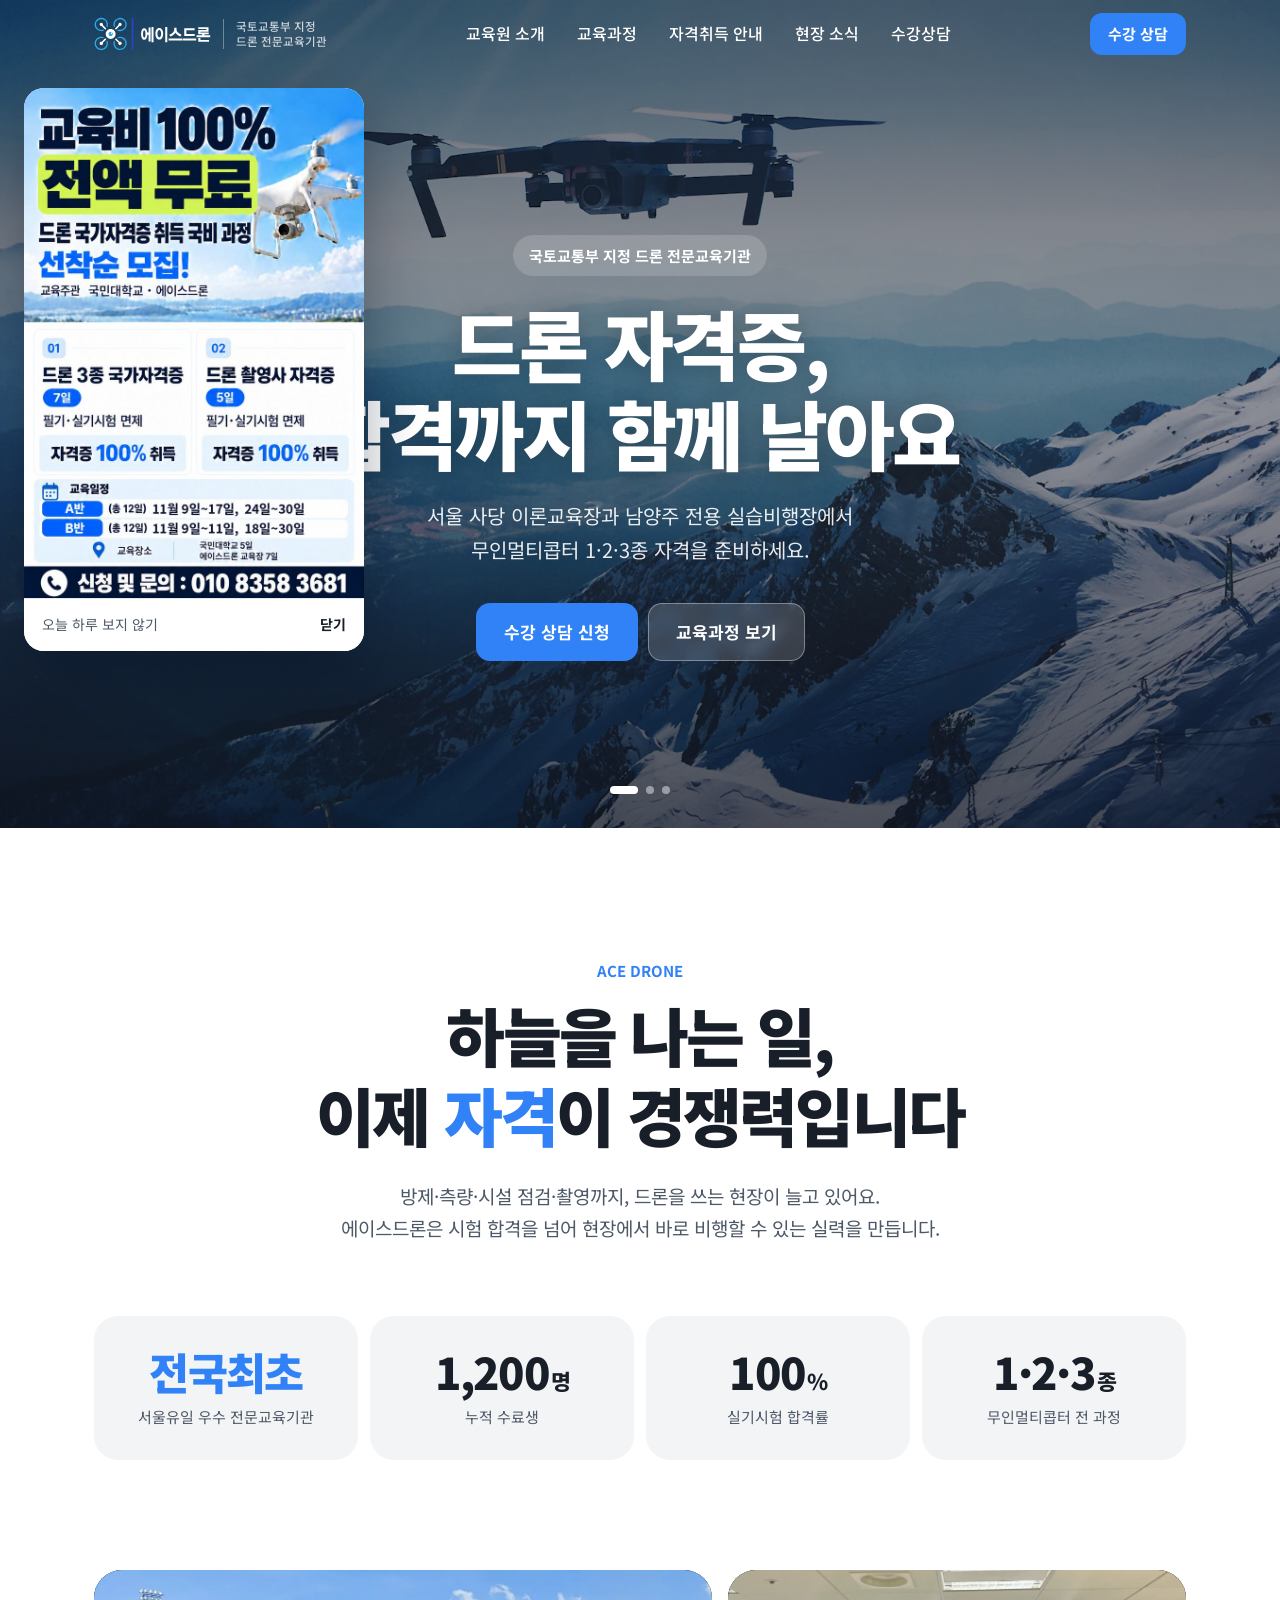
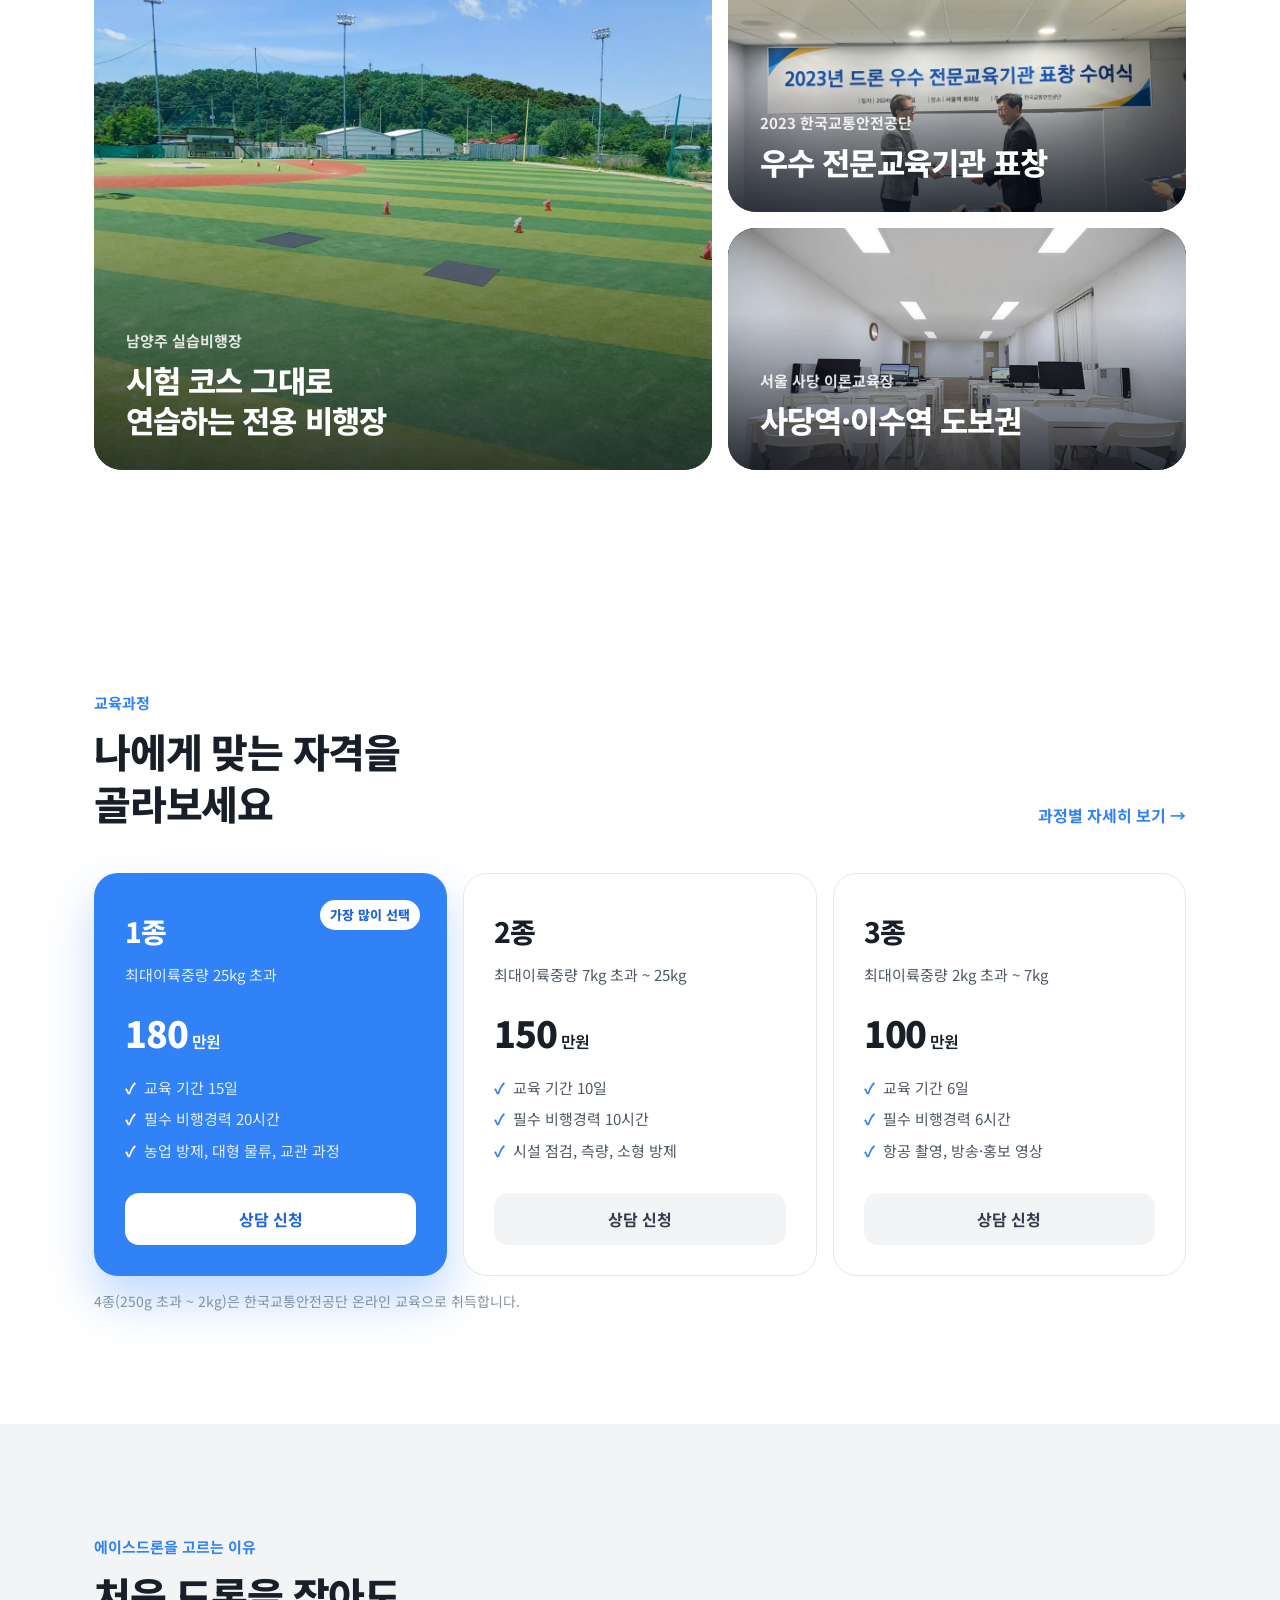
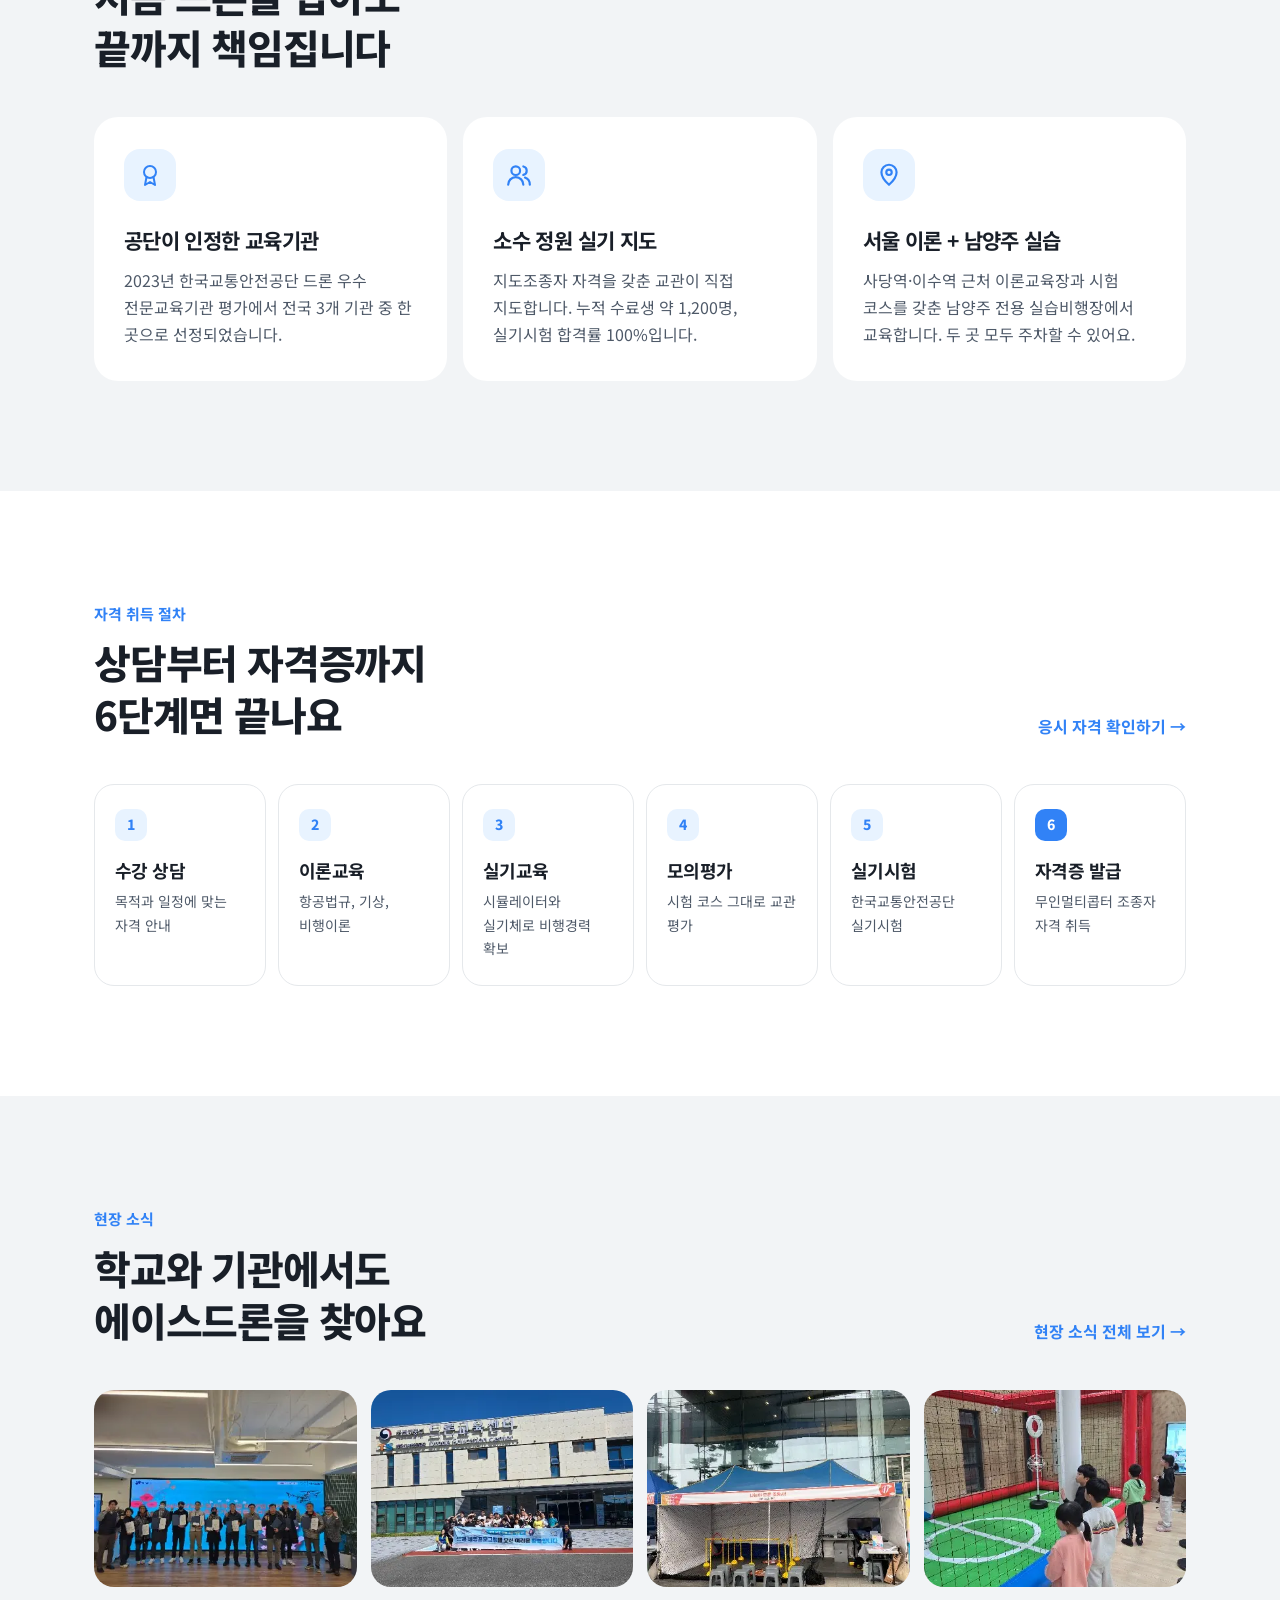
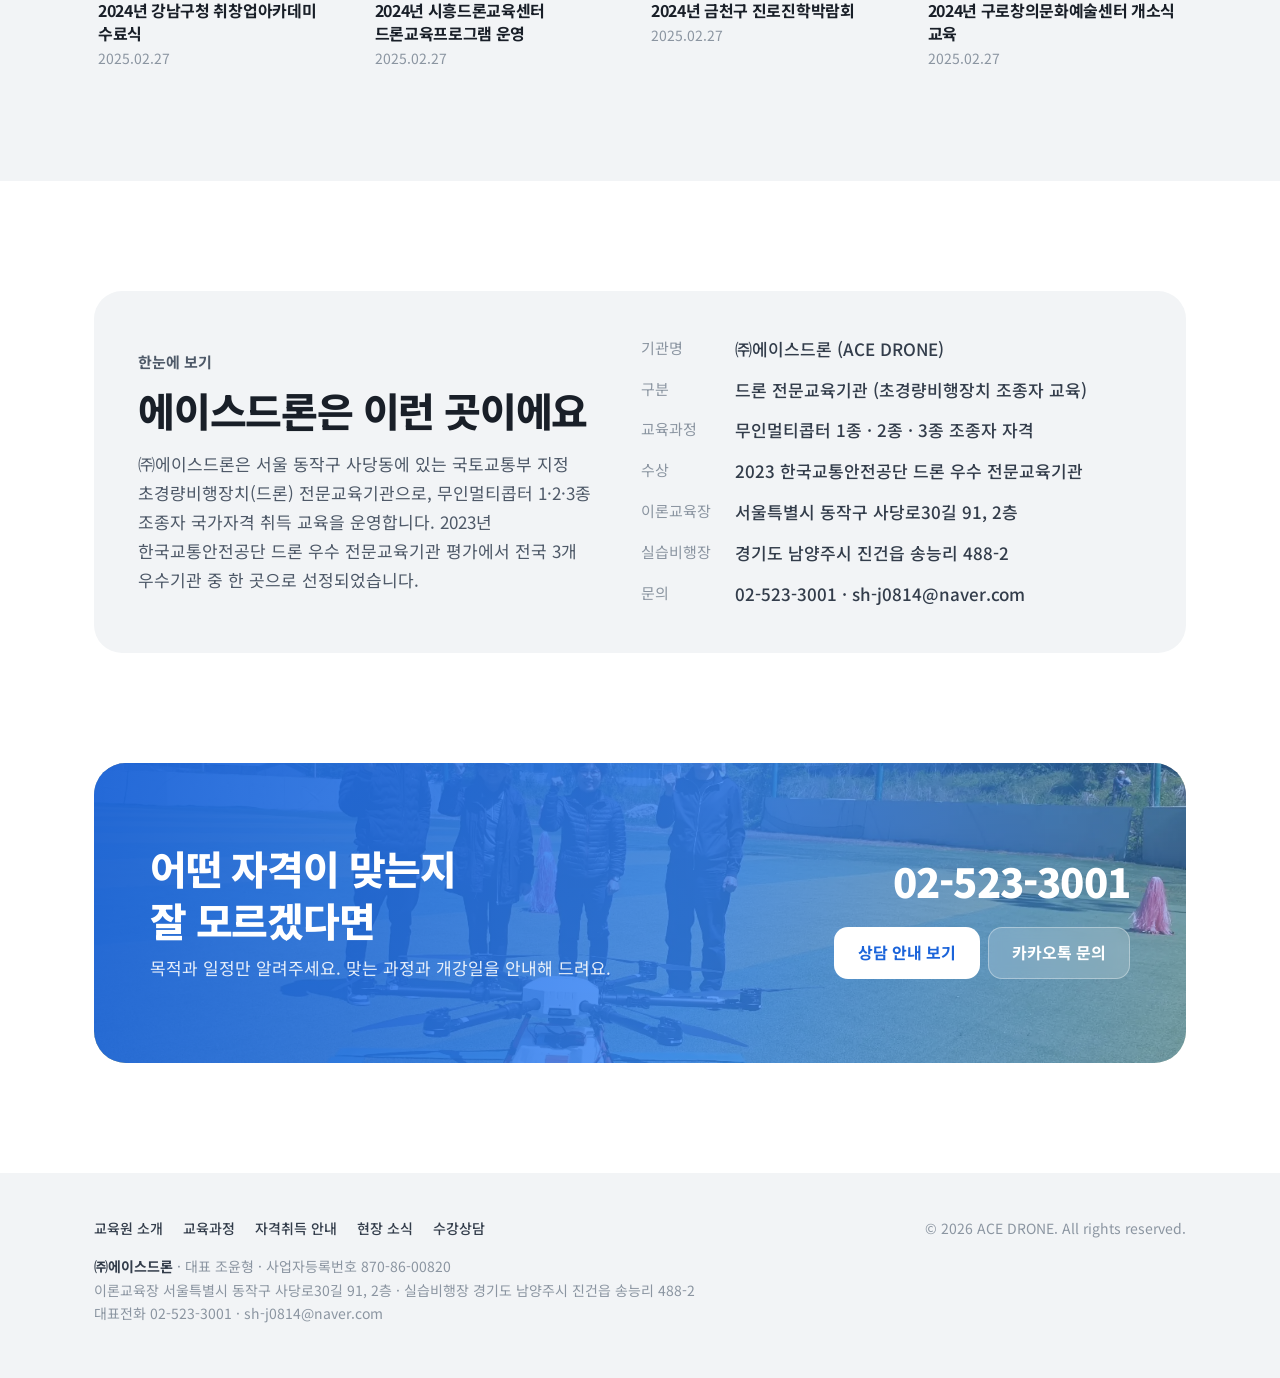
<file: docs/index.html>
<!doctype html>
<html lang="ko">
<head>
<meta charset="utf-8">
<meta name="viewport" content="width=device-width, initial-scale=1, viewport-fit=cover">
<title>에이스드론 교육원</title>
<meta name="claude:viewport-fit-sides" content="cover">
<meta name="naver-site-verification" content="5b5b9a02e9658df27cca956369ace3d30c6db346">
<meta name="google-site-verification" content="nsO2wRqofLVCr-JozCfUf1p5AFdo9hStCAKRzBdhAyA">
<meta name="description" content="서울 사당 국토교통부 지정 드론 전문교육기관. 무인멀티콥터 1·2·3종 자격 교육, 2023 공단 우수기관 선정.">
<link rel="canonical" href="https://www.xn--hy1bs0eh1l1id9rc.com/">
<meta property="og:type" content="website">
<meta property="og:site_name" content="에이스드론">
<meta property="og:title" content="에이스드론 교육원">
<meta property="og:description" content="서울 사당 국토교통부 지정 드론 전문교육기관. 무인멀티콥터 1·2·3종 자격 교육, 2023 공단 우수기관 선정.">
<meta property="og:url" content="https://www.xn--hy1bs0eh1l1id9rc.com/">
<meta property="og:locale" content="ko_KR">
<meta name="robots" content="index, follow">
<script type="application/ld+json">{"@context": "https://schema.org", "@graph": [{"@type": ["EducationalOrganization", "LocalBusiness"], "@id": "https://www.xn--hy1bs0eh1l1id9rc.com/#org", "founder": {"@type": "Person", "name": "조윤형"}, "taxID": "870-86-00820", "name": "㈜에이스드론", "alternateName": ["에이스드론", "에이스드론 교육원", "에이스드론 드론교육원", "ACE DRONE", "Ace Drone"], "url": "https://www.xn--hy1bs0eh1l1id9rc.com/", "email": "sh-j0814@naver.com", "description": "서울 사당 국토교통부 지정 드론 전문교육기관. 무인멀티콥터 1·2·3종 자격 교육, 2023 공단 우수기관 선정.", "award": "2023년 한국교통안전공단 드론 우수 전문교육기관", "knowsAbout": ["드론 자격증", "무인멀티콥터 조종자 자격", "초경량비행장치 조종자", "드론 전문교육기관", "드론 실기시험"], "areaServed": "KR", "image": "https://www.xn--hy1bs0eh1l1id9rc.com/images/office.jpg", "logo": "https://www.xn--hy1bs0eh1l1id9rc.com/images/logo.png", "location": [{"@type": "Place", "name": "에이스드론 이론교육장", "address": {"@type": "PostalAddress", "addressCountry": "KR", "addressRegion": "서울특별시", "addressLocality": "동작구", "streetAddress": "사당로30길 91, 2층"}}, {"@type": "Place", "name": "에이스드론 실습비행장", "address": {"@type": "PostalAddress", "addressCountry": "KR", "addressRegion": "경기도", "addressLocality": "남양주시", "streetAddress": "진건읍 송능리 488-2"}}], "amenityFeature": [{"@type": "LocationFeatureSpecification", "name": "주차 가능", "value": true}], "telephone": "+82-2-523-3001", "address": {"@type": "PostalAddress", "addressCountry": "KR", "addressRegion": "서울특별시", "addressLocality": "동작구", "streetAddress": "사당로30길 91, 2층"}, "sameAs": ["https://pf.kakao.com/_qxjSxaK"]}, {"@type": "WebSite", "@id": "https://www.xn--hy1bs0eh1l1id9rc.com/#site", "url": "https://www.xn--hy1bs0eh1l1id9rc.com/", "name": "에이스드론", "inLanguage": "ko-KR", "publisher": {"@id": "https://www.xn--hy1bs0eh1l1id9rc.com/#org"}}, {"@type": "Course", "name": "무인멀티콥터 1종 조종자 자격 과정", "description": "최대이륙중량 25kg 초과, 자체중량 150kg 이하 무인멀티콥터 조종자 국가자격 취득 과정. 필수 비행경력 20시간.", "provider": {"@id": "https://www.xn--hy1bs0eh1l1id9rc.com/#org"}, "inLanguage": "ko-KR", "educationalCredentialAwarded": "무인멀티콥터 1종 조종자 자격 (한국교통안전공단 발급)", "url": "https://www.xn--hy1bs0eh1l1id9rc.com/courses.html#grade1", "offers": {"@type": "Offer", "price": 1800000, "priceCurrency": "KRW", "category": "수강료"}, "timeRequired": "P15D"}, {"@type": "Course", "name": "무인멀티콥터 2종 조종자 자격 과정", "description": "최대이륙중량 7kg 초과 25kg 이하 무인멀티콥터 조종자 국가자격 취득 과정. 필수 비행경력 10시간.", "provider": {"@id": "https://www.xn--hy1bs0eh1l1id9rc.com/#org"}, "inLanguage": "ko-KR", "educationalCredentialAwarded": "무인멀티콥터 2종 조종자 자격 (한국교통안전공단 발급)", "url": "https://www.xn--hy1bs0eh1l1id9rc.com/courses.html#grade2", "offers": {"@type": "Offer", "price": 1500000, "priceCurrency": "KRW", "category": "수강료"}, "timeRequired": "P10D"}, {"@type": "Course", "name": "무인멀티콥터 3종 조종자 자격 과정", "description": "최대이륙중량 2kg 초과 7kg 이하 무인멀티콥터 조종자 국가자격 취득 과정. 필수 비행경력 6시간.", "provider": {"@id": "https://www.xn--hy1bs0eh1l1id9rc.com/#org"}, "inLanguage": "ko-KR", "educationalCredentialAwarded": "무인멀티콥터 3종 조종자 자격 (한국교통안전공단 발급)", "url": "https://www.xn--hy1bs0eh1l1id9rc.com/courses.html#grade3", "offers": {"@type": "Offer", "price": 1000000, "priceCurrency": "KRW", "category": "수강료"}, "timeRequired": "P6D"}]}</script>
<link rel="preconnect" href="https://fonts.googleapis.com">
<link rel="preconnect" href="https://fonts.gstatic.com" crossorigin>
<link rel="stylesheet" href="https://fonts.googleapis.com/css2?family=Noto+Sans+KR:wght@400;500;700;800;900&display=swap">
<link rel="stylesheet" href="style.css">
</head>
<body>
<header class="top over">
  <div class="wrap">
    <a class="brand" href="index.html" aria-label="에이스드론 처음으로"><svg class="logo" viewBox="36.8 33 83.4 24.2" role="img" aria-label="에이스드론"><title>에이스드론</title><path fill="currentColor" d="M 52.17 45.08 C 52.17 47.02 50.60 48.59 48.67 48.59 C 46.73 48.59 45.16 47.02 45.16 45.08 C 45.16 43.15 46.73 41.58 48.67 41.58 C 50.60 41.58 52.17 43.15 52.17 45.08 "/><path fill="#30a8e1" d="M 46.25 40.46 C 46.01 40.21 45.80 40.01 45.60 39.78 C 45.56 39.74 45.58 39.63 45.60 39.56 C 45.86 38.76 45.87 37.94 45.62 37.15 C 45.39 36.45 44.98 35.86 44.39 35.39 C 43.58 34.75 42.67 34.45 41.64 34.53 C 41.21 34.57 40.80 34.71 40.41 34.89 C 39.67 35.23 39.09 35.75 38.70 36.45 C 38.44 36.93 38.25 37.44 38.21 38.01 C 38.13 39.37 38.63 40.47 39.66 41.31 C 40.18 41.73 40.78 42.05 41.47 42.08 C 41.93 42.09 42.40 42.06 42.86 42.05 C 42.93 42.04 43.01 42.02 43.07 41.98 C 43.20 41.89 43.30 41.92 43.41 42.03 C 43.55 42.19 43.71 42.34 43.86 42.50 C 43.98 42.63 43.96 42.67 43.80 42.73 C 43.03 43.04 42.22 43.13 41.40 43.03 C 40.47 42.93 39.66 42.56 38.94 41.96 C 38.01 41.18 37.45 40.17 37.30 38.98 C 37.12 37.61 37.46 36.37 38.35 35.29 C 38.90 34.63 39.58 34.16 40.38 33.87 C 41.37 33.51 42.37 33.48 43.39 33.79 C 44.13 34.01 44.78 34.40 45.32 34.93 C 45.98 35.58 46.44 36.36 46.63 37.29 C 46.72 37.74 46.79 38.17 46.75 38.62 C 46.68 39.24 46.57 39.84 46.25 40.46 "/><path fill="#30a8e1" d="M 51.57 38.25 C 51.57 38.74 51.57 39.13 51.73 39.50 C 51.79 39.65 51.75 39.77 51.64 39.88 C 51.48 40.02 51.34 40.17 51.19 40.31 C 51.12 40.39 51.06 40.39 51.01 40.28 C 50.62 39.34 50.49 38.39 50.70 37.39 C 50.89 36.44 51.32 35.64 52.00 34.96 C 52.73 34.24 53.60 33.80 54.62 33.64 C 55.87 33.45 57.00 33.72 58.03 34.41 C 58.88 35 59.48 35.78 59.83 36.76 C 60.15 37.70 60.18 38.64 59.93 39.58 C 59.72 40.36 59.33 41.05 58.76 41.63 C 58.21 42.19 57.57 42.62 56.83 42.85 C 55.98 43.11 55.11 43.17 54.24 42.93 C 53.99 42.86 53.75 42.79 53.51 42.72 C 53.36 42.67 53.35 42.59 53.44 42.5 C 53.61 42.32 53.77 42.15 53.95 42 C 54.00 41.95 54.11 41.92 54.17 41.95 C 54.62 42.12 55.09 42.11 55.55 42.11 C 56.33 42.11 57.01 41.81 57.63 41.35 C 58.03 41.07 58.36 40.70 58.60 40.27 C 58.84 39.84 59.06 39.41 59.09 38.91 C 59.12 38.52 59.13 38.12 59.09 37.73 C 59.03 37.13 58.76 36.59 58.41 36.10 C 58.08 35.63 57.64 35.27 57.15 34.99 C 56.71 34.74 56.23 34.59 55.73 34.54 C 54.96 34.46 54.24 34.60 53.57 34.97 C 52.89 35.34 52.34 35.87 51.98 36.58 C 51.69 37.14 51.51 37.71 51.57 38.25 "/><path fill="#30a8e1" d="M 53.36 47.51 C 54.99 46.69 57.41 46.92 58.93 48.69 C 60.62 50.65 60.40 53.43 58.73 55.14 C 57.00 56.90 54.14 57.00 52.30 55.45 C 50.44 53.89 50.23 51.39 51.09 49.72 C 51.32 49.95 51.53 50.17 51.73 50.41 C 51.77 50.46 51.75 50.58 51.72 50.67 C 51.44 51.67 51.49 52.64 52.00 53.58 C 52.38 54.28 52.91 54.80 53.61 55.18 C 54.46 55.64 55.37 55.73 56.28 55.49 C 57.32 55.21 58.12 54.58 58.67 53.61 C 59.14 52.79 59.19 51.93 59.07 51.05 C 59 50.5 58.75 49.98 58.38 49.55 C 58.16 49.28 57.91 49.01 57.63 48.79 C 56.98 48.28 56.23 48 55.39 48 C 54.96 48 54.55 48.05 54.15 48.19 C 54.10 48.21 54.02 48.20 53.98 48.17 C 53.78 47.98 53.58 47.78 53.38 47.57 C 53.37 47.56 53.37 47.53 53.36 47.51 "/><path fill="#30a8e1" d="M 42 56.58 C 41.51 56.50 41.00 56.48 40.54 56.33 C 39.46 55.97 38.58 55.31 37.98 54.33 C 37.63 53.76 37.39 53.16 37.30 52.50 C 37.21 51.81 37.23 51.11 37.45 50.43 C 37.65 49.80 37.95 49.22 38.39 48.71 C 39.00 48.02 39.74 47.53 40.63 47.26 C 41.45 47.02 42.27 46.99 43.10 47.19 C 43.36 47.25 43.60 47.35 43.86 47.44 C 43.96 47.48 43.97 47.54 43.89 47.62 C 43.73 47.78 43.57 47.96 43.39 48.10 C 43.32 48.16 43.20 48.18 43.12 48.16 C 42.40 47.95 41.67 47.91 40.96 48.15 C 40.20 48.39 39.55 48.80 39.04 49.44 C 38.67 49.90 38.42 50.40 38.30 50.94 C 38.13 51.64 38.14 52.36 38.41 53.05 C 38.67 53.70 39.03 54.27 39.57 54.71 C 40.37 55.36 41.28 55.67 42.32 55.59 C 43.49 55.5 44.39 54.93 45.08 54.01 C 45.60 53.32 45.84 52.51 45.78 51.63 C 45.76 51.26 45.73 50.89 45.60 50.54 C 45.57 50.47 45.61 50.35 45.66 50.29 C 45.80 50.12 45.97 49.96 46.13 49.81 C 46.22 49.72 46.28 49.72 46.33 49.85 C 46.65 50.59 46.82 51.35 46.74 52.15 C 46.65 53.16 46.31 54.07 45.64 54.85 C 45.06 55.53 44.35 56.03 43.50 56.32 C 43.02 56.48 42.52 56.57 42.00 56.52 C 42.00 56.54 42 56.56 42 56.58 "/><path fill="currentColor" d="M 55.25 39.48 C 55.08 39.42 54.95 39.53 54.82 39.66 C 54.09 40.39 53.37 41.12 52.64 41.84 C 52.44 42.04 52.42 42.03 52.25 41.82 C 52.15 41.68 52.01 41.57 51.87 41.46 C 51.70 41.33 51.68 41.28 51.83 41.13 C 52.57 40.39 53.31 39.64 54.06 38.91 C 54.18 38.78 54.22 38.67 54.18 38.49 C 54.08 38.04 54.25 37.66 54.59 37.38 C 54.95 37.08 55.34 36.98 55.79 37.19 C 56.23 37.40 56.49 37.73 56.53 38.21 C 56.58 38.92 56.00 39.5 55.25 39.48 "/><path fill="currentColor" d="M 43.19 38.33 C 43.19 38.37 43.19 38.46 43.16 38.54 C 43.08 38.72 43.17 38.83 43.28 38.95 C 44.02 39.68 44.75 40.41 45.48 41.14 C 45.63 41.30 45.62 41.33 45.46 41.47 C 45.30 41.60 45.16 41.75 45.02 41.90 C 44.91 42.04 44.87 42.05 44.74 41.92 C 43.95 41.14 43.17 40.34 42.37 39.57 C 42.30 39.49 42.13 39.48 42.01 39.48 C 41.39 39.48 40.83 38.97 40.81 38.35 C 40.78 37.67 41.31 37.12 41.95 37.08 C 42.60 37.04 43.19 37.62 43.19 38.33 "/><path fill="currentColor" d="M 55.33 52.96 C 54.63 52.95 54.06 52.29 54.17 51.60 C 54.19 51.46 54.16 51.35 54.05 51.23 C 53.29 50.49 52.55 49.74 51.80 48.99 C 51.72 48.91 51.73 48.84 51.80 48.79 C 52.03 48.66 52.20 48.46 52.35 48.25 C 52.43 48.12 52.53 48.18 52.62 48.27 C 53.08 48.73 53.54 49.20 54.00 49.66 C 54.25 49.91 54.51 50.16 54.75 50.42 C 54.88 50.56 55.01 50.61 55.20 50.58 C 55.91 50.51 56.51 51.03 56.53 51.71 C 56.56 52.38 56 52.96 55.33 52.96 "/><path fill="currentColor" d="M 42.10 50.58 C 42.28 50.64 42.42 50.55 42.57 50.40 C 43.29 49.66 44.02 48.94 44.75 48.21 C 44.83 48.12 44.91 48.12 44.97 48.22 C 45.11 48.43 45.27 48.62 45.5 48.76 C 45.60 48.82 45.57 48.91 45.49 49 C 44.98 49.5 44.49 50 43.99 50.50 C 43.77 50.72 43.56 50.94 43.33 51.15 C 43.18 51.28 43.15 51.42 43.17 51.62 C 43.27 52.29 42.73 52.93 42.05 52.96 C 41.54 52.97 41.08 52.66 40.88 52.15 C 40.71 51.72 40.85 51.20 41.22 50.86 C 41.46 50.66 41.75 50.56 42.10 50.58 "/><path fill="var(--logo-hole, #fff)" d="M 48.67 47.29 C 47.5 47.37 46.44 46.25 46.45 45.07 C 46.46 43.87 47.55 42.87 48.67 42.87 C 49.87 42.87 50.91 43.97 50.90 45.12 C 50.89 46.20 49.88 47.37 48.67 47.29 M 48.67 46.60 C 49.5 46.65 50.21 45.90 50.19 45.08 C 50.16 44.23 49.52 43.59 48.67 43.58 C 47.75 43.57 47.18 44.34 47.15 45.02 C 47.11 45.92 47.85 46.65 48.67 46.60 "/><path fill="#30a8e1" d="M 48.67 46.60 C 47.85 46.65 47.11 45.92 47.15 45.02 C 47.18 44.34 47.75 43.57 48.67 43.58 C 49.52 43.59 50.16 44.23 50.19 45.08 C 50.21 45.90 49.49 46.65 48.67 46.60 M 49.20 44.09 C 49.00 44.08 48.79 44.28 48.80 44.48 C 48.80 44.68 48.99 44.88 49.18 44.89 C 49.36 44.89 49.58 44.68 49.59 44.5 C 49.60 44.31 49.39 44.10 49.20 44.09 "/><path fill="var(--logo-hole, #fff)" d="M 49.20 44.09 C 49.39 44.10 49.60 44.31 49.59 44.5 C 49.58 44.68 49.36 44.89 49.18 44.89 C 48.99 44.88 48.80 44.68 48.80 44.48 C 48.79 44.28 49.00 44.08 49.20 44.09 "/><path fill="#2f45c8" d="M 64.78 56.60 L 63.68 56.60 L 63.68 33.59 L 64.78 33.59 Z M 64.78 56.60 "/><path fill="currentColor" d="M 77.74 40.14 L 79.16 40.14 L 79.16 50.92 L 77.74 50.92 Z M 73.19 43.23 C 73.03 42.74 72.83 42.5 72.57 42.5 C 72.30 42.5 72.08 42.74 71.94 43.23 C 71.78 43.72 71.71 44.34 71.71 45.09 C 71.71 45.82 71.78 46.44 71.94 46.94 C 72.08 47.44 72.30 47.70 72.57 47.70 C 72.83 47.70 73.03 47.45 73.19 46.95 C 73.34 46.45 73.42 45.83 73.42 45.09 C 73.42 44.35 73.34 43.73 73.19 43.23 M 75.66 50.43 L 75.66 45.64 L 74.82 45.64 C 74.76 46.75 74.52 47.61 74.11 48.23 C 73.70 48.85 73.18 49.16 72.56 49.16 C 71.89 49.16 71.35 48.80 70.93 48.08 C 70.51 47.37 70.30 46.37 70.30 45.10 C 70.30 43.85 70.51 42.85 70.93 42.13 C 71.35 41.40 71.89 41.04 72.56 41.04 C 73.14 41.04 73.62 41.31 74.02 41.85 C 74.41 42.39 74.66 43.14 74.77 44.07 L 75.66 44.07 L 75.66 40.39 L 77.08 40.39 L 77.08 50.43 Z M 75.66 50.43 "/><path fill="currentColor" d="M 87.50 40.14 L 88.96 40.14 L 88.96 50.92 L 87.50 50.92 Z M 84.25 43.12 C 84.01 42.58 83.69 42.31 83.28 42.31 C 82.87 42.31 82.54 42.58 82.30 43.12 C 82.05 43.67 81.94 44.27 81.94 44.93 C 81.94 45.61 82.05 46.22 82.30 46.76 C 82.54 47.30 82.87 47.57 83.28 47.57 C 83.69 47.57 84.01 47.30 84.25 46.77 C 84.48 46.23 84.60 45.62 84.60 44.93 C 84.60 44.26 84.48 43.66 84.25 43.12 M 85.30 47.89 C 84.80 48.64 84.12 49.02 83.27 49.02 C 82.42 49.02 81.75 48.65 81.25 47.90 C 80.74 47.15 80.49 46.17 80.49 44.94 C 80.49 43.71 80.74 42.72 81.25 41.98 C 81.75 41.24 82.42 40.87 83.27 40.87 C 84.12 40.87 84.80 41.24 85.30 41.99 C 85.80 42.74 86.05 43.73 86.05 44.94 C 86.05 46.15 85.80 47.13 85.30 47.89 "/><path fill="currentColor" d="M 98.21 46.88 C 97.69 46.71 97.08 46.37 96.36 45.85 C 95.65 45.33 95.10 44.75 94.73 44.14 C 94.39 44.74 93.87 45.30 93.17 45.81 C 92.48 46.33 91.83 46.68 91.23 46.87 L 90.28 45.69 C 91.22 45.35 92.06 44.84 92.80 44.16 C 93.54 43.47 93.91 42.65 93.91 41.69 L 93.91 40.64 L 95.54 40.64 L 95.54 41.69 C 95.54 42.65 95.90 43.46 96.60 44.12 C 97.32 44.78 98.16 45.31 99.12 45.69 Z M 89.88 48.31 L 99.57 48.31 L 99.57 49.71 L 89.88 49.71 Z M 89.88 48.31 "/><path fill="currentColor" d="M 101.04 46.50 L 101.04 41.07 L 108.42 41.07 L 108.42 42.48 L 102.52 42.48 L 102.52 45.09 L 108.48 45.09 L 108.48 46.50 Z M 99.85 48.36 L 109.55 48.36 L 109.55 49.75 L 99.85 49.75 Z M 99.85 48.36 "/><path fill="currentColor" d="M 111.05 50.67 L 111.05 47.97 L 112.55 47.97 L 112.55 49.29 L 118.67 49.29 L 118.67 50.67 Z M 109.82 47.38 L 109.82 46.03 L 113.81 46.03 L 113.81 45.33 L 111.00 45.33 L 111.00 42.20 L 116.78 42.20 L 116.78 41.58 L 111.00 41.58 L 111.00 40.29 L 118.32 40.29 L 118.32 43.44 L 112.52 43.44 L 112.52 44.05 L 118.46 44.05 L 118.46 45.33 L 115.44 45.33 L 115.44 46.03 L 119.52 46.03 L 119.52 47.38 Z M 109.82 47.38 "/></svg><span class="brand-tag">국토교통부 지정<br>드론 전문교육기관</span></a>
    <nav aria-label="주요 메뉴"><ul class="gnb"><li><a href="about.html">교육원 소개</a><ul class="sub"><li><a href="about.html#greeting">인사말</a></li><li><a href="about.html#award">우수기관 선정</a></li><li><a href="about.html#facility">시설 안내</a></li></ul></li><li><a href="courses.html">교육과정</a><ul class="sub"><li><a href="courses.html#overview">과정 한눈에 보기</a></li><li><a href="courses.html#grade1">1종 과정</a></li><li><a href="courses.html#grade2">2종 과정</a></li><li><a href="courses.html#grade3">3종 과정</a></li></ul></li><li><a href="license.html">자격취득 안내</a><ul class="sub"><li><a href="license.html#process">취득 절차</a></li><li><a href="license.html#eligibility">응시 자격</a></li><li><a href="license.html#faq">자주 묻는 질문</a></li></ul></li><li><a href="gallery.html">현장 소식</a><ul class="sub"><li><a href="gallery.html#news">언론 보도</a></li><li><a href="gallery.html#events">교육·행사</a></li><li><a href="gallery.html#students">수료생</a></li><li><a href="gallery.html#places">교육장</a></li></ul></li><li><a href="contact.html">수강상담</a><ul class="sub"><li><a href="contact.html#consult">수강 상담</a></li><li><a href="contact.html#map">오시는 길</a></li></ul></li></ul></nav>
    <a class="btn top-cta" href="contact.html">수강 상담</a>
    <button class="menu-btn" type="button" aria-label="메뉴 열기" aria-expanded="false">☰</button>
  </div>
</header>
<main><div class="pop-dim"></div><div class="popups"><div class="popup" role="dialog" aria-label="교육비 100% 전액 무료 드론 국가자격증 국비 과정 선착순 모집 (국민대학교·에이스드론, 11월 A반·B반)" data-id="2026-11-gukbi"><a href="tel:010-8358-3681"><img class="pop-img" src="images/popup_nov.jpg" width="720" height="1080" alt="교육비 100% 전액 무료 드론 국가자격증 국비 과정 선착순 모집 (국민대학교·에이스드론, 11월 A반·B반)"></a><div class="pop-foot"><button type="button" data-act="today">오늘 하루 보지 않기</button><button type="button" data-act="close">닫기</button></div></div></div>
<section class="hero" aria-label="에이스드론 소개">
  <div class="slides">
    <figure class="slide on" style="--bg:url('images/hero-sky.webp');--bg-m:url('images/hero-sky-m.webp')"></figure>
    <figure class="slide" style="--bg:url('images/hero-award.webp');--bg-m:url('images/hero-award-m.webp')"></figure>
    <figure class="slide" style="--bg:url('images/hero-pilot.webp');--bg-m:url('images/hero-pilot-m.webp')"></figure>
  </div>
  <div class="hero-copy">
    <div class="wrap">
      <p class="hero-kicker" id="hero-kicker">국토교통부 지정 드론 전문교육기관</p>
      <h1 id="hero-title">드론 자격증,<br>합격까지 함께 날아요</h1>
      <p class="lead" id="hero-lead">서울 사당 이론교육장과 남양주 전용 실습비행장에서 <br>무인멀티콥터 1·2·3종 자격을 준비하세요.</p>
      <div class="actions"><a class="btn" href="contact.html">수강 상담 신청</a><a class="btn glass" href="courses.html">교육과정 보기</a></div>
    </div>
  </div>
  <div class="hero-dots"><button type="button" class="on" aria-label="1번 슬라이드"></button><button type="button" aria-label="2번 슬라이드"></button><button type="button" aria-label="3번 슬라이드"></button></div>
  <script type="application/json" id="hero-data">[["국토교통부 지정 드론 전문교육기관","드론 자격증,<br>합격까지 함께 날아요","서울 사당 이론교육장과 남양주 전용 실습비행장에서 <br>무인멀티콥터 1·2·3종 자격을 준비하세요."],["2023 한국교통안전공단 선정","전국최초 · 서울유일<br>드론 우수 전문교육기관","교육 인프라, 운영·관리, 제도 준수 평가에서 <br>전국 36개 지원 기관 중 우수기관으로 선정되었습니다."],["누적 수료생 약 1,200명","실기시험 합격률<br>100%","처음 드론을 잡는 분도 합격까지 끝까지 책임지고 지도합니다."]]</script>
</section>
<section class="statement"><div class="wrap">
  <p class="eyebrow">ACE DRONE</p>
  <h2>하늘을 나는 일,<br>이제 <em>자격</em>이 경쟁력입니다</h2>
  <p class="statement-sub">방제·측량·시설 점검·촬영까지, 드론을 쓰는 현장이 늘고 있어요.<br>에이스드론은 시험 합격을 넘어 현장에서 바로 비행할 수 있는 실력을 만듭니다.</p>
  <div class="big-stats">
    <div><b>전국최초</b><span>서울유일 우수 전문교육기관</span></div>
    <div><b>1,200<small>명</small></b><span>누적 수료생</span></div>
    <div><b>100<small>%</small></b><span>실기시험 합격률</span></div>
    <div><b>1·2·3<small>종</small></b><span>무인멀티콥터 전 과정</span></div>
  </div>
</div></section>
<section class="tiles-sec"><div class="wrap">
  <div class="tiles">
    <a class="tile t-big" href="about.html#facility" style="--bg:url('images/hero-field.webp')"><span class="tile-copy"><small>남양주 실습비행장</small><b>시험 코스 그대로<br>연습하는 전용 비행장</b></span></a>
    <a class="tile" href="about.html#award" style="--bg:url('images/hero-award.webp')"><span class="tile-copy"><small>2023 한국교통안전공단</small><b>우수 전문교육기관 표창</b></span></a>
    <a class="tile" href="about.html#facility" style="--bg:url('images/classroom.jpg')"><span class="tile-copy"><small>서울 사당 이론교육장</small><b>사당역·이수역 도보권</b></span></a>
  </div>
</div></section>
<section class="block"><div class="wrap">
  <div class="head"><div><p class="eyebrow">교육과정</p><h2>나에게 맞는 자격을<br>골라보세요</h2></div><a class="more" href="courses.html">과정별 자세히 보기 →</a></div>
  <div class="plans"><article class="plan best"><span class="badge">가장 많이 선택</span><h3>1종</h3><p class="w">최대이륙중량 25kg 초과</p><p class="price">180<small>만원</small></p><ul><li>교육 기간 15일</li><li>필수 비행경력 20시간</li><li>농업 방제, 대형 물류, 교관 과정</li></ul><a class="btn" href="contact.html">상담 신청</a></article><article class="plan"><h3>2종</h3><p class="w">최대이륙중량 7kg 초과 ~ 25kg</p><p class="price">150<small>만원</small></p><ul><li>교육 기간 10일</li><li>필수 비행경력 10시간</li><li>시설 점검, 측량, 소형 방제</li></ul><a class="btn ghost" href="contact.html">상담 신청</a></article><article class="plan"><h3>3종</h3><p class="w">최대이륙중량 2kg 초과 ~ 7kg</p><p class="price">100<small>만원</small></p><ul><li>교육 기간 6일</li><li>필수 비행경력 6시간</li><li>항공 촬영, 방송·홍보 영상</li></ul><a class="btn ghost" href="contact.html">상담 신청</a></article></div>
  <p class="note">4종(250g 초과 ~ 2kg)은 한국교통안전공단 온라인 교육으로 취득합니다.</p>
</div></section>
<section class="block gray"><div class="wrap">
  <div class="head"><div><p class="eyebrow">에이스드론을 고르는 이유</p><h2>처음 드론을 잡아도<br>끝까지 책임집니다</h2></div></div>
  <div class="features">
    <div class="feature"><span class="ic"><svg width="24" height="24" viewBox="0 0 24 24" fill="none" stroke="currentColor" stroke-width="2" stroke-linecap="round" stroke-linejoin="round" aria-hidden="true"><circle cx="12" cy="9" r="6"/><path d="M8.5 14 7 22l5-3 5 3-1.5-8"/></svg></span><h3>공단이 인정한 교육기관</h3><p>2023년 한국교통안전공단 드론 우수 전문교육기관 평가에서 전국 3개 기관 중 한 곳으로 선정되었습니다.</p></div>
    <div class="feature"><span class="ic"><svg width="26" height="26" viewBox="0 0 24 24" fill="none" stroke="currentColor" stroke-width="2" stroke-linecap="round" stroke-linejoin="round" aria-hidden="true"><circle cx="9" cy="8" r="4"/><path d="M2 21c0-3.9 3.1-7 7-7s7 3.1 7 7"/><path d="M16 4.1a4 4 0 0 1 0 7.8M22 21c0-3-1.8-5.6-4.5-6.6"/></svg></span><h3>소수 정원 실기 지도</h3><p>지도조종자 자격을 갖춘 교관이 직접 지도합니다. 누적 수료생 약 1,200명, 실기시험 합격률 100%입니다.</p></div>
    <div class="feature"><span class="ic"><svg width="26" height="26" viewBox="0 0 24 24" fill="none" stroke="currentColor" stroke-width="2" stroke-linecap="round" stroke-linejoin="round" aria-hidden="true"><path d="M12 21s-7-6.1-7-11.5A7 7 0 0 1 19 9.5C19 14.9 12 21 12 21z"/><circle cx="12" cy="9.5" r="2.5"/></svg></span><h3>서울 이론 + 남양주 실습</h3><p>사당역·이수역 근처 이론교육장과 시험 코스를 갖춘 남양주 전용 실습비행장에서 교육합니다. 두 곳 모두 주차할 수 있어요.</p></div>
  </div>
</div></section>
<section class="block"><div class="wrap">
  <div class="head"><div><p class="eyebrow">자격 취득 절차</p><h2>상담부터 자격증까지<br>6단계면 끝나요</h2></div><a class="more" href="license.html">응시 자격 확인하기 →</a></div>
  <ol class="steps">
    <li><span class="n">1</span><h3>수강 상담</h3><p>목적과 일정에 맞는 자격 안내</p></li>
    <li><span class="n">2</span><h3>이론교육</h3><p>항공법규, 기상, 비행이론</p></li>
    <li><span class="n">3</span><h3>실기교육</h3><p>시뮬레이터와 실기체로 비행경력 확보</p></li>
    <li><span class="n">4</span><h3>모의평가</h3><p>시험 코스 그대로 교관 평가</p></li>
    <li><span class="n">5</span><h3>실기시험</h3><p>한국교통안전공단 실기시험</p></li>
    <li><span class="n">6</span><h3>자격증 발급</h3><p>무인멀티콥터 조종자 자격 취득</p></li>
  </ol>
</div></section>
<section class="block gray"><div class="wrap">
  <div class="head"><div><p class="eyebrow">현장 소식</p><h2>학교와 기관에서도<br>에이스드론을 찾아요</h2></div><a class="more" href="gallery.html">현장 소식 전체 보기 →</a></div>
  <ul class="g-grid g-grid-4"><li><a class="g-card" href="gallery.html#events"><span class="g-img"><img src="images/gallery/g000.webp" alt="2024년 강남구청 취창업아카데미 수료식" loading="lazy" width="400" height="300"></span><span class="g-cap"><b>2024년 강남구청 취창업아카데미 수료식</b><span class="g-date">2025.02.27</span></span></a></li><li><a class="g-card" href="gallery.html#events"><span class="g-img"><img src="images/gallery/g001.webp" alt="2024년 시흥드론교육센터 드론교육프로그램 운영" loading="lazy" width="400" height="300"></span><span class="g-cap"><b>2024년 시흥드론교육센터 드론교육프로그램 운영</b><span class="g-date">2025.02.27</span></span></a></li><li><a class="g-card" href="gallery.html#events"><span class="g-img"><img src="images/gallery/g002.webp" alt="2024년 금천구 진로진학박람회" loading="lazy" width="400" height="300"></span><span class="g-cap"><b>2024년 금천구 진로진학박람회</b><span class="g-date">2025.02.27</span></span></a></li><li><a class="g-card" href="gallery.html#events"><span class="g-img"><img src="images/gallery/g003.webp" alt="2024년 구로창의문화예술센터 개소식 교육" loading="lazy" width="400" height="300"></span><span class="g-cap"><b>2024년 구로창의문화예술센터 개소식 교육</b><span class="g-date">2025.02.27</span></span></a></li></ul>
</div></section>
<section class="block"><div class="wrap">
  <div class="glance">
    <div><p class="eyebrow">한눈에 보기</p><h2>에이스드론은 이런 곳이에요</h2>
      <p>㈜에이스드론은 서울 동작구 사당동에 있는 국토교통부 지정 초경량비행장치(드론) 전문교육기관으로, 무인멀티콥터 1·2·3종 조종자 국가자격 취득 교육을 운영합니다. 2023년 한국교통안전공단 드론 우수 전문교육기관 평가에서 전국 3개 우수기관 중 한 곳으로 선정되었습니다.</p></div>
    <dl class="info">
      <dt>기관명</dt><dd>㈜에이스드론 (ACE DRONE)</dd>
      <dt>구분</dt><dd>드론 전문교육기관 (초경량비행장치 조종자 교육)</dd>
      <dt>교육과정</dt><dd>무인멀티콥터 1종 · 2종 · 3종 조종자 자격</dd>
      <dt>수상</dt><dd>2023 한국교통안전공단 드론 우수 전문교육기관</dd>
      <dt>이론교육장</dt><dd>서울특별시 동작구 사당로30길 91, 2층</dd>
      <dt>실습비행장</dt><dd>경기도 남양주시 진건읍 송능리 488-2</dd>
      <dt>문의</dt><dd>02-523-3001 · sh-j0814@naver.com</dd>
    </dl>
  </div>
</div></section>
</main>
<section class="cta-wrap"><div class="wrap">
  <div class="cta-card" style="--bg:url('images/hero-grads.webp')">
    <div><h2>어떤 자격이 맞는지<br>잘 모르겠다면</h2><p>목적과 일정만 알려주세요. 맞는 과정과 개강일을 안내해 드려요.</p></div>
    <div class="cta-actions"><a class="big" href="tel:02-523-3001">02-523-3001</a><div class="row"><a class="btn light" href="contact.html">상담 안내 보기</a><a class="btn glass" href="https://pf.kakao.com/_qxjSxaK" target="_blank" rel="noopener">카카오톡 문의</a></div></div>
  </div>
</div></section>
<footer>
  <div class="wrap">
    <div>
      <div class="links"><a href="about.html">교육원 소개</a><a href="courses.html">교육과정</a><a href="license.html">자격취득 안내</a><a href="gallery.html">현장 소식</a><a href="contact.html">수강상담</a></div>
      <p style="margin:14px 0 0"><b>㈜에이스드론</b> · 대표 조윤형 · 사업자등록번호 870-86-00820<br>이론교육장 서울특별시 동작구 사당로30길 91, 2층 · 실습비행장 경기도 남양주시 진건읍 송능리 488-2<br>대표전화 02-523-3001 · sh-j0814@naver.com</p>
    </div>
    <div>© 2026 ACE DRONE. All rights reserved.</div>
  </div>
</footer>
<script src="site.js"></script>
</body>
</html>
</file>
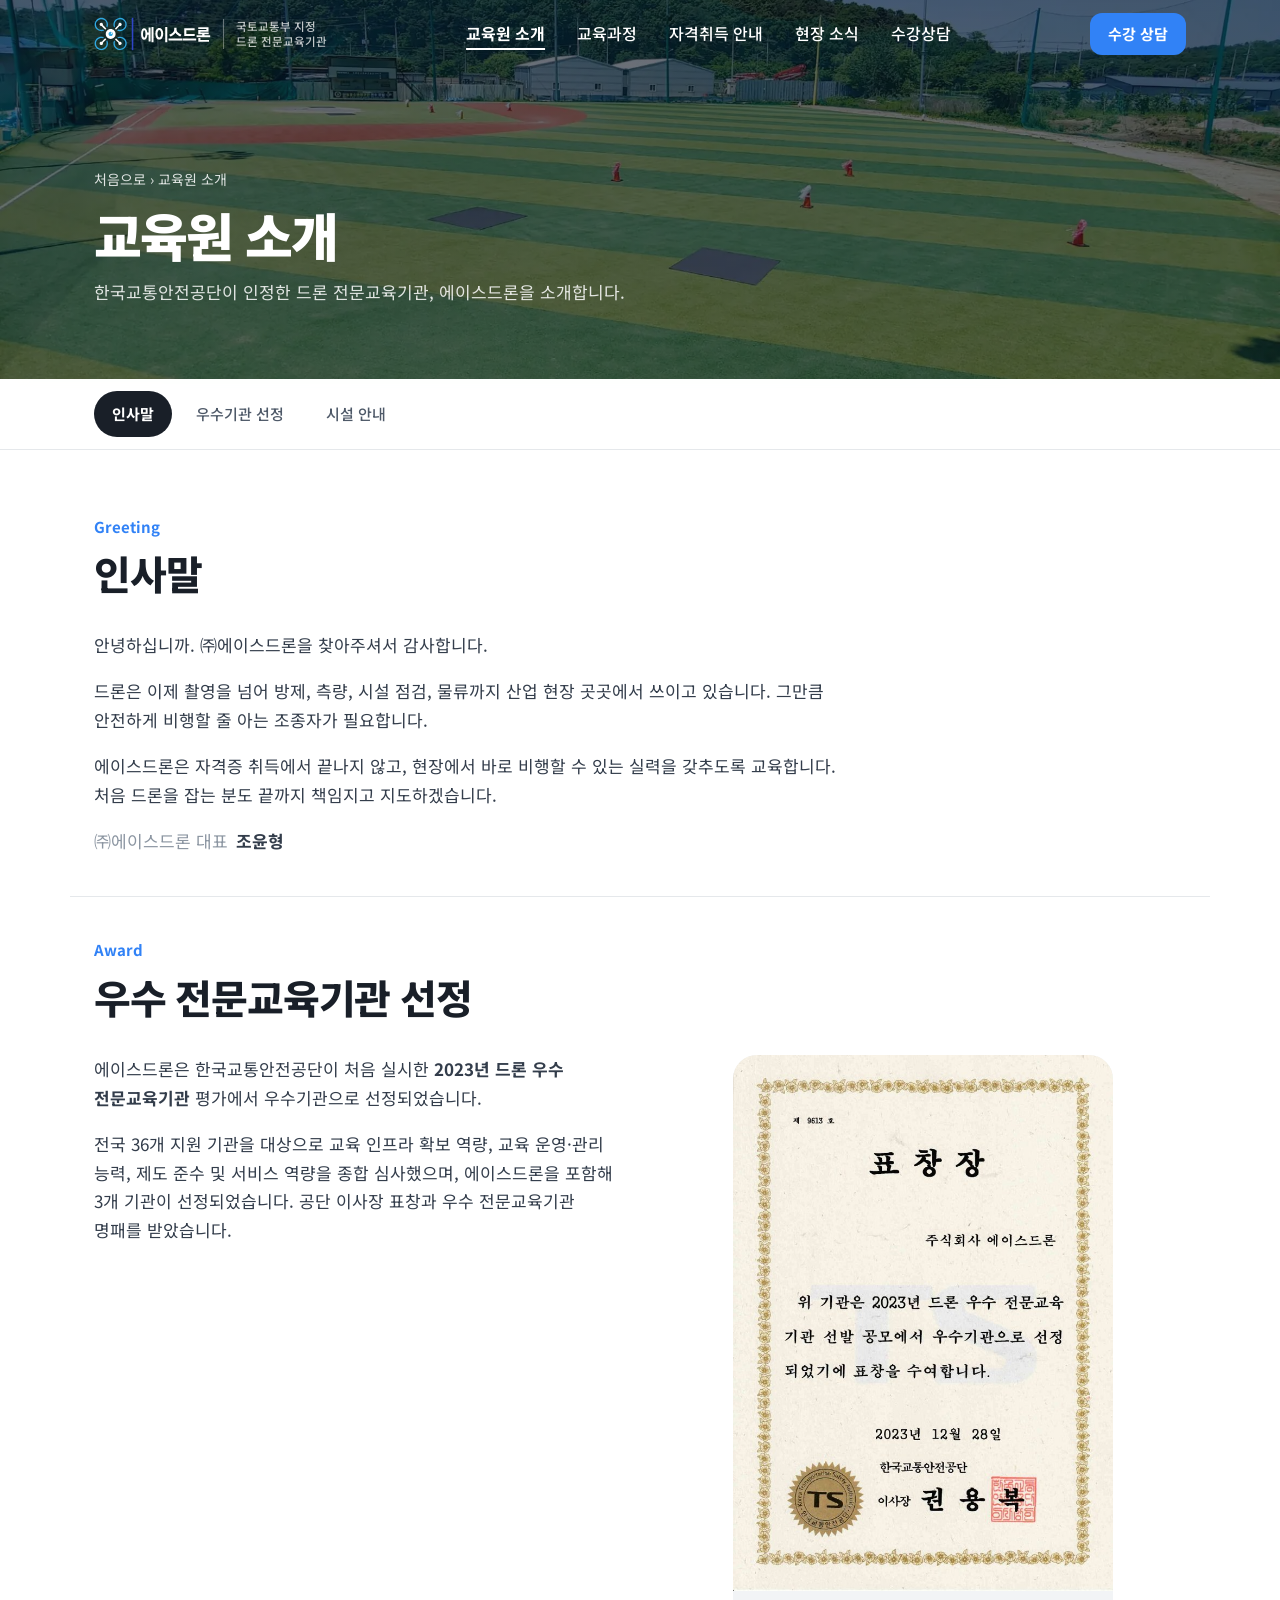
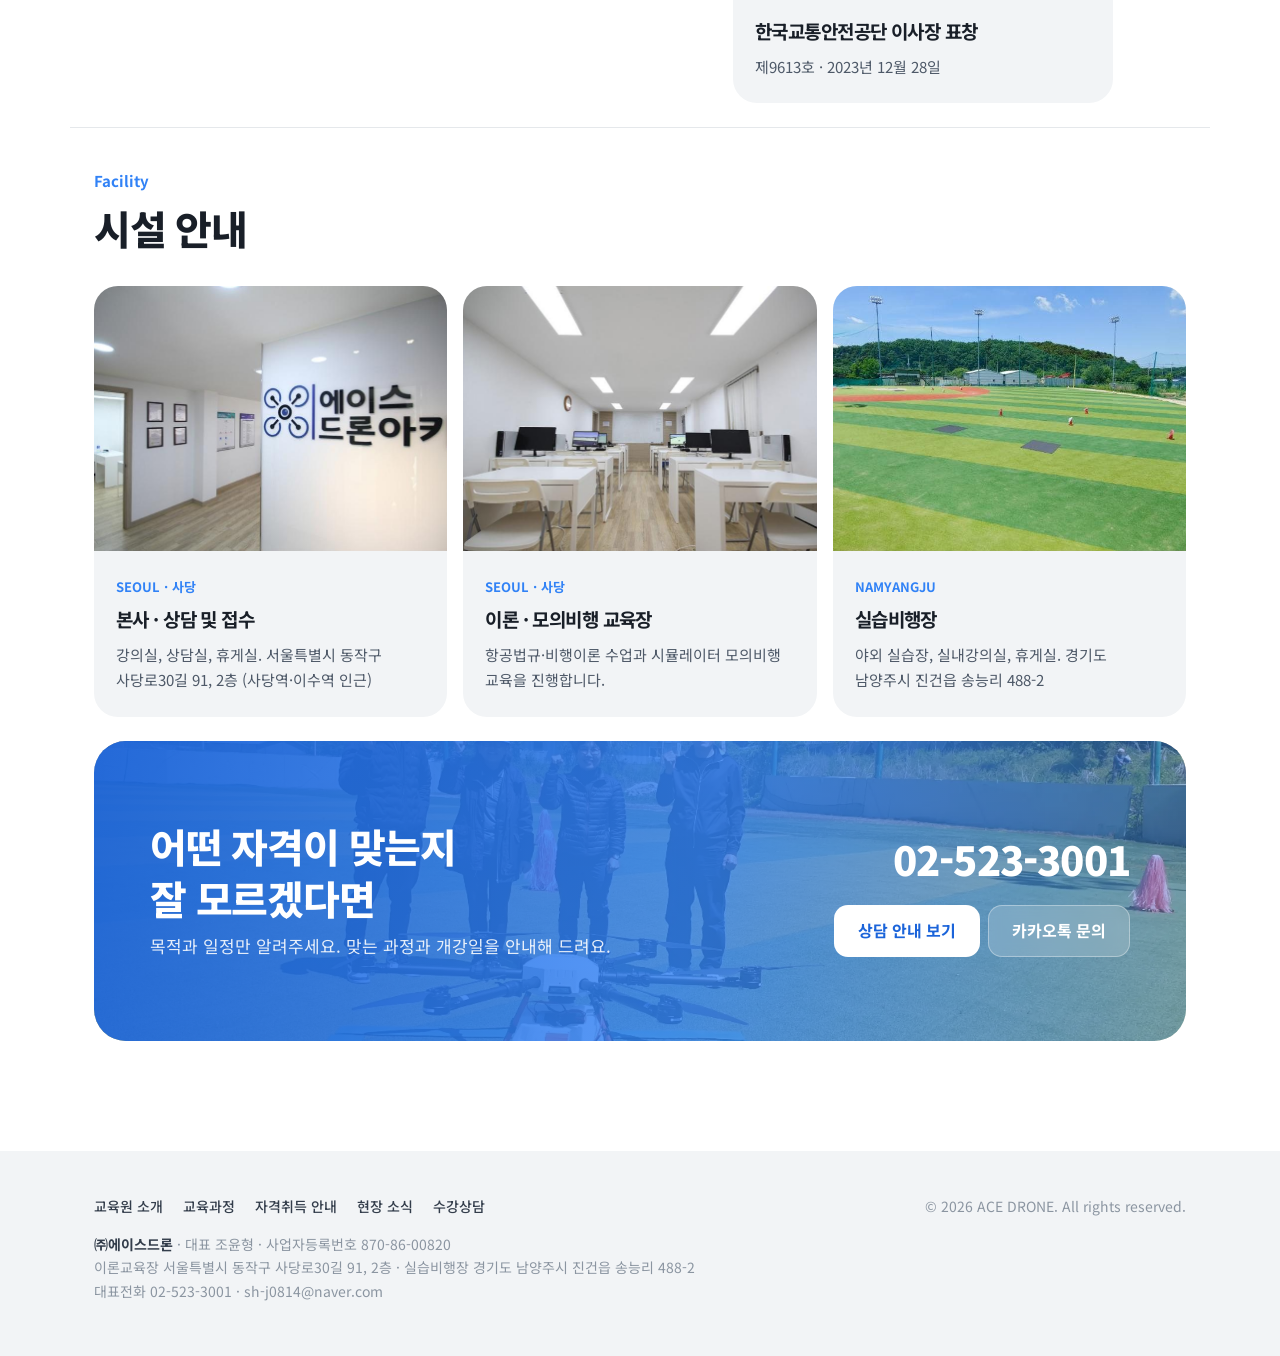
<file: docs/about.html>
<!doctype html>
<html lang="ko">
<head>
<meta charset="utf-8">
<meta name="viewport" content="width=device-width, initial-scale=1, viewport-fit=cover">
<title>교육원 소개 | 에이스드론</title>
<meta name="claude:viewport-fit-sides" content="cover">
<meta name="naver-site-verification" content="5b5b9a02e9658df27cca956369ace3d30c6db346">
<meta name="google-site-verification" content="nsO2wRqofLVCr-JozCfUf1p5AFdo9hStCAKRzBdhAyA">
<meta name="description" content="2023 한국교통안전공단 드론 우수 전문교육기관 에이스드론 소개. 서울 사당 이론교육장과 남양주 실습비행장 시설 안내.">
<link rel="canonical" href="https://www.xn--hy1bs0eh1l1id9rc.com/about.html">
<meta property="og:type" content="website">
<meta property="og:site_name" content="에이스드론">
<meta property="og:title" content="교육원 소개 | 에이스드론">
<meta property="og:description" content="2023 한국교통안전공단 드론 우수 전문교육기관 에이스드론 소개. 서울 사당 이론교육장과 남양주 실습비행장 시설 안내.">
<meta property="og:url" content="https://www.xn--hy1bs0eh1l1id9rc.com/about.html">
<meta property="og:locale" content="ko_KR">
<meta name="robots" content="index, follow">
<script type="application/ld+json">{"@context": "https://schema.org", "@graph": [{"@type": ["EducationalOrganization", "LocalBusiness"], "@id": "https://www.xn--hy1bs0eh1l1id9rc.com/#org", "founder": {"@type": "Person", "name": "조윤형"}, "taxID": "870-86-00820", "name": "㈜에이스드론", "alternateName": ["에이스드론", "에이스드론 교육원", "에이스드론 드론교육원", "ACE DRONE", "Ace Drone"], "url": "https://www.xn--hy1bs0eh1l1id9rc.com/", "email": "sh-j0814@naver.com", "description": "서울 사당 국토교통부 지정 드론 전문교육기관. 무인멀티콥터 1·2·3종 자격 교육, 2023 공단 우수기관 선정.", "award": "2023년 한국교통안전공단 드론 우수 전문교육기관", "knowsAbout": ["드론 자격증", "무인멀티콥터 조종자 자격", "초경량비행장치 조종자", "드론 전문교육기관", "드론 실기시험"], "areaServed": "KR", "image": "https://www.xn--hy1bs0eh1l1id9rc.com/images/office.jpg", "logo": "https://www.xn--hy1bs0eh1l1id9rc.com/images/logo.png", "location": [{"@type": "Place", "name": "에이스드론 이론교육장", "address": {"@type": "PostalAddress", "addressCountry": "KR", "addressRegion": "서울특별시", "addressLocality": "동작구", "streetAddress": "사당로30길 91, 2층"}}, {"@type": "Place", "name": "에이스드론 실습비행장", "address": {"@type": "PostalAddress", "addressCountry": "KR", "addressRegion": "경기도", "addressLocality": "남양주시", "streetAddress": "진건읍 송능리 488-2"}}], "amenityFeature": [{"@type": "LocationFeatureSpecification", "name": "주차 가능", "value": true}], "telephone": "+82-2-523-3001", "address": {"@type": "PostalAddress", "addressCountry": "KR", "addressRegion": "서울특별시", "addressLocality": "동작구", "streetAddress": "사당로30길 91, 2층"}, "sameAs": ["https://pf.kakao.com/_qxjSxaK"]}, {"@type": "BreadcrumbList", "itemListElement": [{"@type": "ListItem", "position": 1, "name": "에이스드론", "item": "https://www.xn--hy1bs0eh1l1id9rc.com/"}, {"@type": "ListItem", "position": 2, "name": "교육원 소개 | 에이스드론", "item": "https://www.xn--hy1bs0eh1l1id9rc.com/about.html"}]}]}</script>
<link rel="preconnect" href="https://fonts.googleapis.com">
<link rel="preconnect" href="https://fonts.gstatic.com" crossorigin>
<link rel="stylesheet" href="https://fonts.googleapis.com/css2?family=Noto+Sans+KR:wght@400;500;700;800;900&display=swap">
<link rel="stylesheet" href="style.css">
</head>
<body>
<header class="top over">
  <div class="wrap">
    <a class="brand" href="index.html" aria-label="에이스드론 처음으로"><svg class="logo" viewBox="36.8 33 83.4 24.2" role="img" aria-label="에이스드론"><title>에이스드론</title><path fill="currentColor" d="M 52.17 45.08 C 52.17 47.02 50.60 48.59 48.67 48.59 C 46.73 48.59 45.16 47.02 45.16 45.08 C 45.16 43.15 46.73 41.58 48.67 41.58 C 50.60 41.58 52.17 43.15 52.17 45.08 "/><path fill="#30a8e1" d="M 46.25 40.46 C 46.01 40.21 45.80 40.01 45.60 39.78 C 45.56 39.74 45.58 39.63 45.60 39.56 C 45.86 38.76 45.87 37.94 45.62 37.15 C 45.39 36.45 44.98 35.86 44.39 35.39 C 43.58 34.75 42.67 34.45 41.64 34.53 C 41.21 34.57 40.80 34.71 40.41 34.89 C 39.67 35.23 39.09 35.75 38.70 36.45 C 38.44 36.93 38.25 37.44 38.21 38.01 C 38.13 39.37 38.63 40.47 39.66 41.31 C 40.18 41.73 40.78 42.05 41.47 42.08 C 41.93 42.09 42.40 42.06 42.86 42.05 C 42.93 42.04 43.01 42.02 43.07 41.98 C 43.20 41.89 43.30 41.92 43.41 42.03 C 43.55 42.19 43.71 42.34 43.86 42.50 C 43.98 42.63 43.96 42.67 43.80 42.73 C 43.03 43.04 42.22 43.13 41.40 43.03 C 40.47 42.93 39.66 42.56 38.94 41.96 C 38.01 41.18 37.45 40.17 37.30 38.98 C 37.12 37.61 37.46 36.37 38.35 35.29 C 38.90 34.63 39.58 34.16 40.38 33.87 C 41.37 33.51 42.37 33.48 43.39 33.79 C 44.13 34.01 44.78 34.40 45.32 34.93 C 45.98 35.58 46.44 36.36 46.63 37.29 C 46.72 37.74 46.79 38.17 46.75 38.62 C 46.68 39.24 46.57 39.84 46.25 40.46 "/><path fill="#30a8e1" d="M 51.57 38.25 C 51.57 38.74 51.57 39.13 51.73 39.50 C 51.79 39.65 51.75 39.77 51.64 39.88 C 51.48 40.02 51.34 40.17 51.19 40.31 C 51.12 40.39 51.06 40.39 51.01 40.28 C 50.62 39.34 50.49 38.39 50.70 37.39 C 50.89 36.44 51.32 35.64 52.00 34.96 C 52.73 34.24 53.60 33.80 54.62 33.64 C 55.87 33.45 57.00 33.72 58.03 34.41 C 58.88 35 59.48 35.78 59.83 36.76 C 60.15 37.70 60.18 38.64 59.93 39.58 C 59.72 40.36 59.33 41.05 58.76 41.63 C 58.21 42.19 57.57 42.62 56.83 42.85 C 55.98 43.11 55.11 43.17 54.24 42.93 C 53.99 42.86 53.75 42.79 53.51 42.72 C 53.36 42.67 53.35 42.59 53.44 42.5 C 53.61 42.32 53.77 42.15 53.95 42 C 54.00 41.95 54.11 41.92 54.17 41.95 C 54.62 42.12 55.09 42.11 55.55 42.11 C 56.33 42.11 57.01 41.81 57.63 41.35 C 58.03 41.07 58.36 40.70 58.60 40.27 C 58.84 39.84 59.06 39.41 59.09 38.91 C 59.12 38.52 59.13 38.12 59.09 37.73 C 59.03 37.13 58.76 36.59 58.41 36.10 C 58.08 35.63 57.64 35.27 57.15 34.99 C 56.71 34.74 56.23 34.59 55.73 34.54 C 54.96 34.46 54.24 34.60 53.57 34.97 C 52.89 35.34 52.34 35.87 51.98 36.58 C 51.69 37.14 51.51 37.71 51.57 38.25 "/><path fill="#30a8e1" d="M 53.36 47.51 C 54.99 46.69 57.41 46.92 58.93 48.69 C 60.62 50.65 60.40 53.43 58.73 55.14 C 57.00 56.90 54.14 57.00 52.30 55.45 C 50.44 53.89 50.23 51.39 51.09 49.72 C 51.32 49.95 51.53 50.17 51.73 50.41 C 51.77 50.46 51.75 50.58 51.72 50.67 C 51.44 51.67 51.49 52.64 52.00 53.58 C 52.38 54.28 52.91 54.80 53.61 55.18 C 54.46 55.64 55.37 55.73 56.28 55.49 C 57.32 55.21 58.12 54.58 58.67 53.61 C 59.14 52.79 59.19 51.93 59.07 51.05 C 59 50.5 58.75 49.98 58.38 49.55 C 58.16 49.28 57.91 49.01 57.63 48.79 C 56.98 48.28 56.23 48 55.39 48 C 54.96 48 54.55 48.05 54.15 48.19 C 54.10 48.21 54.02 48.20 53.98 48.17 C 53.78 47.98 53.58 47.78 53.38 47.57 C 53.37 47.56 53.37 47.53 53.36 47.51 "/><path fill="#30a8e1" d="M 42 56.58 C 41.51 56.50 41.00 56.48 40.54 56.33 C 39.46 55.97 38.58 55.31 37.98 54.33 C 37.63 53.76 37.39 53.16 37.30 52.50 C 37.21 51.81 37.23 51.11 37.45 50.43 C 37.65 49.80 37.95 49.22 38.39 48.71 C 39.00 48.02 39.74 47.53 40.63 47.26 C 41.45 47.02 42.27 46.99 43.10 47.19 C 43.36 47.25 43.60 47.35 43.86 47.44 C 43.96 47.48 43.97 47.54 43.89 47.62 C 43.73 47.78 43.57 47.96 43.39 48.10 C 43.32 48.16 43.20 48.18 43.12 48.16 C 42.40 47.95 41.67 47.91 40.96 48.15 C 40.20 48.39 39.55 48.80 39.04 49.44 C 38.67 49.90 38.42 50.40 38.30 50.94 C 38.13 51.64 38.14 52.36 38.41 53.05 C 38.67 53.70 39.03 54.27 39.57 54.71 C 40.37 55.36 41.28 55.67 42.32 55.59 C 43.49 55.5 44.39 54.93 45.08 54.01 C 45.60 53.32 45.84 52.51 45.78 51.63 C 45.76 51.26 45.73 50.89 45.60 50.54 C 45.57 50.47 45.61 50.35 45.66 50.29 C 45.80 50.12 45.97 49.96 46.13 49.81 C 46.22 49.72 46.28 49.72 46.33 49.85 C 46.65 50.59 46.82 51.35 46.74 52.15 C 46.65 53.16 46.31 54.07 45.64 54.85 C 45.06 55.53 44.35 56.03 43.50 56.32 C 43.02 56.48 42.52 56.57 42.00 56.52 C 42.00 56.54 42 56.56 42 56.58 "/><path fill="currentColor" d="M 55.25 39.48 C 55.08 39.42 54.95 39.53 54.82 39.66 C 54.09 40.39 53.37 41.12 52.64 41.84 C 52.44 42.04 52.42 42.03 52.25 41.82 C 52.15 41.68 52.01 41.57 51.87 41.46 C 51.70 41.33 51.68 41.28 51.83 41.13 C 52.57 40.39 53.31 39.64 54.06 38.91 C 54.18 38.78 54.22 38.67 54.18 38.49 C 54.08 38.04 54.25 37.66 54.59 37.38 C 54.95 37.08 55.34 36.98 55.79 37.19 C 56.23 37.40 56.49 37.73 56.53 38.21 C 56.58 38.92 56.00 39.5 55.25 39.48 "/><path fill="currentColor" d="M 43.19 38.33 C 43.19 38.37 43.19 38.46 43.16 38.54 C 43.08 38.72 43.17 38.83 43.28 38.95 C 44.02 39.68 44.75 40.41 45.48 41.14 C 45.63 41.30 45.62 41.33 45.46 41.47 C 45.30 41.60 45.16 41.75 45.02 41.90 C 44.91 42.04 44.87 42.05 44.74 41.92 C 43.95 41.14 43.17 40.34 42.37 39.57 C 42.30 39.49 42.13 39.48 42.01 39.48 C 41.39 39.48 40.83 38.97 40.81 38.35 C 40.78 37.67 41.31 37.12 41.95 37.08 C 42.60 37.04 43.19 37.62 43.19 38.33 "/><path fill="currentColor" d="M 55.33 52.96 C 54.63 52.95 54.06 52.29 54.17 51.60 C 54.19 51.46 54.16 51.35 54.05 51.23 C 53.29 50.49 52.55 49.74 51.80 48.99 C 51.72 48.91 51.73 48.84 51.80 48.79 C 52.03 48.66 52.20 48.46 52.35 48.25 C 52.43 48.12 52.53 48.18 52.62 48.27 C 53.08 48.73 53.54 49.20 54.00 49.66 C 54.25 49.91 54.51 50.16 54.75 50.42 C 54.88 50.56 55.01 50.61 55.20 50.58 C 55.91 50.51 56.51 51.03 56.53 51.71 C 56.56 52.38 56 52.96 55.33 52.96 "/><path fill="currentColor" d="M 42.10 50.58 C 42.28 50.64 42.42 50.55 42.57 50.40 C 43.29 49.66 44.02 48.94 44.75 48.21 C 44.83 48.12 44.91 48.12 44.97 48.22 C 45.11 48.43 45.27 48.62 45.5 48.76 C 45.60 48.82 45.57 48.91 45.49 49 C 44.98 49.5 44.49 50 43.99 50.50 C 43.77 50.72 43.56 50.94 43.33 51.15 C 43.18 51.28 43.15 51.42 43.17 51.62 C 43.27 52.29 42.73 52.93 42.05 52.96 C 41.54 52.97 41.08 52.66 40.88 52.15 C 40.71 51.72 40.85 51.20 41.22 50.86 C 41.46 50.66 41.75 50.56 42.10 50.58 "/><path fill="var(--logo-hole, #fff)" d="M 48.67 47.29 C 47.5 47.37 46.44 46.25 46.45 45.07 C 46.46 43.87 47.55 42.87 48.67 42.87 C 49.87 42.87 50.91 43.97 50.90 45.12 C 50.89 46.20 49.88 47.37 48.67 47.29 M 48.67 46.60 C 49.5 46.65 50.21 45.90 50.19 45.08 C 50.16 44.23 49.52 43.59 48.67 43.58 C 47.75 43.57 47.18 44.34 47.15 45.02 C 47.11 45.92 47.85 46.65 48.67 46.60 "/><path fill="#30a8e1" d="M 48.67 46.60 C 47.85 46.65 47.11 45.92 47.15 45.02 C 47.18 44.34 47.75 43.57 48.67 43.58 C 49.52 43.59 50.16 44.23 50.19 45.08 C 50.21 45.90 49.49 46.65 48.67 46.60 M 49.20 44.09 C 49.00 44.08 48.79 44.28 48.80 44.48 C 48.80 44.68 48.99 44.88 49.18 44.89 C 49.36 44.89 49.58 44.68 49.59 44.5 C 49.60 44.31 49.39 44.10 49.20 44.09 "/><path fill="var(--logo-hole, #fff)" d="M 49.20 44.09 C 49.39 44.10 49.60 44.31 49.59 44.5 C 49.58 44.68 49.36 44.89 49.18 44.89 C 48.99 44.88 48.80 44.68 48.80 44.48 C 48.79 44.28 49.00 44.08 49.20 44.09 "/><path fill="#2f45c8" d="M 64.78 56.60 L 63.68 56.60 L 63.68 33.59 L 64.78 33.59 Z M 64.78 56.60 "/><path fill="currentColor" d="M 77.74 40.14 L 79.16 40.14 L 79.16 50.92 L 77.74 50.92 Z M 73.19 43.23 C 73.03 42.74 72.83 42.5 72.57 42.5 C 72.30 42.5 72.08 42.74 71.94 43.23 C 71.78 43.72 71.71 44.34 71.71 45.09 C 71.71 45.82 71.78 46.44 71.94 46.94 C 72.08 47.44 72.30 47.70 72.57 47.70 C 72.83 47.70 73.03 47.45 73.19 46.95 C 73.34 46.45 73.42 45.83 73.42 45.09 C 73.42 44.35 73.34 43.73 73.19 43.23 M 75.66 50.43 L 75.66 45.64 L 74.82 45.64 C 74.76 46.75 74.52 47.61 74.11 48.23 C 73.70 48.85 73.18 49.16 72.56 49.16 C 71.89 49.16 71.35 48.80 70.93 48.08 C 70.51 47.37 70.30 46.37 70.30 45.10 C 70.30 43.85 70.51 42.85 70.93 42.13 C 71.35 41.40 71.89 41.04 72.56 41.04 C 73.14 41.04 73.62 41.31 74.02 41.85 C 74.41 42.39 74.66 43.14 74.77 44.07 L 75.66 44.07 L 75.66 40.39 L 77.08 40.39 L 77.08 50.43 Z M 75.66 50.43 "/><path fill="currentColor" d="M 87.50 40.14 L 88.96 40.14 L 88.96 50.92 L 87.50 50.92 Z M 84.25 43.12 C 84.01 42.58 83.69 42.31 83.28 42.31 C 82.87 42.31 82.54 42.58 82.30 43.12 C 82.05 43.67 81.94 44.27 81.94 44.93 C 81.94 45.61 82.05 46.22 82.30 46.76 C 82.54 47.30 82.87 47.57 83.28 47.57 C 83.69 47.57 84.01 47.30 84.25 46.77 C 84.48 46.23 84.60 45.62 84.60 44.93 C 84.60 44.26 84.48 43.66 84.25 43.12 M 85.30 47.89 C 84.80 48.64 84.12 49.02 83.27 49.02 C 82.42 49.02 81.75 48.65 81.25 47.90 C 80.74 47.15 80.49 46.17 80.49 44.94 C 80.49 43.71 80.74 42.72 81.25 41.98 C 81.75 41.24 82.42 40.87 83.27 40.87 C 84.12 40.87 84.80 41.24 85.30 41.99 C 85.80 42.74 86.05 43.73 86.05 44.94 C 86.05 46.15 85.80 47.13 85.30 47.89 "/><path fill="currentColor" d="M 98.21 46.88 C 97.69 46.71 97.08 46.37 96.36 45.85 C 95.65 45.33 95.10 44.75 94.73 44.14 C 94.39 44.74 93.87 45.30 93.17 45.81 C 92.48 46.33 91.83 46.68 91.23 46.87 L 90.28 45.69 C 91.22 45.35 92.06 44.84 92.80 44.16 C 93.54 43.47 93.91 42.65 93.91 41.69 L 93.91 40.64 L 95.54 40.64 L 95.54 41.69 C 95.54 42.65 95.90 43.46 96.60 44.12 C 97.32 44.78 98.16 45.31 99.12 45.69 Z M 89.88 48.31 L 99.57 48.31 L 99.57 49.71 L 89.88 49.71 Z M 89.88 48.31 "/><path fill="currentColor" d="M 101.04 46.50 L 101.04 41.07 L 108.42 41.07 L 108.42 42.48 L 102.52 42.48 L 102.52 45.09 L 108.48 45.09 L 108.48 46.50 Z M 99.85 48.36 L 109.55 48.36 L 109.55 49.75 L 99.85 49.75 Z M 99.85 48.36 "/><path fill="currentColor" d="M 111.05 50.67 L 111.05 47.97 L 112.55 47.97 L 112.55 49.29 L 118.67 49.29 L 118.67 50.67 Z M 109.82 47.38 L 109.82 46.03 L 113.81 46.03 L 113.81 45.33 L 111.00 45.33 L 111.00 42.20 L 116.78 42.20 L 116.78 41.58 L 111.00 41.58 L 111.00 40.29 L 118.32 40.29 L 118.32 43.44 L 112.52 43.44 L 112.52 44.05 L 118.46 44.05 L 118.46 45.33 L 115.44 45.33 L 115.44 46.03 L 119.52 46.03 L 119.52 47.38 Z M 109.82 47.38 "/></svg><span class="brand-tag">국토교통부 지정<br>드론 전문교육기관</span></a>
    <nav aria-label="주요 메뉴"><ul class="gnb"><li><a href="about.html" aria-current="page">교육원 소개</a><ul class="sub"><li><a href="about.html#greeting">인사말</a></li><li><a href="about.html#award">우수기관 선정</a></li><li><a href="about.html#facility">시설 안내</a></li></ul></li><li><a href="courses.html">교육과정</a><ul class="sub"><li><a href="courses.html#overview">과정 한눈에 보기</a></li><li><a href="courses.html#grade1">1종 과정</a></li><li><a href="courses.html#grade2">2종 과정</a></li><li><a href="courses.html#grade3">3종 과정</a></li></ul></li><li><a href="license.html">자격취득 안내</a><ul class="sub"><li><a href="license.html#process">취득 절차</a></li><li><a href="license.html#eligibility">응시 자격</a></li><li><a href="license.html#faq">자주 묻는 질문</a></li></ul></li><li><a href="gallery.html">현장 소식</a><ul class="sub"><li><a href="gallery.html#news">언론 보도</a></li><li><a href="gallery.html#events">교육·행사</a></li><li><a href="gallery.html#students">수료생</a></li><li><a href="gallery.html#places">교육장</a></li></ul></li><li><a href="contact.html">수강상담</a><ul class="sub"><li><a href="contact.html#consult">수강 상담</a></li><li><a href="contact.html#map">오시는 길</a></li></ul></li></ul></nav>
    <a class="btn top-cta" href="contact.html">수강 상담</a>
    <button class="menu-btn" type="button" aria-label="메뉴 열기" aria-expanded="false">☰</button>
  </div>
</header>
<main><section class="page-hero" style="--bg:url('images/hero-field.webp')">
  <div class="wrap">
    <div class="crumbs"><a href="index.html">처음으로</a> › 교육원 소개</div>
    <h1>교육원 소개</h1>
    <p>한국교통안전공단이 인정한 드론 전문교육기관, 에이스드론을 소개합니다.</p>
  </div>
</section><div class="subnav-bar"><div class="wrap"><nav class="subnav" aria-label="교육원 소개 하위 메뉴"><a href="#greeting" class="on">인사말</a><a href="#award">우수기관 선정</a><a href="#facility">시설 안내</a></nav></div></div><section class="anchor" id="greeting"><div class="wrap" style="padding-block:64px 24px">
  <div class="section-title"><h2>인사말</h2><p class="eyebrow">Greeting</p></div>
  <div class="prose">
  <p>안녕하십니까. ㈜에이스드론을 찾아주셔서 감사합니다.</p>
  <p>드론은 이제 촬영을 넘어 방제, 측량, 시설 점검, 물류까지 산업 현장 곳곳에서 쓰이고 있습니다. 그만큼 안전하게 비행할 줄 아는 조종자가 필요합니다.</p>
  <p>에이스드론은 자격증 취득에서 끝나지 않고, 현장에서 바로 비행할 수 있는 실력을 갖추도록 교육합니다. 처음 드론을 잡는 분도 끝까지 책임지고 지도하겠습니다.</p>
  <p class="signature"><span>㈜에이스드론 대표</span>조윤형</p>
</div>
</div></section><section class="anchor" id="award"><div class="wrap" style="padding-block:40px 24px">
  <div class="section-title"><h2>우수 전문교육기관 선정</h2><p class="eyebrow">Award</p></div>
  <div class="contact">
  <div class="prose">
    <p>에이스드론은 한국교통안전공단이 처음 실시한 <b>2023년 드론 우수 전문교육기관</b> 평가에서 우수기관으로 선정되었습니다.</p>
    <p>전국 36개 지원 기관을 대상으로 교육 인프라 확보 역량, 교육 운영·관리 능력, 제도 준수 및 서비스 역량을 종합 심사했으며, 에이스드론을 포함해 3개 기관이 선정되었습니다. 공단 이사장 표창과 우수 전문교육기관 명패를 받았습니다.</p>
  </div>
  <figure class="card award-card"><img src="images/award.jpg" width="700" height="989" alt="2023년 드론 우수 전문교육기관 선정 표창장, 한국교통안전공단 이사장, 2023년 12월 28일"><figcaption class="body"><h3>한국교통안전공단 이사장 표창</h3><p>제9613호 · 2023년 12월 28일</p></figcaption></figure>
</div>
</div></section><section class="anchor" id="facility"><div class="wrap" style="padding-block:40px 24px">
  <div class="section-title"><h2>시설 안내</h2><p class="eyebrow">Facility</p></div>
  <div class="cards"><figure class="card"><img class="ph" src="images/office.jpg" alt="에이스드론 본사 사무실 입구" loading="lazy"><figcaption class="body"><span class="role">SEOUL · 사당</span><h3>본사 · 상담 및 접수</h3><p>강의실, 상담실, 휴게실. 서울특별시 동작구 사당로30길 91, 2층 (사당역·이수역 인근)</p></figcaption></figure><figure class="card"><img class="ph" src="images/classroom.jpg" alt="이론 및 모의비행 교육장" loading="lazy"><figcaption class="body"><span class="role">SEOUL · 사당</span><h3>이론 · 모의비행 교육장</h3><p>항공법규·비행이론 수업과 시뮬레이터 모의비행 교육을 진행합니다.</p></figcaption></figure><figure class="card"><img class="ph" src="images/field.jpg" alt="남양주 실습비행장 전경" loading="lazy"><figcaption class="body"><span class="role">NAMYANGJU</span><h3>실습비행장</h3><p>야외 실습장, 실내강의실, 휴게실. 경기도 남양주시 진건읍 송능리 488-2</p></figcaption></figure></div>
</div></section></main>
<section class="cta-wrap"><div class="wrap">
  <div class="cta-card" style="--bg:url('images/hero-grads.webp')">
    <div><h2>어떤 자격이 맞는지<br>잘 모르겠다면</h2><p>목적과 일정만 알려주세요. 맞는 과정과 개강일을 안내해 드려요.</p></div>
    <div class="cta-actions"><a class="big" href="tel:02-523-3001">02-523-3001</a><div class="row"><a class="btn light" href="contact.html">상담 안내 보기</a><a class="btn glass" href="https://pf.kakao.com/_qxjSxaK" target="_blank" rel="noopener">카카오톡 문의</a></div></div>
  </div>
</div></section>
<footer>
  <div class="wrap">
    <div>
      <div class="links"><a href="about.html">교육원 소개</a><a href="courses.html">교육과정</a><a href="license.html">자격취득 안내</a><a href="gallery.html">현장 소식</a><a href="contact.html">수강상담</a></div>
      <p style="margin:14px 0 0"><b>㈜에이스드론</b> · 대표 조윤형 · 사업자등록번호 870-86-00820<br>이론교육장 서울특별시 동작구 사당로30길 91, 2층 · 실습비행장 경기도 남양주시 진건읍 송능리 488-2<br>대표전화 02-523-3001 · sh-j0814@naver.com</p>
    </div>
    <div>© 2026 ACE DRONE. All rights reserved.</div>
  </div>
</footer>
<script src="site.js"></script>
</body>
</html>
</file>
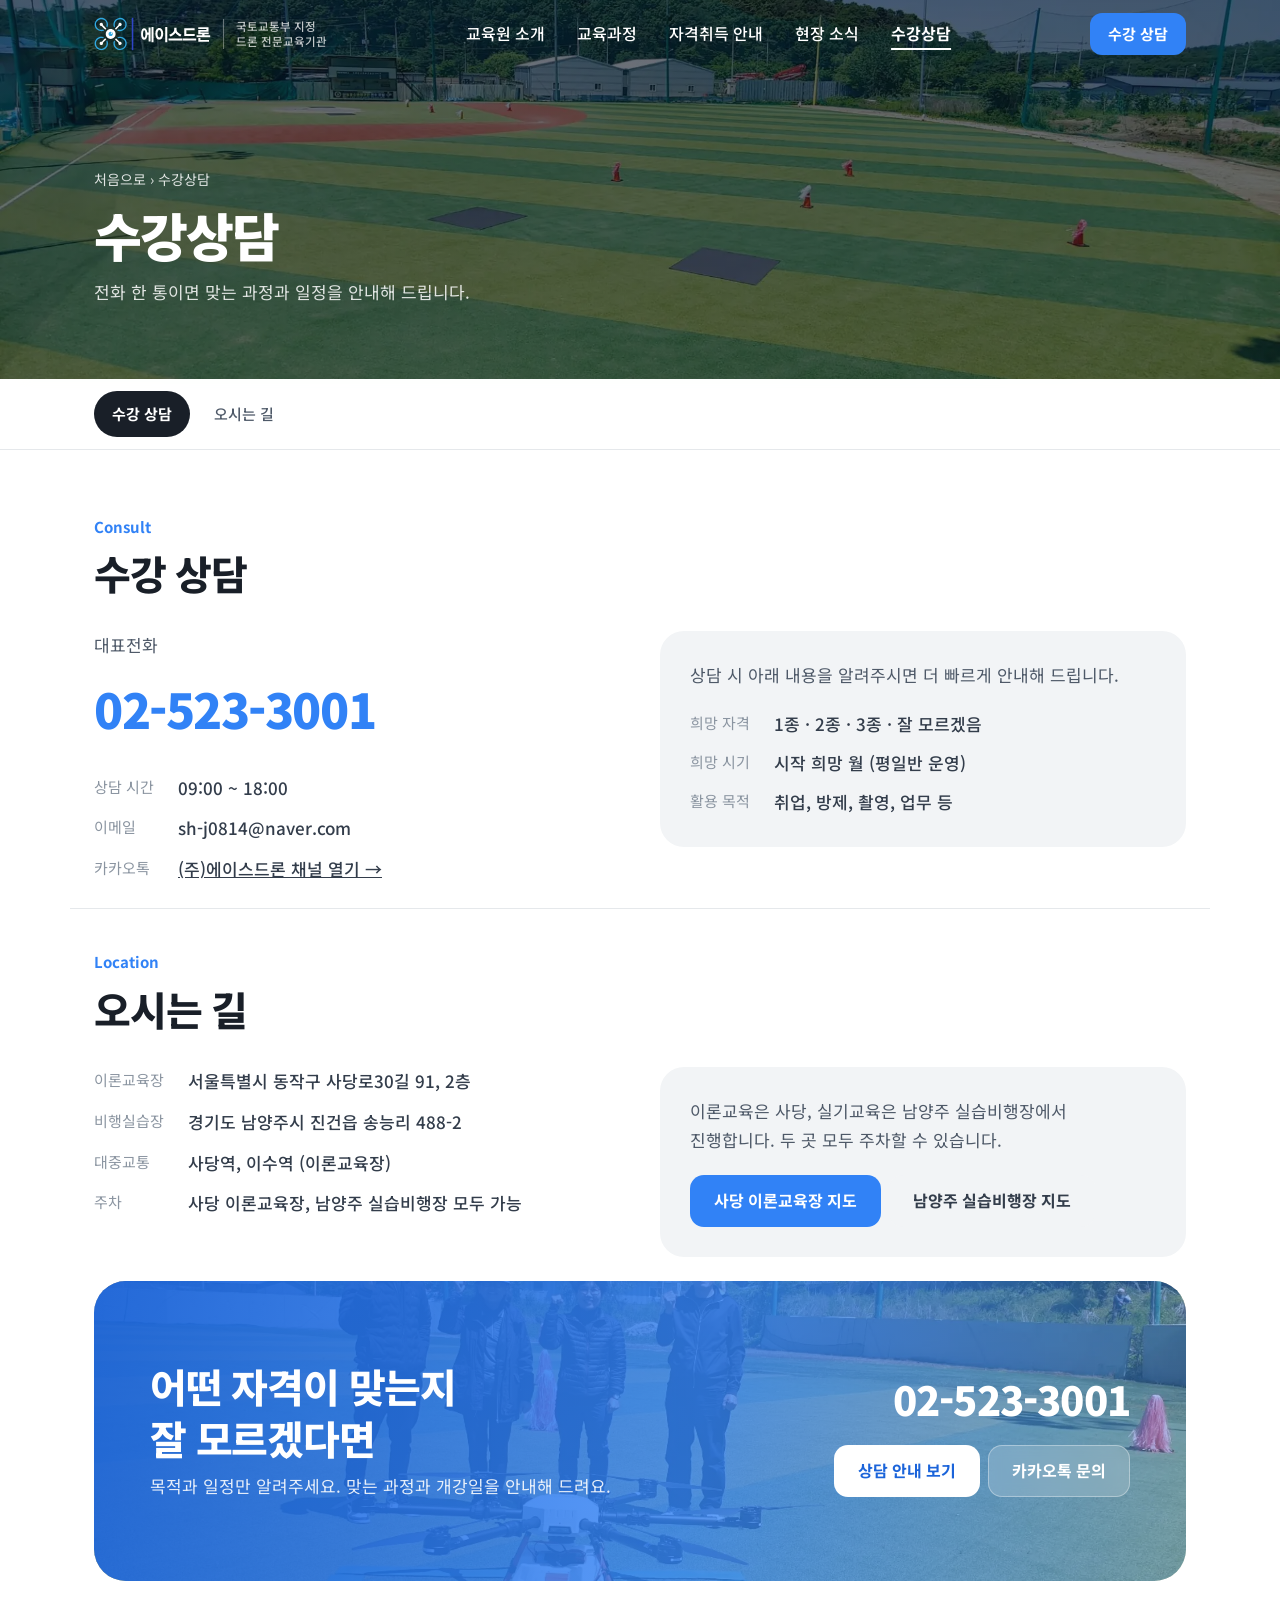
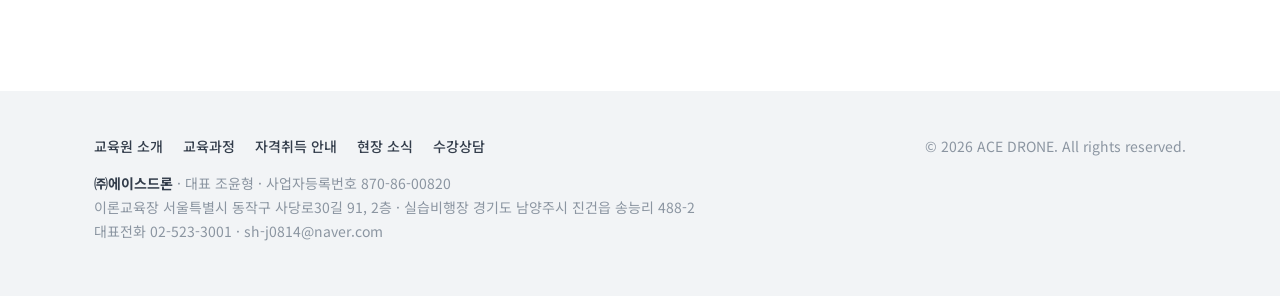
<file: docs/contact.html>
<!doctype html>
<html lang="ko">
<head>
<meta charset="utf-8">
<meta name="viewport" content="width=device-width, initial-scale=1, viewport-fit=cover">
<title>수강상담 | 에이스드론</title>
<meta name="claude:viewport-fit-sides" content="cover">
<meta name="naver-site-verification" content="5b5b9a02e9658df27cca956369ace3d30c6db346">
<meta name="google-site-verification" content="nsO2wRqofLVCr-JozCfUf1p5AFdo9hStCAKRzBdhAyA">
<meta name="description" content="에이스드론 수강 상담 02-523-3001(09~18시). 이론교육장 서울 사당, 실습비행장 경기 남양주.">
<link rel="canonical" href="https://www.xn--hy1bs0eh1l1id9rc.com/contact.html">
<meta property="og:type" content="website">
<meta property="og:site_name" content="에이스드론">
<meta property="og:title" content="수강상담 | 에이스드론">
<meta property="og:description" content="에이스드론 수강 상담 02-523-3001(09~18시). 이론교육장 서울 사당, 실습비행장 경기 남양주.">
<meta property="og:url" content="https://www.xn--hy1bs0eh1l1id9rc.com/contact.html">
<meta property="og:locale" content="ko_KR">
<meta name="robots" content="index, follow">
<script type="application/ld+json">{"@context": "https://schema.org", "@graph": [{"@type": ["EducationalOrganization", "LocalBusiness"], "@id": "https://www.xn--hy1bs0eh1l1id9rc.com/#org", "founder": {"@type": "Person", "name": "조윤형"}, "taxID": "870-86-00820", "name": "㈜에이스드론", "alternateName": ["에이스드론", "에이스드론 교육원", "에이스드론 드론교육원", "ACE DRONE", "Ace Drone"], "url": "https://www.xn--hy1bs0eh1l1id9rc.com/", "email": "sh-j0814@naver.com", "description": "서울 사당 국토교통부 지정 드론 전문교육기관. 무인멀티콥터 1·2·3종 자격 교육, 2023 공단 우수기관 선정.", "award": "2023년 한국교통안전공단 드론 우수 전문교육기관", "knowsAbout": ["드론 자격증", "무인멀티콥터 조종자 자격", "초경량비행장치 조종자", "드론 전문교육기관", "드론 실기시험"], "areaServed": "KR", "image": "https://www.xn--hy1bs0eh1l1id9rc.com/images/office.jpg", "logo": "https://www.xn--hy1bs0eh1l1id9rc.com/images/logo.png", "location": [{"@type": "Place", "name": "에이스드론 이론교육장", "address": {"@type": "PostalAddress", "addressCountry": "KR", "addressRegion": "서울특별시", "addressLocality": "동작구", "streetAddress": "사당로30길 91, 2층"}}, {"@type": "Place", "name": "에이스드론 실습비행장", "address": {"@type": "PostalAddress", "addressCountry": "KR", "addressRegion": "경기도", "addressLocality": "남양주시", "streetAddress": "진건읍 송능리 488-2"}}], "amenityFeature": [{"@type": "LocationFeatureSpecification", "name": "주차 가능", "value": true}], "telephone": "+82-2-523-3001", "address": {"@type": "PostalAddress", "addressCountry": "KR", "addressRegion": "서울특별시", "addressLocality": "동작구", "streetAddress": "사당로30길 91, 2층"}, "sameAs": ["https://pf.kakao.com/_qxjSxaK"]}, {"@type": "BreadcrumbList", "itemListElement": [{"@type": "ListItem", "position": 1, "name": "에이스드론", "item": "https://www.xn--hy1bs0eh1l1id9rc.com/"}, {"@type": "ListItem", "position": 2, "name": "수강상담 | 에이스드론", "item": "https://www.xn--hy1bs0eh1l1id9rc.com/contact.html"}]}]}</script>
<link rel="preconnect" href="https://fonts.googleapis.com">
<link rel="preconnect" href="https://fonts.gstatic.com" crossorigin>
<link rel="stylesheet" href="https://fonts.googleapis.com/css2?family=Noto+Sans+KR:wght@400;500;700;800;900&display=swap">
<link rel="stylesheet" href="style.css">
</head>
<body>
<header class="top over">
  <div class="wrap">
    <a class="brand" href="index.html" aria-label="에이스드론 처음으로"><svg class="logo" viewBox="36.8 33 83.4 24.2" role="img" aria-label="에이스드론"><title>에이스드론</title><path fill="currentColor" d="M 52.17 45.08 C 52.17 47.02 50.60 48.59 48.67 48.59 C 46.73 48.59 45.16 47.02 45.16 45.08 C 45.16 43.15 46.73 41.58 48.67 41.58 C 50.60 41.58 52.17 43.15 52.17 45.08 "/><path fill="#30a8e1" d="M 46.25 40.46 C 46.01 40.21 45.80 40.01 45.60 39.78 C 45.56 39.74 45.58 39.63 45.60 39.56 C 45.86 38.76 45.87 37.94 45.62 37.15 C 45.39 36.45 44.98 35.86 44.39 35.39 C 43.58 34.75 42.67 34.45 41.64 34.53 C 41.21 34.57 40.80 34.71 40.41 34.89 C 39.67 35.23 39.09 35.75 38.70 36.45 C 38.44 36.93 38.25 37.44 38.21 38.01 C 38.13 39.37 38.63 40.47 39.66 41.31 C 40.18 41.73 40.78 42.05 41.47 42.08 C 41.93 42.09 42.40 42.06 42.86 42.05 C 42.93 42.04 43.01 42.02 43.07 41.98 C 43.20 41.89 43.30 41.92 43.41 42.03 C 43.55 42.19 43.71 42.34 43.86 42.50 C 43.98 42.63 43.96 42.67 43.80 42.73 C 43.03 43.04 42.22 43.13 41.40 43.03 C 40.47 42.93 39.66 42.56 38.94 41.96 C 38.01 41.18 37.45 40.17 37.30 38.98 C 37.12 37.61 37.46 36.37 38.35 35.29 C 38.90 34.63 39.58 34.16 40.38 33.87 C 41.37 33.51 42.37 33.48 43.39 33.79 C 44.13 34.01 44.78 34.40 45.32 34.93 C 45.98 35.58 46.44 36.36 46.63 37.29 C 46.72 37.74 46.79 38.17 46.75 38.62 C 46.68 39.24 46.57 39.84 46.25 40.46 "/><path fill="#30a8e1" d="M 51.57 38.25 C 51.57 38.74 51.57 39.13 51.73 39.50 C 51.79 39.65 51.75 39.77 51.64 39.88 C 51.48 40.02 51.34 40.17 51.19 40.31 C 51.12 40.39 51.06 40.39 51.01 40.28 C 50.62 39.34 50.49 38.39 50.70 37.39 C 50.89 36.44 51.32 35.64 52.00 34.96 C 52.73 34.24 53.60 33.80 54.62 33.64 C 55.87 33.45 57.00 33.72 58.03 34.41 C 58.88 35 59.48 35.78 59.83 36.76 C 60.15 37.70 60.18 38.64 59.93 39.58 C 59.72 40.36 59.33 41.05 58.76 41.63 C 58.21 42.19 57.57 42.62 56.83 42.85 C 55.98 43.11 55.11 43.17 54.24 42.93 C 53.99 42.86 53.75 42.79 53.51 42.72 C 53.36 42.67 53.35 42.59 53.44 42.5 C 53.61 42.32 53.77 42.15 53.95 42 C 54.00 41.95 54.11 41.92 54.17 41.95 C 54.62 42.12 55.09 42.11 55.55 42.11 C 56.33 42.11 57.01 41.81 57.63 41.35 C 58.03 41.07 58.36 40.70 58.60 40.27 C 58.84 39.84 59.06 39.41 59.09 38.91 C 59.12 38.52 59.13 38.12 59.09 37.73 C 59.03 37.13 58.76 36.59 58.41 36.10 C 58.08 35.63 57.64 35.27 57.15 34.99 C 56.71 34.74 56.23 34.59 55.73 34.54 C 54.96 34.46 54.24 34.60 53.57 34.97 C 52.89 35.34 52.34 35.87 51.98 36.58 C 51.69 37.14 51.51 37.71 51.57 38.25 "/><path fill="#30a8e1" d="M 53.36 47.51 C 54.99 46.69 57.41 46.92 58.93 48.69 C 60.62 50.65 60.40 53.43 58.73 55.14 C 57.00 56.90 54.14 57.00 52.30 55.45 C 50.44 53.89 50.23 51.39 51.09 49.72 C 51.32 49.95 51.53 50.17 51.73 50.41 C 51.77 50.46 51.75 50.58 51.72 50.67 C 51.44 51.67 51.49 52.64 52.00 53.58 C 52.38 54.28 52.91 54.80 53.61 55.18 C 54.46 55.64 55.37 55.73 56.28 55.49 C 57.32 55.21 58.12 54.58 58.67 53.61 C 59.14 52.79 59.19 51.93 59.07 51.05 C 59 50.5 58.75 49.98 58.38 49.55 C 58.16 49.28 57.91 49.01 57.63 48.79 C 56.98 48.28 56.23 48 55.39 48 C 54.96 48 54.55 48.05 54.15 48.19 C 54.10 48.21 54.02 48.20 53.98 48.17 C 53.78 47.98 53.58 47.78 53.38 47.57 C 53.37 47.56 53.37 47.53 53.36 47.51 "/><path fill="#30a8e1" d="M 42 56.58 C 41.51 56.50 41.00 56.48 40.54 56.33 C 39.46 55.97 38.58 55.31 37.98 54.33 C 37.63 53.76 37.39 53.16 37.30 52.50 C 37.21 51.81 37.23 51.11 37.45 50.43 C 37.65 49.80 37.95 49.22 38.39 48.71 C 39.00 48.02 39.74 47.53 40.63 47.26 C 41.45 47.02 42.27 46.99 43.10 47.19 C 43.36 47.25 43.60 47.35 43.86 47.44 C 43.96 47.48 43.97 47.54 43.89 47.62 C 43.73 47.78 43.57 47.96 43.39 48.10 C 43.32 48.16 43.20 48.18 43.12 48.16 C 42.40 47.95 41.67 47.91 40.96 48.15 C 40.20 48.39 39.55 48.80 39.04 49.44 C 38.67 49.90 38.42 50.40 38.30 50.94 C 38.13 51.64 38.14 52.36 38.41 53.05 C 38.67 53.70 39.03 54.27 39.57 54.71 C 40.37 55.36 41.28 55.67 42.32 55.59 C 43.49 55.5 44.39 54.93 45.08 54.01 C 45.60 53.32 45.84 52.51 45.78 51.63 C 45.76 51.26 45.73 50.89 45.60 50.54 C 45.57 50.47 45.61 50.35 45.66 50.29 C 45.80 50.12 45.97 49.96 46.13 49.81 C 46.22 49.72 46.28 49.72 46.33 49.85 C 46.65 50.59 46.82 51.35 46.74 52.15 C 46.65 53.16 46.31 54.07 45.64 54.85 C 45.06 55.53 44.35 56.03 43.50 56.32 C 43.02 56.48 42.52 56.57 42.00 56.52 C 42.00 56.54 42 56.56 42 56.58 "/><path fill="currentColor" d="M 55.25 39.48 C 55.08 39.42 54.95 39.53 54.82 39.66 C 54.09 40.39 53.37 41.12 52.64 41.84 C 52.44 42.04 52.42 42.03 52.25 41.82 C 52.15 41.68 52.01 41.57 51.87 41.46 C 51.70 41.33 51.68 41.28 51.83 41.13 C 52.57 40.39 53.31 39.64 54.06 38.91 C 54.18 38.78 54.22 38.67 54.18 38.49 C 54.08 38.04 54.25 37.66 54.59 37.38 C 54.95 37.08 55.34 36.98 55.79 37.19 C 56.23 37.40 56.49 37.73 56.53 38.21 C 56.58 38.92 56.00 39.5 55.25 39.48 "/><path fill="currentColor" d="M 43.19 38.33 C 43.19 38.37 43.19 38.46 43.16 38.54 C 43.08 38.72 43.17 38.83 43.28 38.95 C 44.02 39.68 44.75 40.41 45.48 41.14 C 45.63 41.30 45.62 41.33 45.46 41.47 C 45.30 41.60 45.16 41.75 45.02 41.90 C 44.91 42.04 44.87 42.05 44.74 41.92 C 43.95 41.14 43.17 40.34 42.37 39.57 C 42.30 39.49 42.13 39.48 42.01 39.48 C 41.39 39.48 40.83 38.97 40.81 38.35 C 40.78 37.67 41.31 37.12 41.95 37.08 C 42.60 37.04 43.19 37.62 43.19 38.33 "/><path fill="currentColor" d="M 55.33 52.96 C 54.63 52.95 54.06 52.29 54.17 51.60 C 54.19 51.46 54.16 51.35 54.05 51.23 C 53.29 50.49 52.55 49.74 51.80 48.99 C 51.72 48.91 51.73 48.84 51.80 48.79 C 52.03 48.66 52.20 48.46 52.35 48.25 C 52.43 48.12 52.53 48.18 52.62 48.27 C 53.08 48.73 53.54 49.20 54.00 49.66 C 54.25 49.91 54.51 50.16 54.75 50.42 C 54.88 50.56 55.01 50.61 55.20 50.58 C 55.91 50.51 56.51 51.03 56.53 51.71 C 56.56 52.38 56 52.96 55.33 52.96 "/><path fill="currentColor" d="M 42.10 50.58 C 42.28 50.64 42.42 50.55 42.57 50.40 C 43.29 49.66 44.02 48.94 44.75 48.21 C 44.83 48.12 44.91 48.12 44.97 48.22 C 45.11 48.43 45.27 48.62 45.5 48.76 C 45.60 48.82 45.57 48.91 45.49 49 C 44.98 49.5 44.49 50 43.99 50.50 C 43.77 50.72 43.56 50.94 43.33 51.15 C 43.18 51.28 43.15 51.42 43.17 51.62 C 43.27 52.29 42.73 52.93 42.05 52.96 C 41.54 52.97 41.08 52.66 40.88 52.15 C 40.71 51.72 40.85 51.20 41.22 50.86 C 41.46 50.66 41.75 50.56 42.10 50.58 "/><path fill="var(--logo-hole, #fff)" d="M 48.67 47.29 C 47.5 47.37 46.44 46.25 46.45 45.07 C 46.46 43.87 47.55 42.87 48.67 42.87 C 49.87 42.87 50.91 43.97 50.90 45.12 C 50.89 46.20 49.88 47.37 48.67 47.29 M 48.67 46.60 C 49.5 46.65 50.21 45.90 50.19 45.08 C 50.16 44.23 49.52 43.59 48.67 43.58 C 47.75 43.57 47.18 44.34 47.15 45.02 C 47.11 45.92 47.85 46.65 48.67 46.60 "/><path fill="#30a8e1" d="M 48.67 46.60 C 47.85 46.65 47.11 45.92 47.15 45.02 C 47.18 44.34 47.75 43.57 48.67 43.58 C 49.52 43.59 50.16 44.23 50.19 45.08 C 50.21 45.90 49.49 46.65 48.67 46.60 M 49.20 44.09 C 49.00 44.08 48.79 44.28 48.80 44.48 C 48.80 44.68 48.99 44.88 49.18 44.89 C 49.36 44.89 49.58 44.68 49.59 44.5 C 49.60 44.31 49.39 44.10 49.20 44.09 "/><path fill="var(--logo-hole, #fff)" d="M 49.20 44.09 C 49.39 44.10 49.60 44.31 49.59 44.5 C 49.58 44.68 49.36 44.89 49.18 44.89 C 48.99 44.88 48.80 44.68 48.80 44.48 C 48.79 44.28 49.00 44.08 49.20 44.09 "/><path fill="#2f45c8" d="M 64.78 56.60 L 63.68 56.60 L 63.68 33.59 L 64.78 33.59 Z M 64.78 56.60 "/><path fill="currentColor" d="M 77.74 40.14 L 79.16 40.14 L 79.16 50.92 L 77.74 50.92 Z M 73.19 43.23 C 73.03 42.74 72.83 42.5 72.57 42.5 C 72.30 42.5 72.08 42.74 71.94 43.23 C 71.78 43.72 71.71 44.34 71.71 45.09 C 71.71 45.82 71.78 46.44 71.94 46.94 C 72.08 47.44 72.30 47.70 72.57 47.70 C 72.83 47.70 73.03 47.45 73.19 46.95 C 73.34 46.45 73.42 45.83 73.42 45.09 C 73.42 44.35 73.34 43.73 73.19 43.23 M 75.66 50.43 L 75.66 45.64 L 74.82 45.64 C 74.76 46.75 74.52 47.61 74.11 48.23 C 73.70 48.85 73.18 49.16 72.56 49.16 C 71.89 49.16 71.35 48.80 70.93 48.08 C 70.51 47.37 70.30 46.37 70.30 45.10 C 70.30 43.85 70.51 42.85 70.93 42.13 C 71.35 41.40 71.89 41.04 72.56 41.04 C 73.14 41.04 73.62 41.31 74.02 41.85 C 74.41 42.39 74.66 43.14 74.77 44.07 L 75.66 44.07 L 75.66 40.39 L 77.08 40.39 L 77.08 50.43 Z M 75.66 50.43 "/><path fill="currentColor" d="M 87.50 40.14 L 88.96 40.14 L 88.96 50.92 L 87.50 50.92 Z M 84.25 43.12 C 84.01 42.58 83.69 42.31 83.28 42.31 C 82.87 42.31 82.54 42.58 82.30 43.12 C 82.05 43.67 81.94 44.27 81.94 44.93 C 81.94 45.61 82.05 46.22 82.30 46.76 C 82.54 47.30 82.87 47.57 83.28 47.57 C 83.69 47.57 84.01 47.30 84.25 46.77 C 84.48 46.23 84.60 45.62 84.60 44.93 C 84.60 44.26 84.48 43.66 84.25 43.12 M 85.30 47.89 C 84.80 48.64 84.12 49.02 83.27 49.02 C 82.42 49.02 81.75 48.65 81.25 47.90 C 80.74 47.15 80.49 46.17 80.49 44.94 C 80.49 43.71 80.74 42.72 81.25 41.98 C 81.75 41.24 82.42 40.87 83.27 40.87 C 84.12 40.87 84.80 41.24 85.30 41.99 C 85.80 42.74 86.05 43.73 86.05 44.94 C 86.05 46.15 85.80 47.13 85.30 47.89 "/><path fill="currentColor" d="M 98.21 46.88 C 97.69 46.71 97.08 46.37 96.36 45.85 C 95.65 45.33 95.10 44.75 94.73 44.14 C 94.39 44.74 93.87 45.30 93.17 45.81 C 92.48 46.33 91.83 46.68 91.23 46.87 L 90.28 45.69 C 91.22 45.35 92.06 44.84 92.80 44.16 C 93.54 43.47 93.91 42.65 93.91 41.69 L 93.91 40.64 L 95.54 40.64 L 95.54 41.69 C 95.54 42.65 95.90 43.46 96.60 44.12 C 97.32 44.78 98.16 45.31 99.12 45.69 Z M 89.88 48.31 L 99.57 48.31 L 99.57 49.71 L 89.88 49.71 Z M 89.88 48.31 "/><path fill="currentColor" d="M 101.04 46.50 L 101.04 41.07 L 108.42 41.07 L 108.42 42.48 L 102.52 42.48 L 102.52 45.09 L 108.48 45.09 L 108.48 46.50 Z M 99.85 48.36 L 109.55 48.36 L 109.55 49.75 L 99.85 49.75 Z M 99.85 48.36 "/><path fill="currentColor" d="M 111.05 50.67 L 111.05 47.97 L 112.55 47.97 L 112.55 49.29 L 118.67 49.29 L 118.67 50.67 Z M 109.82 47.38 L 109.82 46.03 L 113.81 46.03 L 113.81 45.33 L 111.00 45.33 L 111.00 42.20 L 116.78 42.20 L 116.78 41.58 L 111.00 41.58 L 111.00 40.29 L 118.32 40.29 L 118.32 43.44 L 112.52 43.44 L 112.52 44.05 L 118.46 44.05 L 118.46 45.33 L 115.44 45.33 L 115.44 46.03 L 119.52 46.03 L 119.52 47.38 Z M 109.82 47.38 "/></svg><span class="brand-tag">국토교통부 지정<br>드론 전문교육기관</span></a>
    <nav aria-label="주요 메뉴"><ul class="gnb"><li><a href="about.html">교육원 소개</a><ul class="sub"><li><a href="about.html#greeting">인사말</a></li><li><a href="about.html#award">우수기관 선정</a></li><li><a href="about.html#facility">시설 안내</a></li></ul></li><li><a href="courses.html">교육과정</a><ul class="sub"><li><a href="courses.html#overview">과정 한눈에 보기</a></li><li><a href="courses.html#grade1">1종 과정</a></li><li><a href="courses.html#grade2">2종 과정</a></li><li><a href="courses.html#grade3">3종 과정</a></li></ul></li><li><a href="license.html">자격취득 안내</a><ul class="sub"><li><a href="license.html#process">취득 절차</a></li><li><a href="license.html#eligibility">응시 자격</a></li><li><a href="license.html#faq">자주 묻는 질문</a></li></ul></li><li><a href="gallery.html">현장 소식</a><ul class="sub"><li><a href="gallery.html#news">언론 보도</a></li><li><a href="gallery.html#events">교육·행사</a></li><li><a href="gallery.html#students">수료생</a></li><li><a href="gallery.html#places">교육장</a></li></ul></li><li><a href="contact.html" aria-current="page">수강상담</a><ul class="sub"><li><a href="contact.html#consult">수강 상담</a></li><li><a href="contact.html#map">오시는 길</a></li></ul></li></ul></nav>
    <a class="btn top-cta" href="contact.html">수강 상담</a>
    <button class="menu-btn" type="button" aria-label="메뉴 열기" aria-expanded="false">☰</button>
  </div>
</header>
<main><section class="page-hero" style="--bg:url('images/hero-field.webp')">
  <div class="wrap">
    <div class="crumbs"><a href="index.html">처음으로</a> › 수강상담</div>
    <h1>수강상담</h1>
    <p>전화 한 통이면 맞는 과정과 일정을 안내해 드립니다.</p>
  </div>
</section><div class="subnav-bar"><div class="wrap"><nav class="subnav" aria-label="수강상담 하위 메뉴"><a href="#consult" class="on">수강 상담</a><a href="#map">오시는 길</a></nav></div></div><section class="anchor" id="consult"><div class="wrap" style="padding-block:64px 24px">
  <div class="section-title"><h2>수강 상담</h2><p class="eyebrow">Consult</p></div>
  <div class="contact">
  <div>
    <p style="margin:0;color:var(--ink-soft)">대표전화</p>
    <a class="phone" href="tel:02-523-3001">02-523-3001</a>
    <dl class="info">
      <dt>상담 시간</dt><dd>09:00 ~ 18:00</dd>
      <dt>이메일</dt><dd>sh-j0814@naver.com</dd>
      <dt>카카오톡</dt><dd><a href="https://pf.kakao.com/_qxjSxaK" target="_blank" rel="noopener">(주)에이스드론 채널 열기 →</a></dd>
    </dl>
  </div>
  <div class="mapbox">
    <p>상담 시 아래 내용을 알려주시면 더 빠르게 안내해 드립니다.</p>
    <dl class="spec" style="margin:0">
      <dt>희망 자격</dt><dd>1종 · 2종 · 3종 · 잘 모르겠음</dd>
      <dt>희망 시기</dt><dd>시작 희망 월 (평일반 운영)</dd>
      <dt>활용 목적</dt><dd>취업, 방제, 촬영, 업무 등</dd>
    </dl>
  </div>
</div>
</div></section><section class="anchor" id="map"><div class="wrap" style="padding-block:40px 24px">
  <div class="section-title"><h2>오시는 길</h2><p class="eyebrow">Location</p></div>
  <div class="contact">
  <dl class="info">
    <dt>이론교육장</dt><dd>서울특별시 동작구 사당로30길 91, 2층</dd>
    <dt>비행실습장</dt><dd>경기도 남양주시 진건읍 송능리 488-2</dd>
    <dt>대중교통</dt><dd>사당역, 이수역 (이론교육장)</dd>
    <dt>주차</dt><dd>사당 이론교육장, 남양주 실습비행장 모두 가능</dd>
  </dl>
  <div class="mapbox">
    <p>이론교육은 사당, 실기교육은 남양주 실습비행장에서 진행합니다. 두 곳 모두 주차할 수 있습니다.</p>
    <div class="maplinks"><a class="btn" href="https://map.naver.com/p/search/%EC%84%9C%EC%9A%B8%20%EB%8F%99%EC%9E%91%EA%B5%AC%20%EC%82%AC%EB%8B%B9%EB%A1%9C30%EA%B8%B8%2091" target="_blank" rel="noopener">사당 이론교육장 지도</a><a class="btn ghost" href="https://map.naver.com/p/search/%EA%B2%BD%EA%B8%B0%EB%8F%84%20%EB%82%A8%EC%96%91%EC%A3%BC%EC%8B%9C%20%EC%A7%84%EA%B1%B4%EC%9D%8D%20%EC%86%A1%EB%8A%A5%EB%A6%AC%20488-2" target="_blank" rel="noopener">남양주 실습비행장 지도</a></div>
  </div>
</div>
</div></section></main>
<section class="cta-wrap"><div class="wrap">
  <div class="cta-card" style="--bg:url('images/hero-grads.webp')">
    <div><h2>어떤 자격이 맞는지<br>잘 모르겠다면</h2><p>목적과 일정만 알려주세요. 맞는 과정과 개강일을 안내해 드려요.</p></div>
    <div class="cta-actions"><a class="big" href="tel:02-523-3001">02-523-3001</a><div class="row"><a class="btn light" href="contact.html">상담 안내 보기</a><a class="btn glass" href="https://pf.kakao.com/_qxjSxaK" target="_blank" rel="noopener">카카오톡 문의</a></div></div>
  </div>
</div></section>
<footer>
  <div class="wrap">
    <div>
      <div class="links"><a href="about.html">교육원 소개</a><a href="courses.html">교육과정</a><a href="license.html">자격취득 안내</a><a href="gallery.html">현장 소식</a><a href="contact.html">수강상담</a></div>
      <p style="margin:14px 0 0"><b>㈜에이스드론</b> · 대표 조윤형 · 사업자등록번호 870-86-00820<br>이론교육장 서울특별시 동작구 사당로30길 91, 2층 · 실습비행장 경기도 남양주시 진건읍 송능리 488-2<br>대표전화 02-523-3001 · sh-j0814@naver.com</p>
    </div>
    <div>© 2026 ACE DRONE. All rights reserved.</div>
  </div>
</footer>
<script src="site.js"></script>
</body>
</html>
</file>
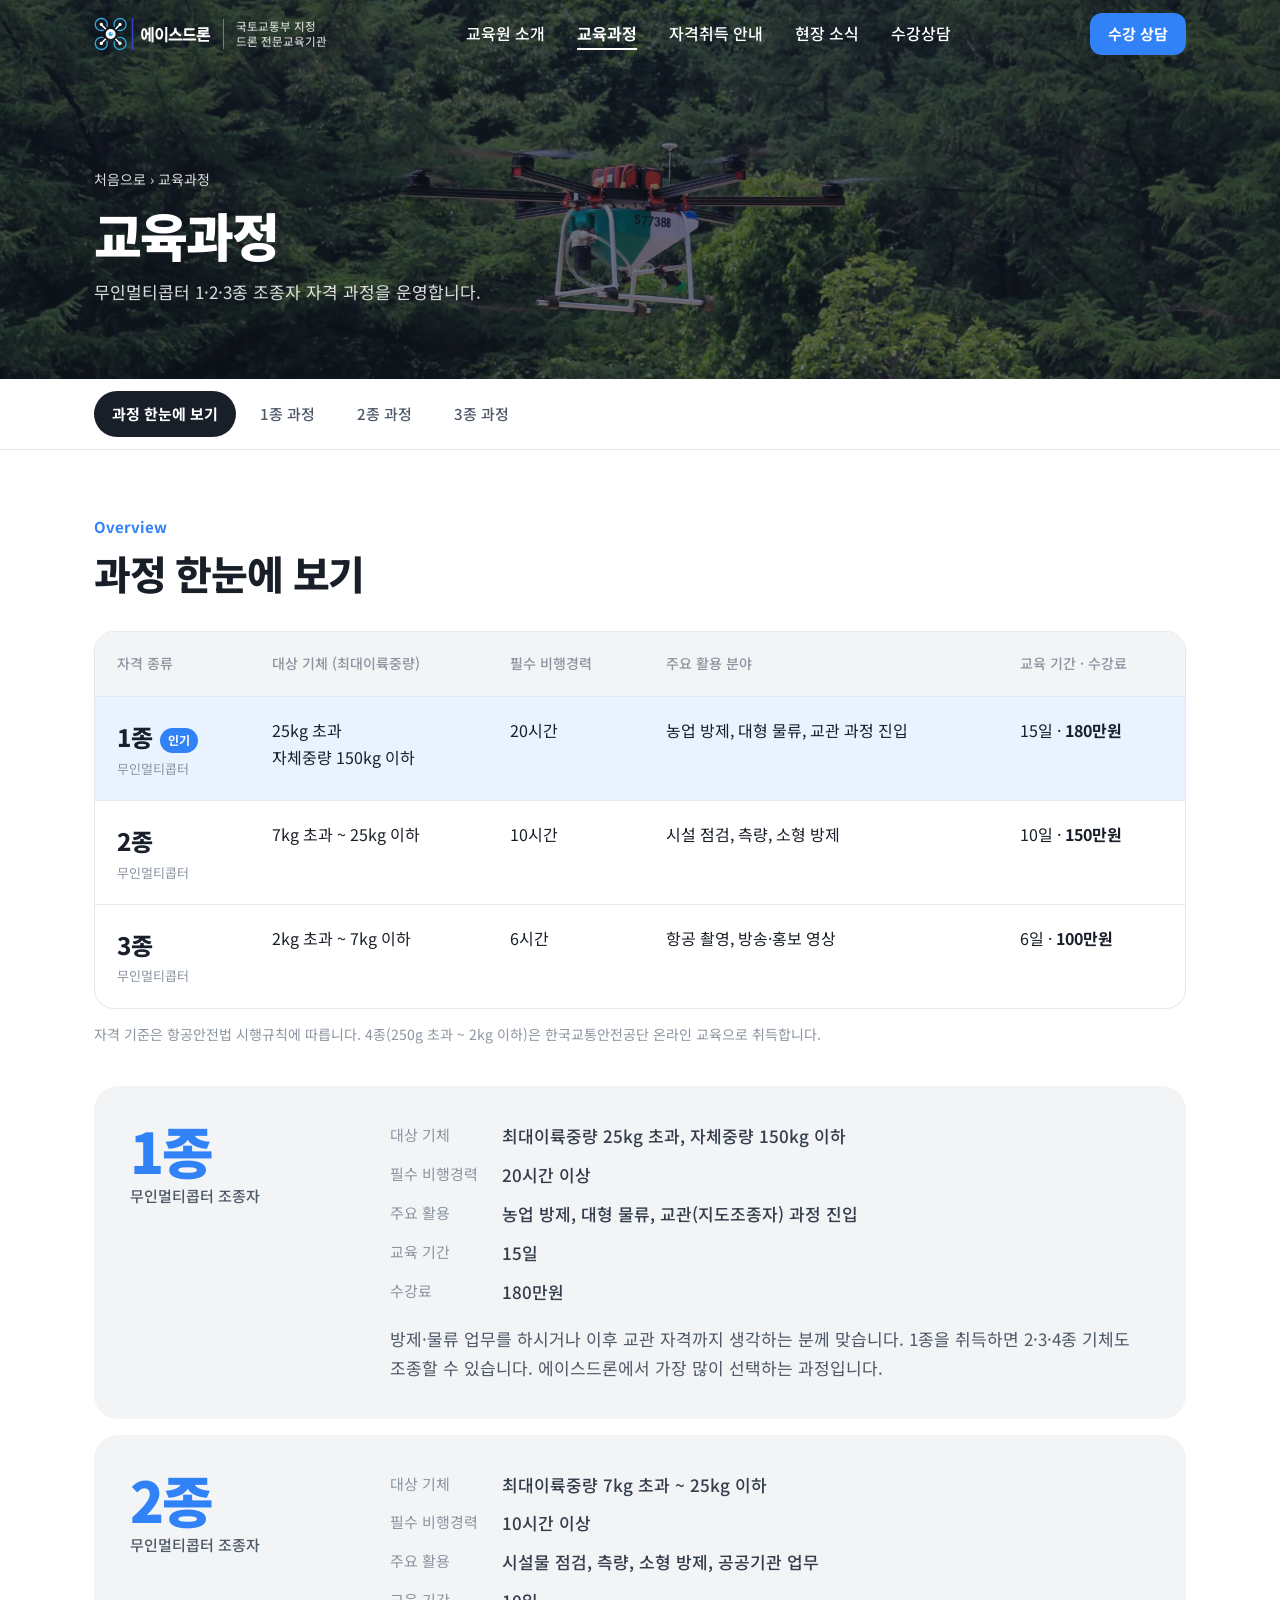
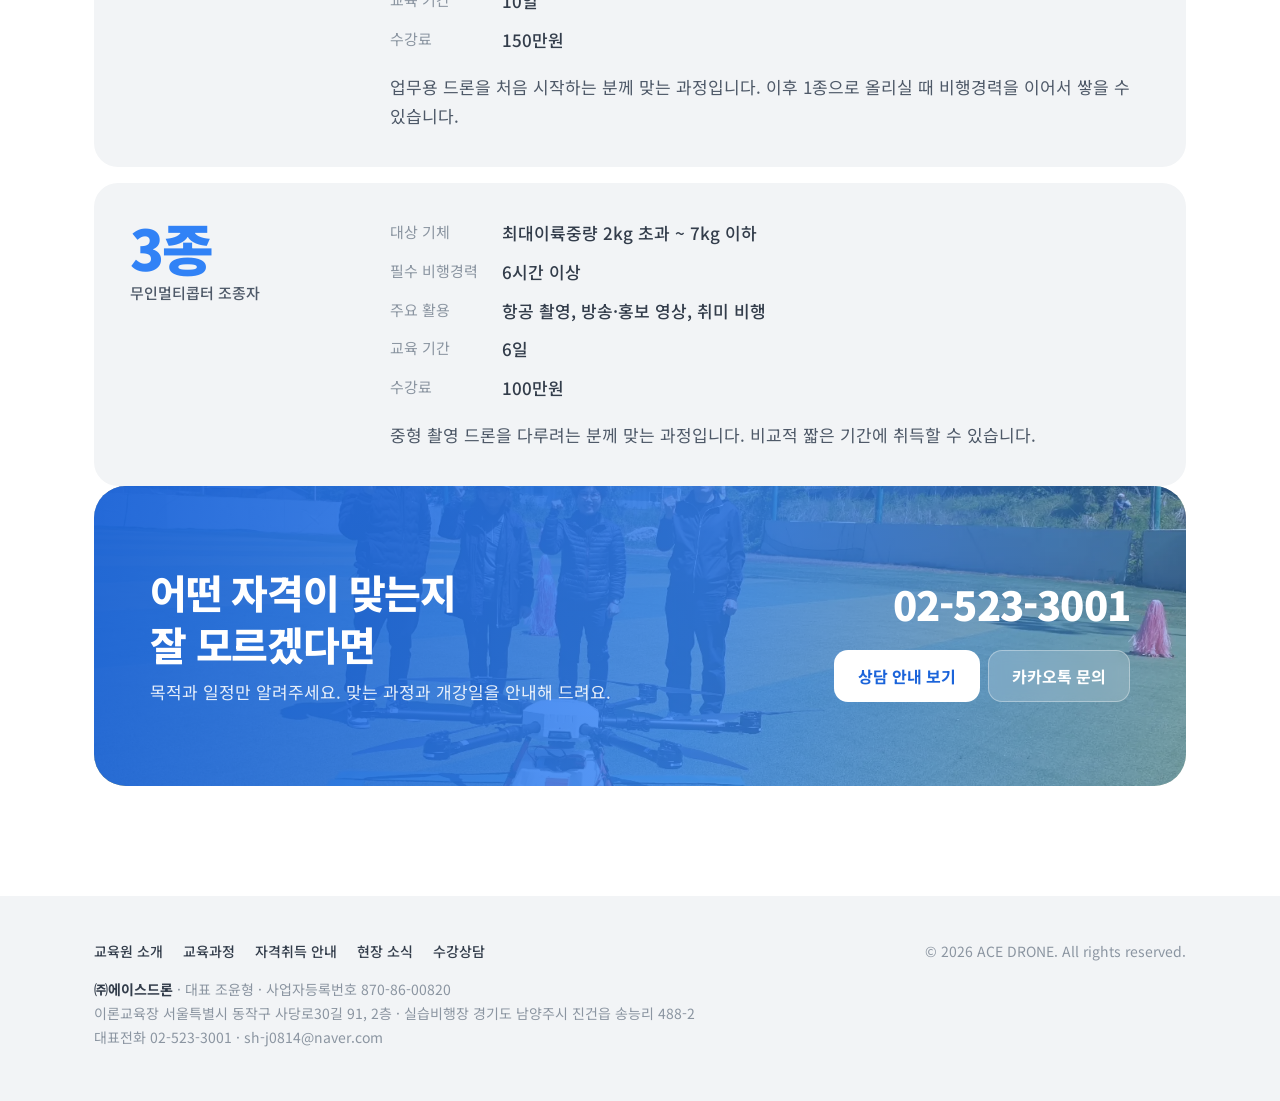
<file: docs/courses.html>
<!doctype html>
<html lang="ko">
<head>
<meta charset="utf-8">
<meta name="viewport" content="width=device-width, initial-scale=1, viewport-fit=cover">
<title>교육과정 | 에이스드론</title>
<meta name="claude:viewport-fit-sides" content="cover">
<meta name="naver-site-verification" content="5b5b9a02e9658df27cca956369ace3d30c6db346">
<meta name="google-site-verification" content="nsO2wRqofLVCr-JozCfUf1p5AFdo9hStCAKRzBdhAyA">
<meta name="description" content="서울 동작구 에이스드론 무인멀티콥터 조종자 자격 과정. 1종 15일 180만원, 2종 10일 150만원, 3종 6일 100만원.">
<link rel="canonical" href="https://www.xn--hy1bs0eh1l1id9rc.com/courses.html">
<meta property="og:type" content="website">
<meta property="og:site_name" content="에이스드론">
<meta property="og:title" content="교육과정 | 에이스드론">
<meta property="og:description" content="서울 동작구 에이스드론 무인멀티콥터 조종자 자격 과정. 1종 15일 180만원, 2종 10일 150만원, 3종 6일 100만원.">
<meta property="og:url" content="https://www.xn--hy1bs0eh1l1id9rc.com/courses.html">
<meta property="og:locale" content="ko_KR">
<meta name="robots" content="index, follow">
<script type="application/ld+json">{"@context": "https://schema.org", "@graph": [{"@type": ["EducationalOrganization", "LocalBusiness"], "@id": "https://www.xn--hy1bs0eh1l1id9rc.com/#org", "founder": {"@type": "Person", "name": "조윤형"}, "taxID": "870-86-00820", "name": "㈜에이스드론", "alternateName": ["에이스드론", "에이스드론 교육원", "에이스드론 드론교육원", "ACE DRONE", "Ace Drone"], "url": "https://www.xn--hy1bs0eh1l1id9rc.com/", "email": "sh-j0814@naver.com", "description": "서울 사당 국토교통부 지정 드론 전문교육기관. 무인멀티콥터 1·2·3종 자격 교육, 2023 공단 우수기관 선정.", "award": "2023년 한국교통안전공단 드론 우수 전문교육기관", "knowsAbout": ["드론 자격증", "무인멀티콥터 조종자 자격", "초경량비행장치 조종자", "드론 전문교육기관", "드론 실기시험"], "areaServed": "KR", "image": "https://www.xn--hy1bs0eh1l1id9rc.com/images/office.jpg", "logo": "https://www.xn--hy1bs0eh1l1id9rc.com/images/logo.png", "location": [{"@type": "Place", "name": "에이스드론 이론교육장", "address": {"@type": "PostalAddress", "addressCountry": "KR", "addressRegion": "서울특별시", "addressLocality": "동작구", "streetAddress": "사당로30길 91, 2층"}}, {"@type": "Place", "name": "에이스드론 실습비행장", "address": {"@type": "PostalAddress", "addressCountry": "KR", "addressRegion": "경기도", "addressLocality": "남양주시", "streetAddress": "진건읍 송능리 488-2"}}], "amenityFeature": [{"@type": "LocationFeatureSpecification", "name": "주차 가능", "value": true}], "telephone": "+82-2-523-3001", "address": {"@type": "PostalAddress", "addressCountry": "KR", "addressRegion": "서울특별시", "addressLocality": "동작구", "streetAddress": "사당로30길 91, 2층"}, "sameAs": ["https://pf.kakao.com/_qxjSxaK"]}, {"@type": "BreadcrumbList", "itemListElement": [{"@type": "ListItem", "position": 1, "name": "에이스드론", "item": "https://www.xn--hy1bs0eh1l1id9rc.com/"}, {"@type": "ListItem", "position": 2, "name": "교육과정 | 에이스드론", "item": "https://www.xn--hy1bs0eh1l1id9rc.com/courses.html"}]}, {"@type": "Course", "name": "무인멀티콥터 1종 조종자 자격 과정", "description": "최대이륙중량 25kg 초과, 자체중량 150kg 이하 무인멀티콥터 조종자 국가자격 취득 과정. 필수 비행경력 20시간.", "provider": {"@id": "https://www.xn--hy1bs0eh1l1id9rc.com/#org"}, "inLanguage": "ko-KR", "educationalCredentialAwarded": "무인멀티콥터 1종 조종자 자격 (한국교통안전공단 발급)", "url": "https://www.xn--hy1bs0eh1l1id9rc.com/courses.html#grade1", "offers": {"@type": "Offer", "price": 1800000, "priceCurrency": "KRW", "category": "수강료"}, "timeRequired": "P15D"}, {"@type": "Course", "name": "무인멀티콥터 2종 조종자 자격 과정", "description": "최대이륙중량 7kg 초과 25kg 이하 무인멀티콥터 조종자 국가자격 취득 과정. 필수 비행경력 10시간.", "provider": {"@id": "https://www.xn--hy1bs0eh1l1id9rc.com/#org"}, "inLanguage": "ko-KR", "educationalCredentialAwarded": "무인멀티콥터 2종 조종자 자격 (한국교통안전공단 발급)", "url": "https://www.xn--hy1bs0eh1l1id9rc.com/courses.html#grade2", "offers": {"@type": "Offer", "price": 1500000, "priceCurrency": "KRW", "category": "수강료"}, "timeRequired": "P10D"}, {"@type": "Course", "name": "무인멀티콥터 3종 조종자 자격 과정", "description": "최대이륙중량 2kg 초과 7kg 이하 무인멀티콥터 조종자 국가자격 취득 과정. 필수 비행경력 6시간.", "provider": {"@id": "https://www.xn--hy1bs0eh1l1id9rc.com/#org"}, "inLanguage": "ko-KR", "educationalCredentialAwarded": "무인멀티콥터 3종 조종자 자격 (한국교통안전공단 발급)", "url": "https://www.xn--hy1bs0eh1l1id9rc.com/courses.html#grade3", "offers": {"@type": "Offer", "price": 1000000, "priceCurrency": "KRW", "category": "수강료"}, "timeRequired": "P6D"}]}</script>
<link rel="preconnect" href="https://fonts.googleapis.com">
<link rel="preconnect" href="https://fonts.gstatic.com" crossorigin>
<link rel="stylesheet" href="https://fonts.googleapis.com/css2?family=Noto+Sans+KR:wght@400;500;700;800;900&display=swap">
<link rel="stylesheet" href="style.css">
</head>
<body>
<header class="top over">
  <div class="wrap">
    <a class="brand" href="index.html" aria-label="에이스드론 처음으로"><svg class="logo" viewBox="36.8 33 83.4 24.2" role="img" aria-label="에이스드론"><title>에이스드론</title><path fill="currentColor" d="M 52.17 45.08 C 52.17 47.02 50.60 48.59 48.67 48.59 C 46.73 48.59 45.16 47.02 45.16 45.08 C 45.16 43.15 46.73 41.58 48.67 41.58 C 50.60 41.58 52.17 43.15 52.17 45.08 "/><path fill="#30a8e1" d="M 46.25 40.46 C 46.01 40.21 45.80 40.01 45.60 39.78 C 45.56 39.74 45.58 39.63 45.60 39.56 C 45.86 38.76 45.87 37.94 45.62 37.15 C 45.39 36.45 44.98 35.86 44.39 35.39 C 43.58 34.75 42.67 34.45 41.64 34.53 C 41.21 34.57 40.80 34.71 40.41 34.89 C 39.67 35.23 39.09 35.75 38.70 36.45 C 38.44 36.93 38.25 37.44 38.21 38.01 C 38.13 39.37 38.63 40.47 39.66 41.31 C 40.18 41.73 40.78 42.05 41.47 42.08 C 41.93 42.09 42.40 42.06 42.86 42.05 C 42.93 42.04 43.01 42.02 43.07 41.98 C 43.20 41.89 43.30 41.92 43.41 42.03 C 43.55 42.19 43.71 42.34 43.86 42.50 C 43.98 42.63 43.96 42.67 43.80 42.73 C 43.03 43.04 42.22 43.13 41.40 43.03 C 40.47 42.93 39.66 42.56 38.94 41.96 C 38.01 41.18 37.45 40.17 37.30 38.98 C 37.12 37.61 37.46 36.37 38.35 35.29 C 38.90 34.63 39.58 34.16 40.38 33.87 C 41.37 33.51 42.37 33.48 43.39 33.79 C 44.13 34.01 44.78 34.40 45.32 34.93 C 45.98 35.58 46.44 36.36 46.63 37.29 C 46.72 37.74 46.79 38.17 46.75 38.62 C 46.68 39.24 46.57 39.84 46.25 40.46 "/><path fill="#30a8e1" d="M 51.57 38.25 C 51.57 38.74 51.57 39.13 51.73 39.50 C 51.79 39.65 51.75 39.77 51.64 39.88 C 51.48 40.02 51.34 40.17 51.19 40.31 C 51.12 40.39 51.06 40.39 51.01 40.28 C 50.62 39.34 50.49 38.39 50.70 37.39 C 50.89 36.44 51.32 35.64 52.00 34.96 C 52.73 34.24 53.60 33.80 54.62 33.64 C 55.87 33.45 57.00 33.72 58.03 34.41 C 58.88 35 59.48 35.78 59.83 36.76 C 60.15 37.70 60.18 38.64 59.93 39.58 C 59.72 40.36 59.33 41.05 58.76 41.63 C 58.21 42.19 57.57 42.62 56.83 42.85 C 55.98 43.11 55.11 43.17 54.24 42.93 C 53.99 42.86 53.75 42.79 53.51 42.72 C 53.36 42.67 53.35 42.59 53.44 42.5 C 53.61 42.32 53.77 42.15 53.95 42 C 54.00 41.95 54.11 41.92 54.17 41.95 C 54.62 42.12 55.09 42.11 55.55 42.11 C 56.33 42.11 57.01 41.81 57.63 41.35 C 58.03 41.07 58.36 40.70 58.60 40.27 C 58.84 39.84 59.06 39.41 59.09 38.91 C 59.12 38.52 59.13 38.12 59.09 37.73 C 59.03 37.13 58.76 36.59 58.41 36.10 C 58.08 35.63 57.64 35.27 57.15 34.99 C 56.71 34.74 56.23 34.59 55.73 34.54 C 54.96 34.46 54.24 34.60 53.57 34.97 C 52.89 35.34 52.34 35.87 51.98 36.58 C 51.69 37.14 51.51 37.71 51.57 38.25 "/><path fill="#30a8e1" d="M 53.36 47.51 C 54.99 46.69 57.41 46.92 58.93 48.69 C 60.62 50.65 60.40 53.43 58.73 55.14 C 57.00 56.90 54.14 57.00 52.30 55.45 C 50.44 53.89 50.23 51.39 51.09 49.72 C 51.32 49.95 51.53 50.17 51.73 50.41 C 51.77 50.46 51.75 50.58 51.72 50.67 C 51.44 51.67 51.49 52.64 52.00 53.58 C 52.38 54.28 52.91 54.80 53.61 55.18 C 54.46 55.64 55.37 55.73 56.28 55.49 C 57.32 55.21 58.12 54.58 58.67 53.61 C 59.14 52.79 59.19 51.93 59.07 51.05 C 59 50.5 58.75 49.98 58.38 49.55 C 58.16 49.28 57.91 49.01 57.63 48.79 C 56.98 48.28 56.23 48 55.39 48 C 54.96 48 54.55 48.05 54.15 48.19 C 54.10 48.21 54.02 48.20 53.98 48.17 C 53.78 47.98 53.58 47.78 53.38 47.57 C 53.37 47.56 53.37 47.53 53.36 47.51 "/><path fill="#30a8e1" d="M 42 56.58 C 41.51 56.50 41.00 56.48 40.54 56.33 C 39.46 55.97 38.58 55.31 37.98 54.33 C 37.63 53.76 37.39 53.16 37.30 52.50 C 37.21 51.81 37.23 51.11 37.45 50.43 C 37.65 49.80 37.95 49.22 38.39 48.71 C 39.00 48.02 39.74 47.53 40.63 47.26 C 41.45 47.02 42.27 46.99 43.10 47.19 C 43.36 47.25 43.60 47.35 43.86 47.44 C 43.96 47.48 43.97 47.54 43.89 47.62 C 43.73 47.78 43.57 47.96 43.39 48.10 C 43.32 48.16 43.20 48.18 43.12 48.16 C 42.40 47.95 41.67 47.91 40.96 48.15 C 40.20 48.39 39.55 48.80 39.04 49.44 C 38.67 49.90 38.42 50.40 38.30 50.94 C 38.13 51.64 38.14 52.36 38.41 53.05 C 38.67 53.70 39.03 54.27 39.57 54.71 C 40.37 55.36 41.28 55.67 42.32 55.59 C 43.49 55.5 44.39 54.93 45.08 54.01 C 45.60 53.32 45.84 52.51 45.78 51.63 C 45.76 51.26 45.73 50.89 45.60 50.54 C 45.57 50.47 45.61 50.35 45.66 50.29 C 45.80 50.12 45.97 49.96 46.13 49.81 C 46.22 49.72 46.28 49.72 46.33 49.85 C 46.65 50.59 46.82 51.35 46.74 52.15 C 46.65 53.16 46.31 54.07 45.64 54.85 C 45.06 55.53 44.35 56.03 43.50 56.32 C 43.02 56.48 42.52 56.57 42.00 56.52 C 42.00 56.54 42 56.56 42 56.58 "/><path fill="currentColor" d="M 55.25 39.48 C 55.08 39.42 54.95 39.53 54.82 39.66 C 54.09 40.39 53.37 41.12 52.64 41.84 C 52.44 42.04 52.42 42.03 52.25 41.82 C 52.15 41.68 52.01 41.57 51.87 41.46 C 51.70 41.33 51.68 41.28 51.83 41.13 C 52.57 40.39 53.31 39.64 54.06 38.91 C 54.18 38.78 54.22 38.67 54.18 38.49 C 54.08 38.04 54.25 37.66 54.59 37.38 C 54.95 37.08 55.34 36.98 55.79 37.19 C 56.23 37.40 56.49 37.73 56.53 38.21 C 56.58 38.92 56.00 39.5 55.25 39.48 "/><path fill="currentColor" d="M 43.19 38.33 C 43.19 38.37 43.19 38.46 43.16 38.54 C 43.08 38.72 43.17 38.83 43.28 38.95 C 44.02 39.68 44.75 40.41 45.48 41.14 C 45.63 41.30 45.62 41.33 45.46 41.47 C 45.30 41.60 45.16 41.75 45.02 41.90 C 44.91 42.04 44.87 42.05 44.74 41.92 C 43.95 41.14 43.17 40.34 42.37 39.57 C 42.30 39.49 42.13 39.48 42.01 39.48 C 41.39 39.48 40.83 38.97 40.81 38.35 C 40.78 37.67 41.31 37.12 41.95 37.08 C 42.60 37.04 43.19 37.62 43.19 38.33 "/><path fill="currentColor" d="M 55.33 52.96 C 54.63 52.95 54.06 52.29 54.17 51.60 C 54.19 51.46 54.16 51.35 54.05 51.23 C 53.29 50.49 52.55 49.74 51.80 48.99 C 51.72 48.91 51.73 48.84 51.80 48.79 C 52.03 48.66 52.20 48.46 52.35 48.25 C 52.43 48.12 52.53 48.18 52.62 48.27 C 53.08 48.73 53.54 49.20 54.00 49.66 C 54.25 49.91 54.51 50.16 54.75 50.42 C 54.88 50.56 55.01 50.61 55.20 50.58 C 55.91 50.51 56.51 51.03 56.53 51.71 C 56.56 52.38 56 52.96 55.33 52.96 "/><path fill="currentColor" d="M 42.10 50.58 C 42.28 50.64 42.42 50.55 42.57 50.40 C 43.29 49.66 44.02 48.94 44.75 48.21 C 44.83 48.12 44.91 48.12 44.97 48.22 C 45.11 48.43 45.27 48.62 45.5 48.76 C 45.60 48.82 45.57 48.91 45.49 49 C 44.98 49.5 44.49 50 43.99 50.50 C 43.77 50.72 43.56 50.94 43.33 51.15 C 43.18 51.28 43.15 51.42 43.17 51.62 C 43.27 52.29 42.73 52.93 42.05 52.96 C 41.54 52.97 41.08 52.66 40.88 52.15 C 40.71 51.72 40.85 51.20 41.22 50.86 C 41.46 50.66 41.75 50.56 42.10 50.58 "/><path fill="var(--logo-hole, #fff)" d="M 48.67 47.29 C 47.5 47.37 46.44 46.25 46.45 45.07 C 46.46 43.87 47.55 42.87 48.67 42.87 C 49.87 42.87 50.91 43.97 50.90 45.12 C 50.89 46.20 49.88 47.37 48.67 47.29 M 48.67 46.60 C 49.5 46.65 50.21 45.90 50.19 45.08 C 50.16 44.23 49.52 43.59 48.67 43.58 C 47.75 43.57 47.18 44.34 47.15 45.02 C 47.11 45.92 47.85 46.65 48.67 46.60 "/><path fill="#30a8e1" d="M 48.67 46.60 C 47.85 46.65 47.11 45.92 47.15 45.02 C 47.18 44.34 47.75 43.57 48.67 43.58 C 49.52 43.59 50.16 44.23 50.19 45.08 C 50.21 45.90 49.49 46.65 48.67 46.60 M 49.20 44.09 C 49.00 44.08 48.79 44.28 48.80 44.48 C 48.80 44.68 48.99 44.88 49.18 44.89 C 49.36 44.89 49.58 44.68 49.59 44.5 C 49.60 44.31 49.39 44.10 49.20 44.09 "/><path fill="var(--logo-hole, #fff)" d="M 49.20 44.09 C 49.39 44.10 49.60 44.31 49.59 44.5 C 49.58 44.68 49.36 44.89 49.18 44.89 C 48.99 44.88 48.80 44.68 48.80 44.48 C 48.79 44.28 49.00 44.08 49.20 44.09 "/><path fill="#2f45c8" d="M 64.78 56.60 L 63.68 56.60 L 63.68 33.59 L 64.78 33.59 Z M 64.78 56.60 "/><path fill="currentColor" d="M 77.74 40.14 L 79.16 40.14 L 79.16 50.92 L 77.74 50.92 Z M 73.19 43.23 C 73.03 42.74 72.83 42.5 72.57 42.5 C 72.30 42.5 72.08 42.74 71.94 43.23 C 71.78 43.72 71.71 44.34 71.71 45.09 C 71.71 45.82 71.78 46.44 71.94 46.94 C 72.08 47.44 72.30 47.70 72.57 47.70 C 72.83 47.70 73.03 47.45 73.19 46.95 C 73.34 46.45 73.42 45.83 73.42 45.09 C 73.42 44.35 73.34 43.73 73.19 43.23 M 75.66 50.43 L 75.66 45.64 L 74.82 45.64 C 74.76 46.75 74.52 47.61 74.11 48.23 C 73.70 48.85 73.18 49.16 72.56 49.16 C 71.89 49.16 71.35 48.80 70.93 48.08 C 70.51 47.37 70.30 46.37 70.30 45.10 C 70.30 43.85 70.51 42.85 70.93 42.13 C 71.35 41.40 71.89 41.04 72.56 41.04 C 73.14 41.04 73.62 41.31 74.02 41.85 C 74.41 42.39 74.66 43.14 74.77 44.07 L 75.66 44.07 L 75.66 40.39 L 77.08 40.39 L 77.08 50.43 Z M 75.66 50.43 "/><path fill="currentColor" d="M 87.50 40.14 L 88.96 40.14 L 88.96 50.92 L 87.50 50.92 Z M 84.25 43.12 C 84.01 42.58 83.69 42.31 83.28 42.31 C 82.87 42.31 82.54 42.58 82.30 43.12 C 82.05 43.67 81.94 44.27 81.94 44.93 C 81.94 45.61 82.05 46.22 82.30 46.76 C 82.54 47.30 82.87 47.57 83.28 47.57 C 83.69 47.57 84.01 47.30 84.25 46.77 C 84.48 46.23 84.60 45.62 84.60 44.93 C 84.60 44.26 84.48 43.66 84.25 43.12 M 85.30 47.89 C 84.80 48.64 84.12 49.02 83.27 49.02 C 82.42 49.02 81.75 48.65 81.25 47.90 C 80.74 47.15 80.49 46.17 80.49 44.94 C 80.49 43.71 80.74 42.72 81.25 41.98 C 81.75 41.24 82.42 40.87 83.27 40.87 C 84.12 40.87 84.80 41.24 85.30 41.99 C 85.80 42.74 86.05 43.73 86.05 44.94 C 86.05 46.15 85.80 47.13 85.30 47.89 "/><path fill="currentColor" d="M 98.21 46.88 C 97.69 46.71 97.08 46.37 96.36 45.85 C 95.65 45.33 95.10 44.75 94.73 44.14 C 94.39 44.74 93.87 45.30 93.17 45.81 C 92.48 46.33 91.83 46.68 91.23 46.87 L 90.28 45.69 C 91.22 45.35 92.06 44.84 92.80 44.16 C 93.54 43.47 93.91 42.65 93.91 41.69 L 93.91 40.64 L 95.54 40.64 L 95.54 41.69 C 95.54 42.65 95.90 43.46 96.60 44.12 C 97.32 44.78 98.16 45.31 99.12 45.69 Z M 89.88 48.31 L 99.57 48.31 L 99.57 49.71 L 89.88 49.71 Z M 89.88 48.31 "/><path fill="currentColor" d="M 101.04 46.50 L 101.04 41.07 L 108.42 41.07 L 108.42 42.48 L 102.52 42.48 L 102.52 45.09 L 108.48 45.09 L 108.48 46.50 Z M 99.85 48.36 L 109.55 48.36 L 109.55 49.75 L 99.85 49.75 Z M 99.85 48.36 "/><path fill="currentColor" d="M 111.05 50.67 L 111.05 47.97 L 112.55 47.97 L 112.55 49.29 L 118.67 49.29 L 118.67 50.67 Z M 109.82 47.38 L 109.82 46.03 L 113.81 46.03 L 113.81 45.33 L 111.00 45.33 L 111.00 42.20 L 116.78 42.20 L 116.78 41.58 L 111.00 41.58 L 111.00 40.29 L 118.32 40.29 L 118.32 43.44 L 112.52 43.44 L 112.52 44.05 L 118.46 44.05 L 118.46 45.33 L 115.44 45.33 L 115.44 46.03 L 119.52 46.03 L 119.52 47.38 Z M 109.82 47.38 "/></svg><span class="brand-tag">국토교통부 지정<br>드론 전문교육기관</span></a>
    <nav aria-label="주요 메뉴"><ul class="gnb"><li><a href="about.html">교육원 소개</a><ul class="sub"><li><a href="about.html#greeting">인사말</a></li><li><a href="about.html#award">우수기관 선정</a></li><li><a href="about.html#facility">시설 안내</a></li></ul></li><li><a href="courses.html" aria-current="page">교육과정</a><ul class="sub"><li><a href="courses.html#overview">과정 한눈에 보기</a></li><li><a href="courses.html#grade1">1종 과정</a></li><li><a href="courses.html#grade2">2종 과정</a></li><li><a href="courses.html#grade3">3종 과정</a></li></ul></li><li><a href="license.html">자격취득 안내</a><ul class="sub"><li><a href="license.html#process">취득 절차</a></li><li><a href="license.html#eligibility">응시 자격</a></li><li><a href="license.html#faq">자주 묻는 질문</a></li></ul></li><li><a href="gallery.html">현장 소식</a><ul class="sub"><li><a href="gallery.html#news">언론 보도</a></li><li><a href="gallery.html#events">교육·행사</a></li><li><a href="gallery.html#students">수료생</a></li><li><a href="gallery.html#places">교육장</a></li></ul></li><li><a href="contact.html">수강상담</a><ul class="sub"><li><a href="contact.html#consult">수강 상담</a></li><li><a href="contact.html#map">오시는 길</a></li></ul></li></ul></nav>
    <a class="btn top-cta" href="contact.html">수강 상담</a>
    <button class="menu-btn" type="button" aria-label="메뉴 열기" aria-expanded="false">☰</button>
  </div>
</header>
<main><section class="page-hero" style="--bg:url('images/hero-fly.webp')">
  <div class="wrap">
    <div class="crumbs"><a href="index.html">처음으로</a> › 교육과정</div>
    <h1>교육과정</h1>
    <p>무인멀티콥터 1·2·3종 조종자 자격 과정을 운영합니다.</p>
  </div>
</section><div class="subnav-bar"><div class="wrap"><nav class="subnav" aria-label="교육과정 하위 메뉴"><a href="#overview" class="on">과정 한눈에 보기</a><a href="#grade1">1종 과정</a><a href="#grade2">2종 과정</a><a href="#grade3">3종 과정</a></nav></div></div><section class="anchor" id="overview"><div class="wrap" style="padding-block:64px 24px">
  <div class="section-title"><h2>과정 한눈에 보기</h2><p class="eyebrow">Overview</p></div>
  <div class="table-scroll">
  <table>
    <thead><tr><th>자격 종류</th><th>대상 기체 (최대이륙중량)</th><th>필수 비행경력</th><th>주요 활용 분야</th><th>교육 기간 · 수강료</th></tr></thead>
    <tbody>
      <tr class="featured"><td class="grade">1종<span class="tag">인기</span><small>무인멀티콥터</small></td><td><span class="num">25kg 초과</span><br>자체중량 <span class="num">150kg</span> 이하</td><td><span class="num">20시간</span></td><td>농업 방제, 대형 물류, 교관 과정 진입</td><td><span class="num">15일</span> · <b>180만원</b></td></tr>
      <tr><td class="grade">2종<small>무인멀티콥터</small></td><td><span class="num">7kg 초과 ~ 25kg</span> 이하</td><td><span class="num">10시간</span></td><td>시설 점검, 측량, 소형 방제</td><td><span class="num">10일</span> · <b>150만원</b></td></tr>
      <tr><td class="grade">3종<small>무인멀티콥터</small></td><td><span class="num">2kg 초과 ~ 7kg</span> 이하</td><td><span class="num">6시간</span></td><td>항공 촬영, 방송·홍보 영상</td><td><span class="num">6일</span> · <b>100만원</b></td></tr>
    </tbody>
  </table>
</div>
<p class="note">자격 기준은 항공안전법 시행규칙에 따릅니다. 4종(250g 초과 ~ 2kg 이하)은 한국교통안전공단 온라인 교육으로 취득합니다.</p>
</div></section><div class="wrap"><div class="course anchor" id="grade1">
  <div class="grade-big">1종<small>무인멀티콥터 조종자</small></div>
  <div>
    <dl class="spec">
      <dt>대상 기체</dt><dd>최대이륙중량 25kg 초과, 자체중량 150kg 이하</dd>
      <dt>필수 비행경력</dt><dd>20시간 이상</dd>
      <dt>주요 활용</dt><dd>농업 방제, 대형 물류, 교관(지도조종자) 과정 진입</dd>
      <dt>교육 기간</dt><dd>15일</dd>
      <dt>수강료</dt><dd>180만원</dd>
    </dl>
    <p style="margin:0;color:var(--ink-soft)">방제·물류 업무를 하시거나 이후 교관 자격까지 생각하는 분께 맞습니다. 1종을 취득하면 2·3·4종 기체도 조종할 수 있습니다. 에이스드론에서 가장 많이 선택하는 과정입니다.</p>
  </div>
</div><div class="course anchor" id="grade2">
  <div class="grade-big">2종<small>무인멀티콥터 조종자</small></div>
  <div>
    <dl class="spec">
      <dt>대상 기체</dt><dd>최대이륙중량 7kg 초과 ~ 25kg 이하</dd>
      <dt>필수 비행경력</dt><dd>10시간 이상</dd>
      <dt>주요 활용</dt><dd>시설물 점검, 측량, 소형 방제, 공공기관 업무</dd>
      <dt>교육 기간</dt><dd>10일</dd>
      <dt>수강료</dt><dd>150만원</dd>
    </dl>
    <p style="margin:0;color:var(--ink-soft)">업무용 드론을 처음 시작하는 분께 맞는 과정입니다. 이후 1종으로 올리실 때 비행경력을 이어서 쌓을 수 있습니다.</p>
  </div>
</div><div class="course anchor" id="grade3">
  <div class="grade-big">3종<small>무인멀티콥터 조종자</small></div>
  <div>
    <dl class="spec">
      <dt>대상 기체</dt><dd>최대이륙중량 2kg 초과 ~ 7kg 이하</dd>
      <dt>필수 비행경력</dt><dd>6시간 이상</dd>
      <dt>주요 활용</dt><dd>항공 촬영, 방송·홍보 영상, 취미 비행</dd>
      <dt>교육 기간</dt><dd>6일</dd>
      <dt>수강료</dt><dd>100만원</dd>
    </dl>
    <p style="margin:0;color:var(--ink-soft)">중형 촬영 드론을 다루려는 분께 맞는 과정입니다. 비교적 짧은 기간에 취득할 수 있습니다.</p>
  </div>
</div></div></main>
<section class="cta-wrap"><div class="wrap">
  <div class="cta-card" style="--bg:url('images/hero-grads.webp')">
    <div><h2>어떤 자격이 맞는지<br>잘 모르겠다면</h2><p>목적과 일정만 알려주세요. 맞는 과정과 개강일을 안내해 드려요.</p></div>
    <div class="cta-actions"><a class="big" href="tel:02-523-3001">02-523-3001</a><div class="row"><a class="btn light" href="contact.html">상담 안내 보기</a><a class="btn glass" href="https://pf.kakao.com/_qxjSxaK" target="_blank" rel="noopener">카카오톡 문의</a></div></div>
  </div>
</div></section>
<footer>
  <div class="wrap">
    <div>
      <div class="links"><a href="about.html">교육원 소개</a><a href="courses.html">교육과정</a><a href="license.html">자격취득 안내</a><a href="gallery.html">현장 소식</a><a href="contact.html">수강상담</a></div>
      <p style="margin:14px 0 0"><b>㈜에이스드론</b> · 대표 조윤형 · 사업자등록번호 870-86-00820<br>이론교육장 서울특별시 동작구 사당로30길 91, 2층 · 실습비행장 경기도 남양주시 진건읍 송능리 488-2<br>대표전화 02-523-3001 · sh-j0814@naver.com</p>
    </div>
    <div>© 2026 ACE DRONE. All rights reserved.</div>
  </div>
</footer>
<script src="site.js"></script>
</body>
</html>
</file>
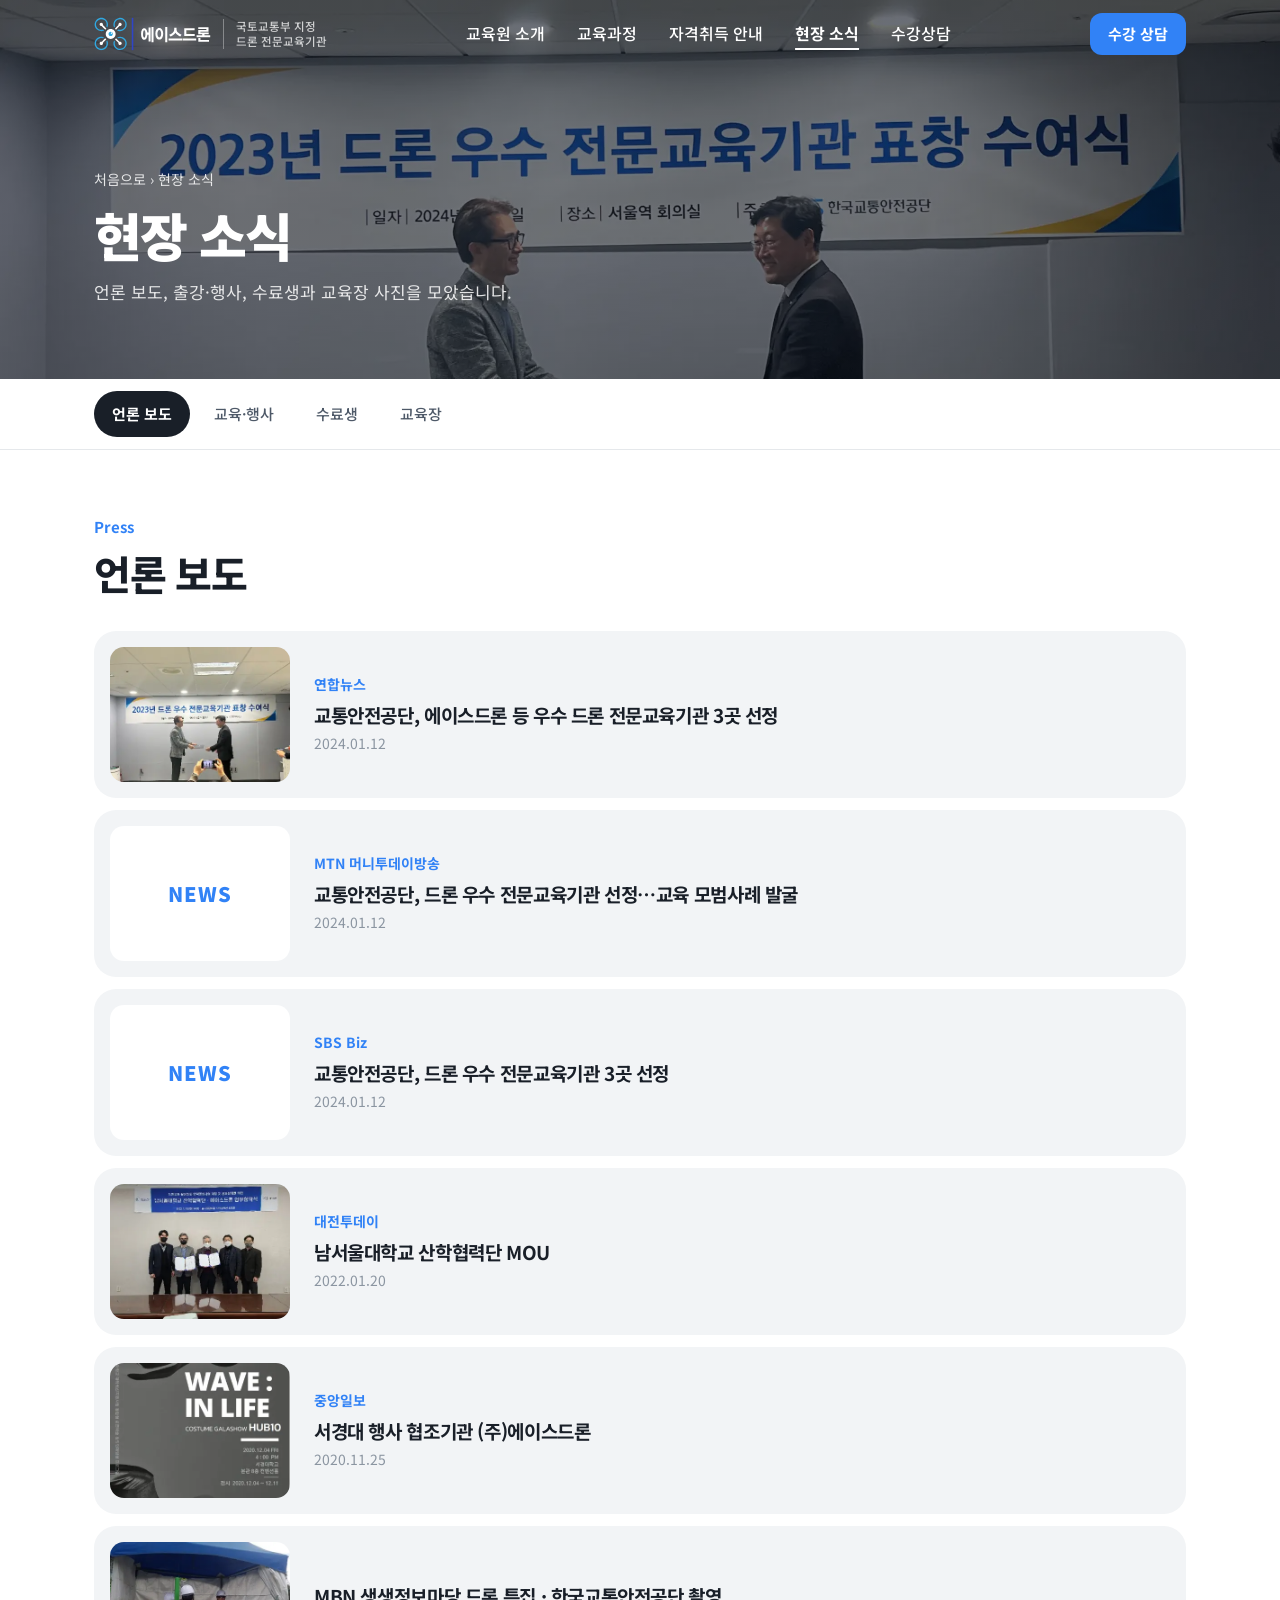
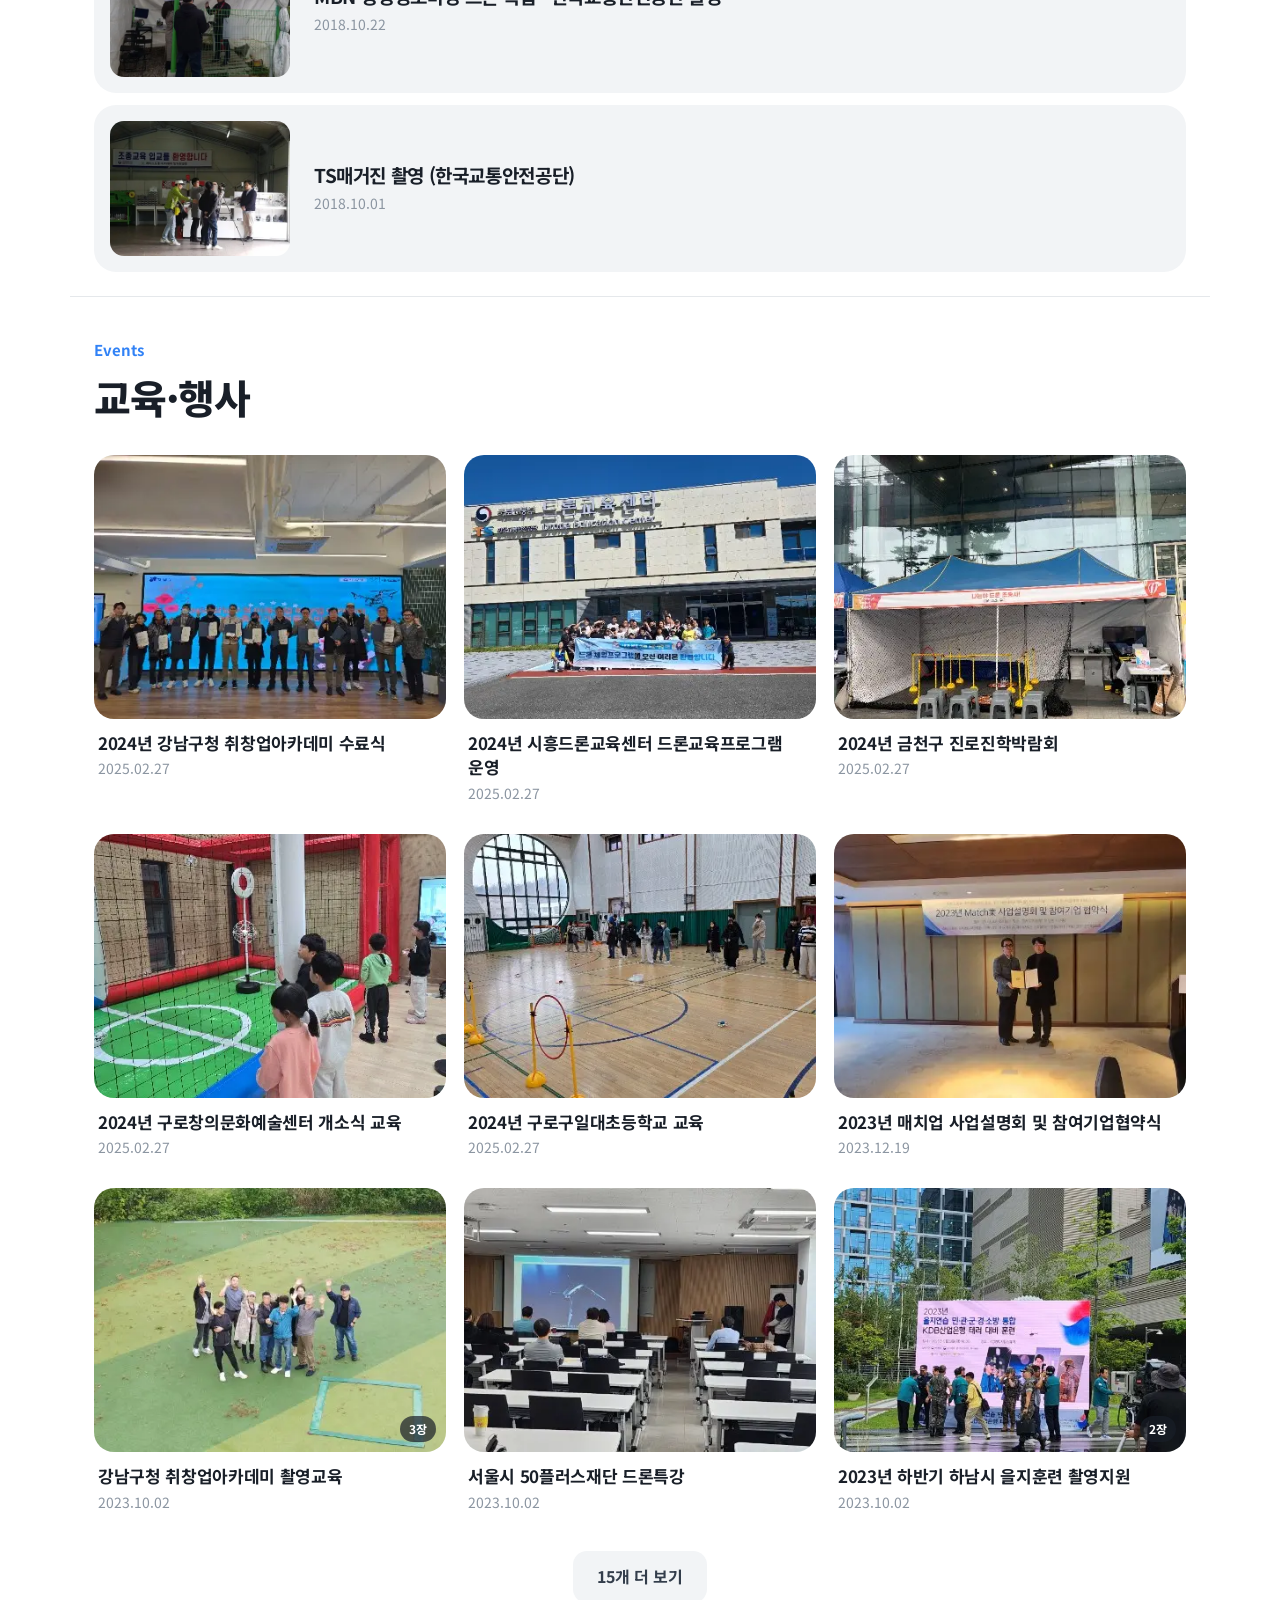
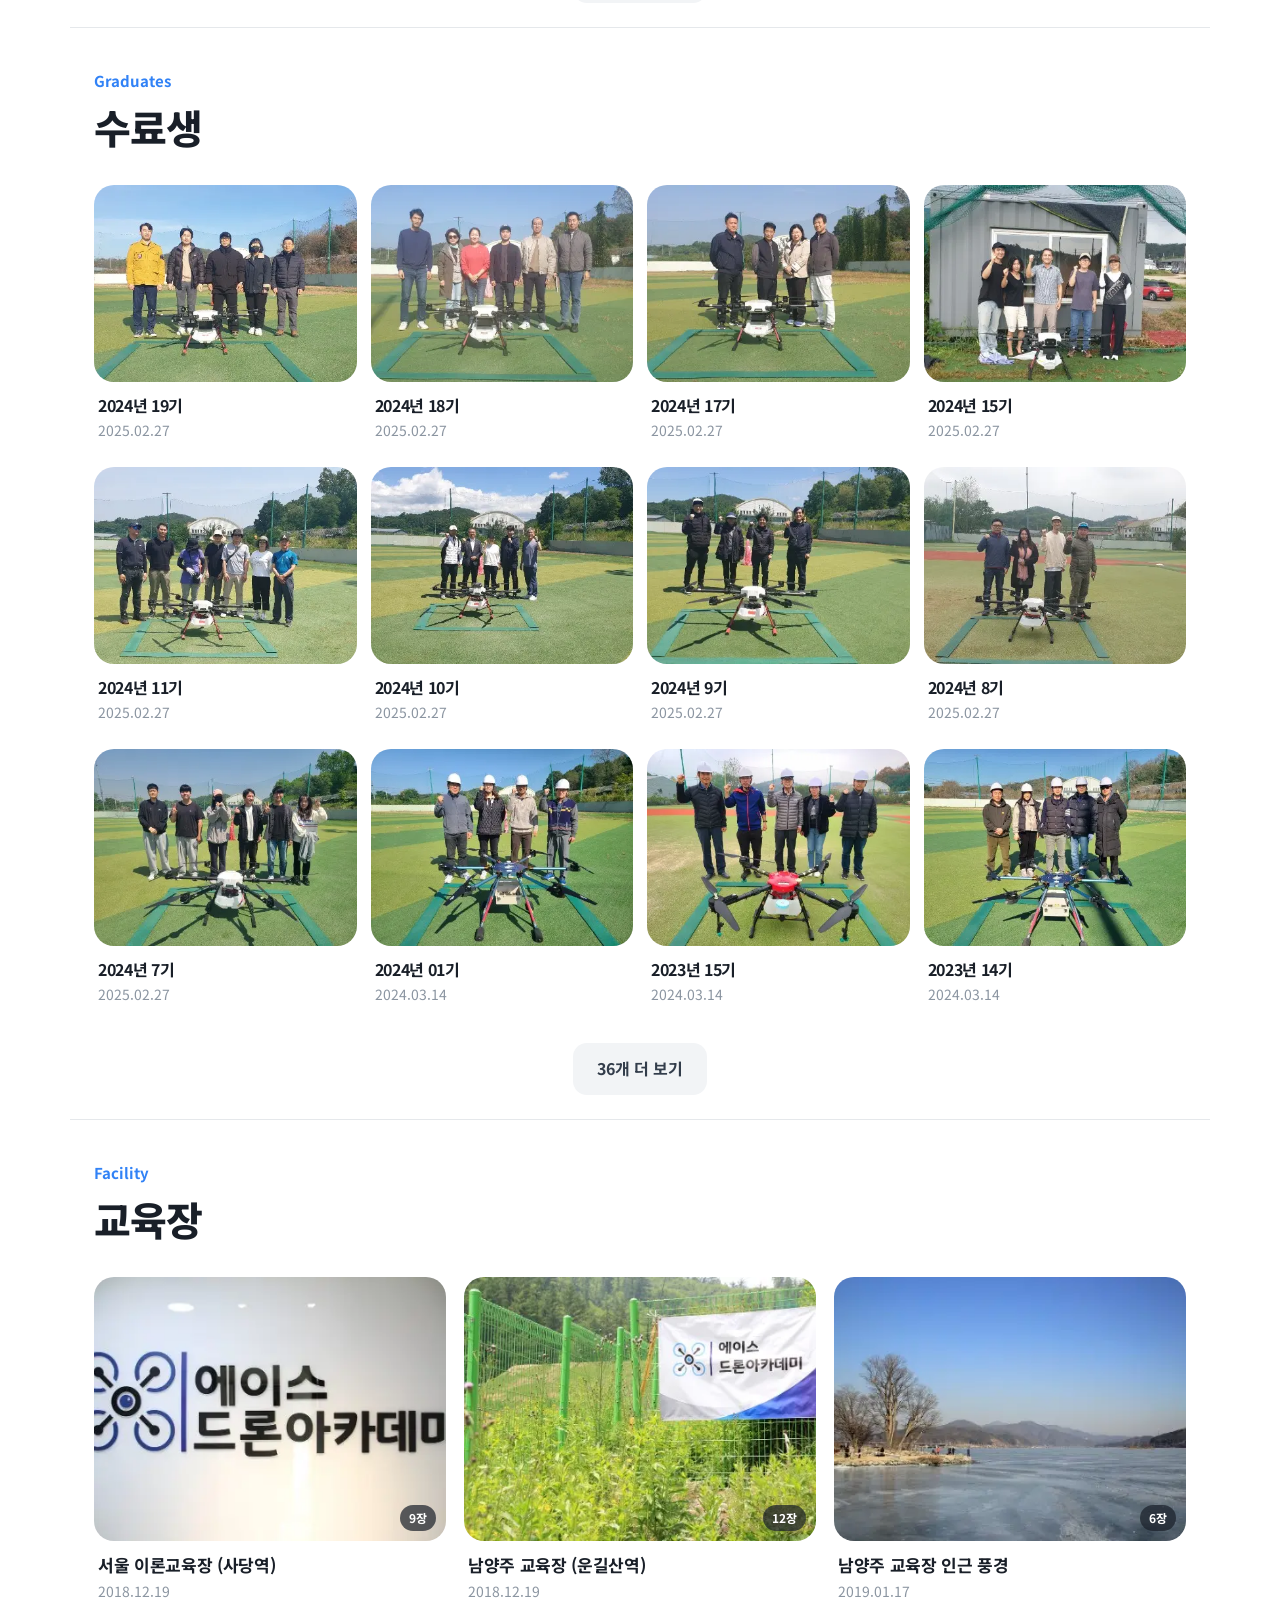
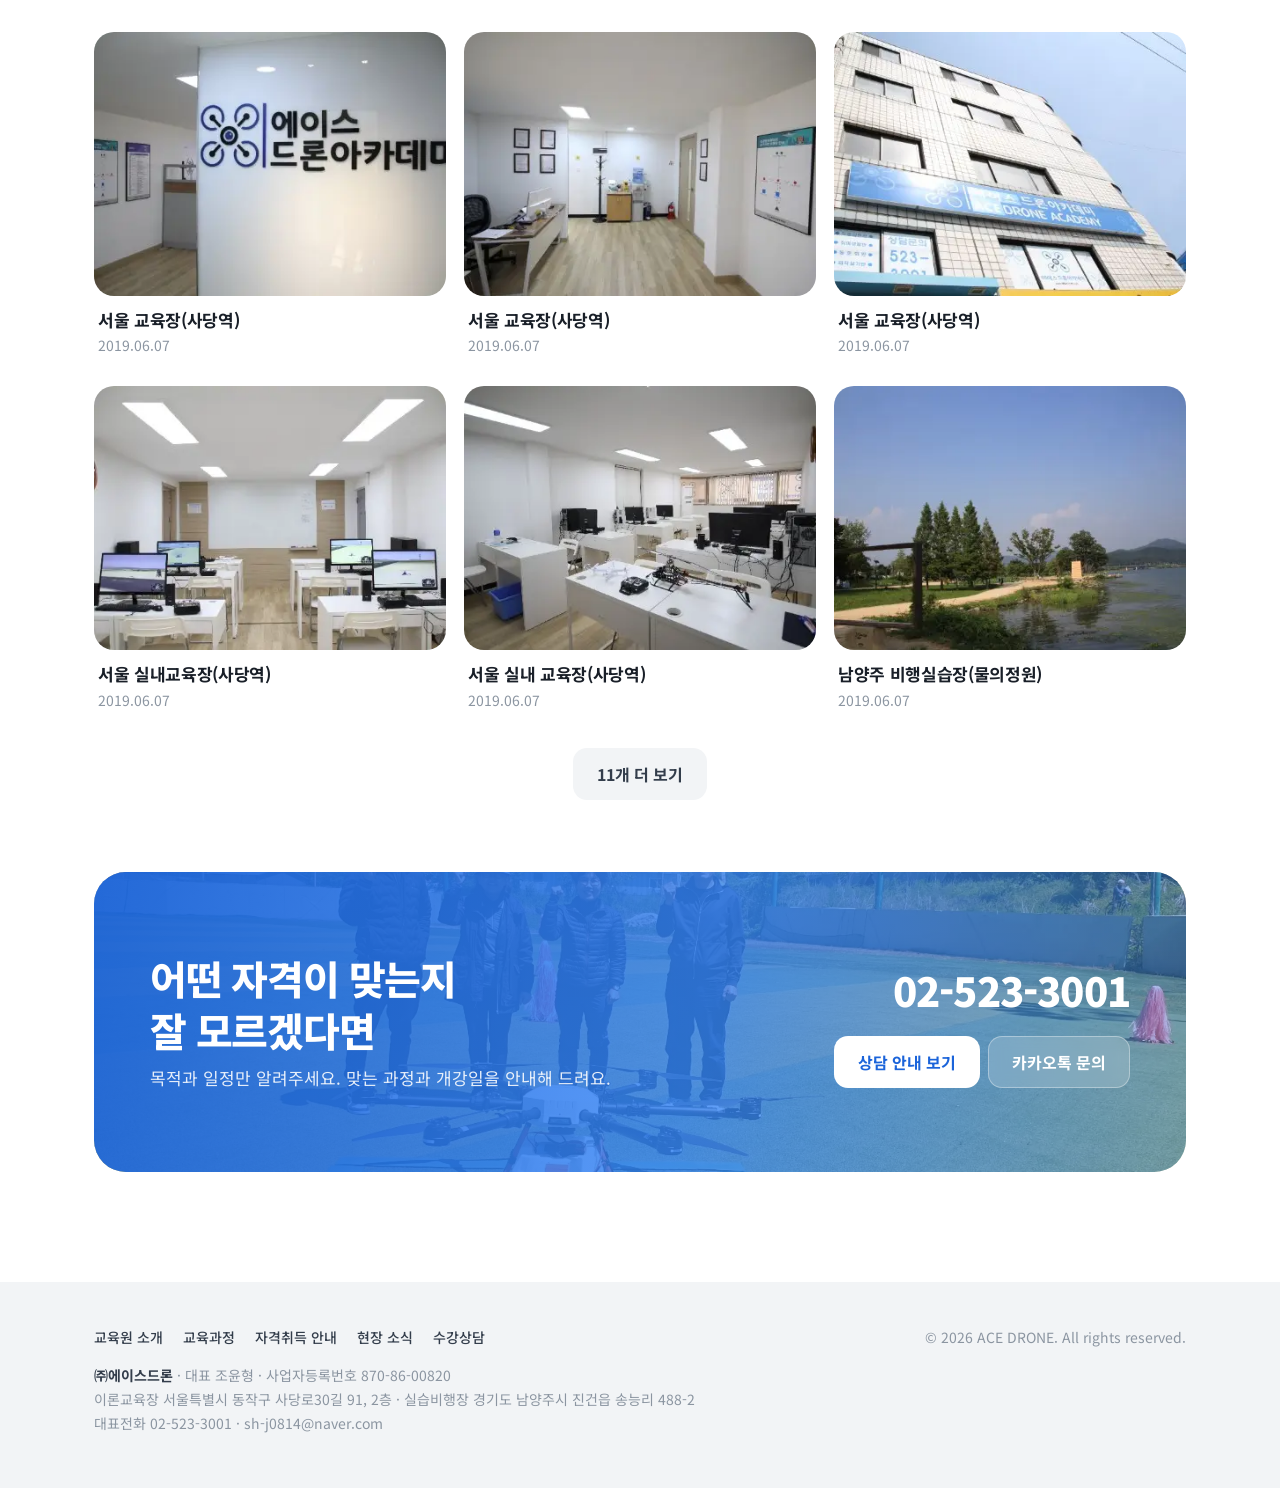
<file: docs/gallery.html>
<!doctype html>
<html lang="ko">
<head>
<meta charset="utf-8">
<meta name="viewport" content="width=device-width, initial-scale=1, viewport-fit=cover">
<title>현장 소식 | 에이스드론</title>
<meta name="claude:viewport-fit-sides" content="cover">
<meta name="naver-site-verification" content="5b5b9a02e9658df27cca956369ace3d30c6db346">
<meta name="google-site-verification" content="nsO2wRqofLVCr-JozCfUf1p5AFdo9hStCAKRzBdhAyA">
<meta name="description" content="에이스드론 현장 소식. 우수기관 선정 언론 보도, 학교·기관 드론 교육 출강, 수료생과 교육장 사진.">
<link rel="canonical" href="https://www.xn--hy1bs0eh1l1id9rc.com/gallery.html">
<meta property="og:type" content="website">
<meta property="og:site_name" content="에이스드론">
<meta property="og:title" content="현장 소식 | 에이스드론">
<meta property="og:description" content="에이스드론 현장 소식. 우수기관 선정 언론 보도, 학교·기관 드론 교육 출강, 수료생과 교육장 사진.">
<meta property="og:url" content="https://www.xn--hy1bs0eh1l1id9rc.com/gallery.html">
<meta property="og:locale" content="ko_KR">
<meta name="robots" content="index, follow">
<script type="application/ld+json">{"@context": "https://schema.org", "@graph": [{"@type": ["EducationalOrganization", "LocalBusiness"], "@id": "https://www.xn--hy1bs0eh1l1id9rc.com/#org", "founder": {"@type": "Person", "name": "조윤형"}, "taxID": "870-86-00820", "name": "㈜에이스드론", "alternateName": ["에이스드론", "에이스드론 교육원", "에이스드론 드론교육원", "ACE DRONE", "Ace Drone"], "url": "https://www.xn--hy1bs0eh1l1id9rc.com/", "email": "sh-j0814@naver.com", "description": "서울 사당 국토교통부 지정 드론 전문교육기관. 무인멀티콥터 1·2·3종 자격 교육, 2023 공단 우수기관 선정.", "award": "2023년 한국교통안전공단 드론 우수 전문교육기관", "knowsAbout": ["드론 자격증", "무인멀티콥터 조종자 자격", "초경량비행장치 조종자", "드론 전문교육기관", "드론 실기시험"], "areaServed": "KR", "image": "https://www.xn--hy1bs0eh1l1id9rc.com/images/office.jpg", "logo": "https://www.xn--hy1bs0eh1l1id9rc.com/images/logo.png", "location": [{"@type": "Place", "name": "에이스드론 이론교육장", "address": {"@type": "PostalAddress", "addressCountry": "KR", "addressRegion": "서울특별시", "addressLocality": "동작구", "streetAddress": "사당로30길 91, 2층"}}, {"@type": "Place", "name": "에이스드론 실습비행장", "address": {"@type": "PostalAddress", "addressCountry": "KR", "addressRegion": "경기도", "addressLocality": "남양주시", "streetAddress": "진건읍 송능리 488-2"}}], "amenityFeature": [{"@type": "LocationFeatureSpecification", "name": "주차 가능", "value": true}], "telephone": "+82-2-523-3001", "address": {"@type": "PostalAddress", "addressCountry": "KR", "addressRegion": "서울특별시", "addressLocality": "동작구", "streetAddress": "사당로30길 91, 2층"}, "sameAs": ["https://pf.kakao.com/_qxjSxaK"]}, {"@type": "BreadcrumbList", "itemListElement": [{"@type": "ListItem", "position": 1, "name": "에이스드론", "item": "https://www.xn--hy1bs0eh1l1id9rc.com/"}, {"@type": "ListItem", "position": 2, "name": "현장 소식 | 에이스드론", "item": "https://www.xn--hy1bs0eh1l1id9rc.com/gallery.html"}]}]}</script>
<link rel="preconnect" href="https://fonts.googleapis.com">
<link rel="preconnect" href="https://fonts.gstatic.com" crossorigin>
<link rel="stylesheet" href="https://fonts.googleapis.com/css2?family=Noto+Sans+KR:wght@400;500;700;800;900&display=swap">
<link rel="stylesheet" href="style.css">
</head>
<body>
<header class="top over">
  <div class="wrap">
    <a class="brand" href="index.html" aria-label="에이스드론 처음으로"><svg class="logo" viewBox="36.8 33 83.4 24.2" role="img" aria-label="에이스드론"><title>에이스드론</title><path fill="currentColor" d="M 52.17 45.08 C 52.17 47.02 50.60 48.59 48.67 48.59 C 46.73 48.59 45.16 47.02 45.16 45.08 C 45.16 43.15 46.73 41.58 48.67 41.58 C 50.60 41.58 52.17 43.15 52.17 45.08 "/><path fill="#30a8e1" d="M 46.25 40.46 C 46.01 40.21 45.80 40.01 45.60 39.78 C 45.56 39.74 45.58 39.63 45.60 39.56 C 45.86 38.76 45.87 37.94 45.62 37.15 C 45.39 36.45 44.98 35.86 44.39 35.39 C 43.58 34.75 42.67 34.45 41.64 34.53 C 41.21 34.57 40.80 34.71 40.41 34.89 C 39.67 35.23 39.09 35.75 38.70 36.45 C 38.44 36.93 38.25 37.44 38.21 38.01 C 38.13 39.37 38.63 40.47 39.66 41.31 C 40.18 41.73 40.78 42.05 41.47 42.08 C 41.93 42.09 42.40 42.06 42.86 42.05 C 42.93 42.04 43.01 42.02 43.07 41.98 C 43.20 41.89 43.30 41.92 43.41 42.03 C 43.55 42.19 43.71 42.34 43.86 42.50 C 43.98 42.63 43.96 42.67 43.80 42.73 C 43.03 43.04 42.22 43.13 41.40 43.03 C 40.47 42.93 39.66 42.56 38.94 41.96 C 38.01 41.18 37.45 40.17 37.30 38.98 C 37.12 37.61 37.46 36.37 38.35 35.29 C 38.90 34.63 39.58 34.16 40.38 33.87 C 41.37 33.51 42.37 33.48 43.39 33.79 C 44.13 34.01 44.78 34.40 45.32 34.93 C 45.98 35.58 46.44 36.36 46.63 37.29 C 46.72 37.74 46.79 38.17 46.75 38.62 C 46.68 39.24 46.57 39.84 46.25 40.46 "/><path fill="#30a8e1" d="M 51.57 38.25 C 51.57 38.74 51.57 39.13 51.73 39.50 C 51.79 39.65 51.75 39.77 51.64 39.88 C 51.48 40.02 51.34 40.17 51.19 40.31 C 51.12 40.39 51.06 40.39 51.01 40.28 C 50.62 39.34 50.49 38.39 50.70 37.39 C 50.89 36.44 51.32 35.64 52.00 34.96 C 52.73 34.24 53.60 33.80 54.62 33.64 C 55.87 33.45 57.00 33.72 58.03 34.41 C 58.88 35 59.48 35.78 59.83 36.76 C 60.15 37.70 60.18 38.64 59.93 39.58 C 59.72 40.36 59.33 41.05 58.76 41.63 C 58.21 42.19 57.57 42.62 56.83 42.85 C 55.98 43.11 55.11 43.17 54.24 42.93 C 53.99 42.86 53.75 42.79 53.51 42.72 C 53.36 42.67 53.35 42.59 53.44 42.5 C 53.61 42.32 53.77 42.15 53.95 42 C 54.00 41.95 54.11 41.92 54.17 41.95 C 54.62 42.12 55.09 42.11 55.55 42.11 C 56.33 42.11 57.01 41.81 57.63 41.35 C 58.03 41.07 58.36 40.70 58.60 40.27 C 58.84 39.84 59.06 39.41 59.09 38.91 C 59.12 38.52 59.13 38.12 59.09 37.73 C 59.03 37.13 58.76 36.59 58.41 36.10 C 58.08 35.63 57.64 35.27 57.15 34.99 C 56.71 34.74 56.23 34.59 55.73 34.54 C 54.96 34.46 54.24 34.60 53.57 34.97 C 52.89 35.34 52.34 35.87 51.98 36.58 C 51.69 37.14 51.51 37.71 51.57 38.25 "/><path fill="#30a8e1" d="M 53.36 47.51 C 54.99 46.69 57.41 46.92 58.93 48.69 C 60.62 50.65 60.40 53.43 58.73 55.14 C 57.00 56.90 54.14 57.00 52.30 55.45 C 50.44 53.89 50.23 51.39 51.09 49.72 C 51.32 49.95 51.53 50.17 51.73 50.41 C 51.77 50.46 51.75 50.58 51.72 50.67 C 51.44 51.67 51.49 52.64 52.00 53.58 C 52.38 54.28 52.91 54.80 53.61 55.18 C 54.46 55.64 55.37 55.73 56.28 55.49 C 57.32 55.21 58.12 54.58 58.67 53.61 C 59.14 52.79 59.19 51.93 59.07 51.05 C 59 50.5 58.75 49.98 58.38 49.55 C 58.16 49.28 57.91 49.01 57.63 48.79 C 56.98 48.28 56.23 48 55.39 48 C 54.96 48 54.55 48.05 54.15 48.19 C 54.10 48.21 54.02 48.20 53.98 48.17 C 53.78 47.98 53.58 47.78 53.38 47.57 C 53.37 47.56 53.37 47.53 53.36 47.51 "/><path fill="#30a8e1" d="M 42 56.58 C 41.51 56.50 41.00 56.48 40.54 56.33 C 39.46 55.97 38.58 55.31 37.98 54.33 C 37.63 53.76 37.39 53.16 37.30 52.50 C 37.21 51.81 37.23 51.11 37.45 50.43 C 37.65 49.80 37.95 49.22 38.39 48.71 C 39.00 48.02 39.74 47.53 40.63 47.26 C 41.45 47.02 42.27 46.99 43.10 47.19 C 43.36 47.25 43.60 47.35 43.86 47.44 C 43.96 47.48 43.97 47.54 43.89 47.62 C 43.73 47.78 43.57 47.96 43.39 48.10 C 43.32 48.16 43.20 48.18 43.12 48.16 C 42.40 47.95 41.67 47.91 40.96 48.15 C 40.20 48.39 39.55 48.80 39.04 49.44 C 38.67 49.90 38.42 50.40 38.30 50.94 C 38.13 51.64 38.14 52.36 38.41 53.05 C 38.67 53.70 39.03 54.27 39.57 54.71 C 40.37 55.36 41.28 55.67 42.32 55.59 C 43.49 55.5 44.39 54.93 45.08 54.01 C 45.60 53.32 45.84 52.51 45.78 51.63 C 45.76 51.26 45.73 50.89 45.60 50.54 C 45.57 50.47 45.61 50.35 45.66 50.29 C 45.80 50.12 45.97 49.96 46.13 49.81 C 46.22 49.72 46.28 49.72 46.33 49.85 C 46.65 50.59 46.82 51.35 46.74 52.15 C 46.65 53.16 46.31 54.07 45.64 54.85 C 45.06 55.53 44.35 56.03 43.50 56.32 C 43.02 56.48 42.52 56.57 42.00 56.52 C 42.00 56.54 42 56.56 42 56.58 "/><path fill="currentColor" d="M 55.25 39.48 C 55.08 39.42 54.95 39.53 54.82 39.66 C 54.09 40.39 53.37 41.12 52.64 41.84 C 52.44 42.04 52.42 42.03 52.25 41.82 C 52.15 41.68 52.01 41.57 51.87 41.46 C 51.70 41.33 51.68 41.28 51.83 41.13 C 52.57 40.39 53.31 39.64 54.06 38.91 C 54.18 38.78 54.22 38.67 54.18 38.49 C 54.08 38.04 54.25 37.66 54.59 37.38 C 54.95 37.08 55.34 36.98 55.79 37.19 C 56.23 37.40 56.49 37.73 56.53 38.21 C 56.58 38.92 56.00 39.5 55.25 39.48 "/><path fill="currentColor" d="M 43.19 38.33 C 43.19 38.37 43.19 38.46 43.16 38.54 C 43.08 38.72 43.17 38.83 43.28 38.95 C 44.02 39.68 44.75 40.41 45.48 41.14 C 45.63 41.30 45.62 41.33 45.46 41.47 C 45.30 41.60 45.16 41.75 45.02 41.90 C 44.91 42.04 44.87 42.05 44.74 41.92 C 43.95 41.14 43.17 40.34 42.37 39.57 C 42.30 39.49 42.13 39.48 42.01 39.48 C 41.39 39.48 40.83 38.97 40.81 38.35 C 40.78 37.67 41.31 37.12 41.95 37.08 C 42.60 37.04 43.19 37.62 43.19 38.33 "/><path fill="currentColor" d="M 55.33 52.96 C 54.63 52.95 54.06 52.29 54.17 51.60 C 54.19 51.46 54.16 51.35 54.05 51.23 C 53.29 50.49 52.55 49.74 51.80 48.99 C 51.72 48.91 51.73 48.84 51.80 48.79 C 52.03 48.66 52.20 48.46 52.35 48.25 C 52.43 48.12 52.53 48.18 52.62 48.27 C 53.08 48.73 53.54 49.20 54.00 49.66 C 54.25 49.91 54.51 50.16 54.75 50.42 C 54.88 50.56 55.01 50.61 55.20 50.58 C 55.91 50.51 56.51 51.03 56.53 51.71 C 56.56 52.38 56 52.96 55.33 52.96 "/><path fill="currentColor" d="M 42.10 50.58 C 42.28 50.64 42.42 50.55 42.57 50.40 C 43.29 49.66 44.02 48.94 44.75 48.21 C 44.83 48.12 44.91 48.12 44.97 48.22 C 45.11 48.43 45.27 48.62 45.5 48.76 C 45.60 48.82 45.57 48.91 45.49 49 C 44.98 49.5 44.49 50 43.99 50.50 C 43.77 50.72 43.56 50.94 43.33 51.15 C 43.18 51.28 43.15 51.42 43.17 51.62 C 43.27 52.29 42.73 52.93 42.05 52.96 C 41.54 52.97 41.08 52.66 40.88 52.15 C 40.71 51.72 40.85 51.20 41.22 50.86 C 41.46 50.66 41.75 50.56 42.10 50.58 "/><path fill="var(--logo-hole, #fff)" d="M 48.67 47.29 C 47.5 47.37 46.44 46.25 46.45 45.07 C 46.46 43.87 47.55 42.87 48.67 42.87 C 49.87 42.87 50.91 43.97 50.90 45.12 C 50.89 46.20 49.88 47.37 48.67 47.29 M 48.67 46.60 C 49.5 46.65 50.21 45.90 50.19 45.08 C 50.16 44.23 49.52 43.59 48.67 43.58 C 47.75 43.57 47.18 44.34 47.15 45.02 C 47.11 45.92 47.85 46.65 48.67 46.60 "/><path fill="#30a8e1" d="M 48.67 46.60 C 47.85 46.65 47.11 45.92 47.15 45.02 C 47.18 44.34 47.75 43.57 48.67 43.58 C 49.52 43.59 50.16 44.23 50.19 45.08 C 50.21 45.90 49.49 46.65 48.67 46.60 M 49.20 44.09 C 49.00 44.08 48.79 44.28 48.80 44.48 C 48.80 44.68 48.99 44.88 49.18 44.89 C 49.36 44.89 49.58 44.68 49.59 44.5 C 49.60 44.31 49.39 44.10 49.20 44.09 "/><path fill="var(--logo-hole, #fff)" d="M 49.20 44.09 C 49.39 44.10 49.60 44.31 49.59 44.5 C 49.58 44.68 49.36 44.89 49.18 44.89 C 48.99 44.88 48.80 44.68 48.80 44.48 C 48.79 44.28 49.00 44.08 49.20 44.09 "/><path fill="#2f45c8" d="M 64.78 56.60 L 63.68 56.60 L 63.68 33.59 L 64.78 33.59 Z M 64.78 56.60 "/><path fill="currentColor" d="M 77.74 40.14 L 79.16 40.14 L 79.16 50.92 L 77.74 50.92 Z M 73.19 43.23 C 73.03 42.74 72.83 42.5 72.57 42.5 C 72.30 42.5 72.08 42.74 71.94 43.23 C 71.78 43.72 71.71 44.34 71.71 45.09 C 71.71 45.82 71.78 46.44 71.94 46.94 C 72.08 47.44 72.30 47.70 72.57 47.70 C 72.83 47.70 73.03 47.45 73.19 46.95 C 73.34 46.45 73.42 45.83 73.42 45.09 C 73.42 44.35 73.34 43.73 73.19 43.23 M 75.66 50.43 L 75.66 45.64 L 74.82 45.64 C 74.76 46.75 74.52 47.61 74.11 48.23 C 73.70 48.85 73.18 49.16 72.56 49.16 C 71.89 49.16 71.35 48.80 70.93 48.08 C 70.51 47.37 70.30 46.37 70.30 45.10 C 70.30 43.85 70.51 42.85 70.93 42.13 C 71.35 41.40 71.89 41.04 72.56 41.04 C 73.14 41.04 73.62 41.31 74.02 41.85 C 74.41 42.39 74.66 43.14 74.77 44.07 L 75.66 44.07 L 75.66 40.39 L 77.08 40.39 L 77.08 50.43 Z M 75.66 50.43 "/><path fill="currentColor" d="M 87.50 40.14 L 88.96 40.14 L 88.96 50.92 L 87.50 50.92 Z M 84.25 43.12 C 84.01 42.58 83.69 42.31 83.28 42.31 C 82.87 42.31 82.54 42.58 82.30 43.12 C 82.05 43.67 81.94 44.27 81.94 44.93 C 81.94 45.61 82.05 46.22 82.30 46.76 C 82.54 47.30 82.87 47.57 83.28 47.57 C 83.69 47.57 84.01 47.30 84.25 46.77 C 84.48 46.23 84.60 45.62 84.60 44.93 C 84.60 44.26 84.48 43.66 84.25 43.12 M 85.30 47.89 C 84.80 48.64 84.12 49.02 83.27 49.02 C 82.42 49.02 81.75 48.65 81.25 47.90 C 80.74 47.15 80.49 46.17 80.49 44.94 C 80.49 43.71 80.74 42.72 81.25 41.98 C 81.75 41.24 82.42 40.87 83.27 40.87 C 84.12 40.87 84.80 41.24 85.30 41.99 C 85.80 42.74 86.05 43.73 86.05 44.94 C 86.05 46.15 85.80 47.13 85.30 47.89 "/><path fill="currentColor" d="M 98.21 46.88 C 97.69 46.71 97.08 46.37 96.36 45.85 C 95.65 45.33 95.10 44.75 94.73 44.14 C 94.39 44.74 93.87 45.30 93.17 45.81 C 92.48 46.33 91.83 46.68 91.23 46.87 L 90.28 45.69 C 91.22 45.35 92.06 44.84 92.80 44.16 C 93.54 43.47 93.91 42.65 93.91 41.69 L 93.91 40.64 L 95.54 40.64 L 95.54 41.69 C 95.54 42.65 95.90 43.46 96.60 44.12 C 97.32 44.78 98.16 45.31 99.12 45.69 Z M 89.88 48.31 L 99.57 48.31 L 99.57 49.71 L 89.88 49.71 Z M 89.88 48.31 "/><path fill="currentColor" d="M 101.04 46.50 L 101.04 41.07 L 108.42 41.07 L 108.42 42.48 L 102.52 42.48 L 102.52 45.09 L 108.48 45.09 L 108.48 46.50 Z M 99.85 48.36 L 109.55 48.36 L 109.55 49.75 L 99.85 49.75 Z M 99.85 48.36 "/><path fill="currentColor" d="M 111.05 50.67 L 111.05 47.97 L 112.55 47.97 L 112.55 49.29 L 118.67 49.29 L 118.67 50.67 Z M 109.82 47.38 L 109.82 46.03 L 113.81 46.03 L 113.81 45.33 L 111.00 45.33 L 111.00 42.20 L 116.78 42.20 L 116.78 41.58 L 111.00 41.58 L 111.00 40.29 L 118.32 40.29 L 118.32 43.44 L 112.52 43.44 L 112.52 44.05 L 118.46 44.05 L 118.46 45.33 L 115.44 45.33 L 115.44 46.03 L 119.52 46.03 L 119.52 47.38 Z M 109.82 47.38 "/></svg><span class="brand-tag">국토교통부 지정<br>드론 전문교육기관</span></a>
    <nav aria-label="주요 메뉴"><ul class="gnb"><li><a href="about.html">교육원 소개</a><ul class="sub"><li><a href="about.html#greeting">인사말</a></li><li><a href="about.html#award">우수기관 선정</a></li><li><a href="about.html#facility">시설 안내</a></li></ul></li><li><a href="courses.html">교육과정</a><ul class="sub"><li><a href="courses.html#overview">과정 한눈에 보기</a></li><li><a href="courses.html#grade1">1종 과정</a></li><li><a href="courses.html#grade2">2종 과정</a></li><li><a href="courses.html#grade3">3종 과정</a></li></ul></li><li><a href="license.html">자격취득 안내</a><ul class="sub"><li><a href="license.html#process">취득 절차</a></li><li><a href="license.html#eligibility">응시 자격</a></li><li><a href="license.html#faq">자주 묻는 질문</a></li></ul></li><li><a href="gallery.html" aria-current="page">현장 소식</a><ul class="sub"><li><a href="gallery.html#news">언론 보도</a></li><li><a href="gallery.html#events">교육·행사</a></li><li><a href="gallery.html#students">수료생</a></li><li><a href="gallery.html#places">교육장</a></li></ul></li><li><a href="contact.html">수강상담</a><ul class="sub"><li><a href="contact.html#consult">수강 상담</a></li><li><a href="contact.html#map">오시는 길</a></li></ul></li></ul></nav>
    <a class="btn top-cta" href="contact.html">수강 상담</a>
    <button class="menu-btn" type="button" aria-label="메뉴 열기" aria-expanded="false">☰</button>
  </div>
</header>
<main><section class="page-hero" style="--bg:url('images/hero-award.webp')">
  <div class="wrap">
    <div class="crumbs"><a href="index.html">처음으로</a> › 현장 소식</div>
    <h1>현장 소식</h1>
    <p>언론 보도, 출강·행사, 수료생과 교육장 사진을 모았습니다.</p>
  </div>
</section><div class="subnav-bar"><div class="wrap"><nav class="subnav" aria-label="현장 소식 하위 메뉴"><a href="#news" class="on">언론 보도</a><a href="#events">교육·행사</a><a href="#students">수료생</a><a href="#places">교육장</a></nav></div></div><section class="anchor" id="news"><div class="wrap" style="padding-block:64px 24px">
  <div class="section-title"><h2>언론 보도</h2><p class="eyebrow">Press</p></div>
  <ul class="news-list"><li><button type="button" class="news-item" data-album="0"><span class="news-thumb"><img src="images/gallery/g005.webp" alt="" loading="lazy"></span><span class="news-body"><span class="news-src">연합뉴스</span><b>교통안전공단, 에이스드론 등 우수 드론 전문교육기관 3곳 선정</b><span class="g-date">2024.01.12</span></span></button></li><li><button type="button" class="news-item" data-album="1"><span class="news-thumb"><span class="news-mark" aria-hidden="true">NEWS</span></span><span class="news-body"><span class="news-src">MTN 머니투데이방송</span><b>교통안전공단, 드론 우수 전문교육기관 선정…교육 모범사례 발굴</b><span class="g-date">2024.01.12</span></span></button></li><li><button type="button" class="news-item" data-album="2"><span class="news-thumb"><span class="news-mark" aria-hidden="true">NEWS</span></span><span class="news-body"><span class="news-src">SBS Biz</span><b>교통안전공단, 드론 우수 전문교육기관 3곳 선정</b><span class="g-date">2024.01.12</span></span></button></li><li><button type="button" class="news-item" data-album="3"><span class="news-thumb"><img src="images/gallery/g032.webp" alt="" loading="lazy"></span><span class="news-body"><span class="news-src">대전투데이</span><b>남서울대학교 산학협력단 MOU</b><span class="g-date">2022.01.20</span></span></button></li><li><button type="button" class="news-item" data-album="4"><span class="news-thumb"><img src="images/gallery/g033.webp" alt="" loading="lazy"></span><span class="news-body"><span class="news-src">중앙일보</span><b>서경대 행사 협조기관 (주)에이스드론</b><span class="g-date">2020.11.25</span></span></button></li><li><button type="button" class="news-item" data-album="5"><span class="news-thumb"><img src="images/gallery/g112.webp" alt="" loading="lazy"></span><span class="news-body"><b>MBN 생생정보마당 드론 특집 · 한국교통안전공단 촬영</b><span class="g-date">2018.10.22</span></span></button></li><li><button type="button" class="news-item" data-album="6"><span class="news-thumb"><img src="images/gallery/g116.webp" alt="" loading="lazy"></span><span class="news-body"><b>TS매거진 촬영 (한국교통안전공단)</b><span class="g-date">2018.10.01</span></span></button></li></ul>
</div></section><section class="anchor" id="events"><div class="wrap" style="padding-block:40px 24px">
  <div class="section-title"><h2>교육·행사</h2><p class="eyebrow">Events</p></div>
  <ul class="g-grid"><li><button type="button" class="g-card" data-album="7"><span class="g-img"><img src="images/gallery/g000.webp" alt="2024년 강남구청 취창업아카데미 수료식" loading="lazy" width="400" height="300"></span><span class="g-cap"><b>2024년 강남구청 취창업아카데미 수료식</b><span class="g-date">2025.02.27</span></span></button></li><li><button type="button" class="g-card" data-album="8"><span class="g-img"><img src="images/gallery/g001.webp" alt="2024년 시흥드론교육센터 드론교육프로그램 운영" loading="lazy" width="400" height="300"></span><span class="g-cap"><b>2024년 시흥드론교육센터 드론교육프로그램 운영</b><span class="g-date">2025.02.27</span></span></button></li><li><button type="button" class="g-card" data-album="9"><span class="g-img"><img src="images/gallery/g002.webp" alt="2024년 금천구 진로진학박람회" loading="lazy" width="400" height="300"></span><span class="g-cap"><b>2024년 금천구 진로진학박람회</b><span class="g-date">2025.02.27</span></span></button></li><li><button type="button" class="g-card" data-album="10"><span class="g-img"><img src="images/gallery/g003.webp" alt="2024년 구로창의문화예술센터 개소식 교육" loading="lazy" width="400" height="300"></span><span class="g-cap"><b>2024년 구로창의문화예술센터 개소식 교육</b><span class="g-date">2025.02.27</span></span></button></li><li><button type="button" class="g-card" data-album="11"><span class="g-img"><img src="images/gallery/g004.webp" alt="2024년 구로구일대초등학교 교육" loading="lazy" width="400" height="300"></span><span class="g-cap"><b>2024년 구로구일대초등학교 교육</b><span class="g-date">2025.02.27</span></span></button></li><li><button type="button" class="g-card" data-album="12"><span class="g-img"><img src="images/gallery/g006.webp" alt="2023년 매치업 사업설명회 및 참여기업협약식" loading="lazy" width="400" height="300"></span><span class="g-cap"><b>2023년 매치업 사업설명회 및 참여기업협약식</b><span class="g-date">2023.12.19</span></span></button></li><li><button type="button" class="g-card" data-album="13"><span class="g-img"><img src="images/gallery/g007.webp" alt="강남구청 취창업아카데미 촬영교육" loading="lazy" width="400" height="300"><span class="g-count">3장</span></span><span class="g-cap"><b>강남구청 취창업아카데미 촬영교육</b><span class="g-date">2023.10.02</span></span></button></li><li><button type="button" class="g-card" data-album="14"><span class="g-img"><img src="images/gallery/g010.webp" alt="서울시 50플러스재단 드론특강" loading="lazy" width="400" height="300"></span><span class="g-cap"><b>서울시 50플러스재단 드론특강</b><span class="g-date">2023.10.02</span></span></button></li><li><button type="button" class="g-card" data-album="15"><span class="g-img"><img src="images/gallery/g011.webp" alt="2023년 하반기 하남시 을지훈련 촬영지원" loading="lazy" width="400" height="300"><span class="g-count">2장</span></span><span class="g-cap"><b>2023년 하반기 하남시 을지훈련 촬영지원</b><span class="g-date">2023.10.02</span></span></button></li><li hidden><button type="button" class="g-card" data-album="16"><span class="g-img"><img src="images/gallery/g013.webp" alt="남서울대학교-(주)한컴아카데미 3자간 MOU 협약식" loading="lazy" width="400" height="300"><span class="g-count">2장</span></span><span class="g-cap"><b>남서울대학교-(주)한컴아카데미 3자간 MOU 협약식</b><span class="g-date">2022.10.17</span></span></button></li><li hidden><button type="button" class="g-card" data-album="17"><span class="g-img"><img src="images/gallery/g015.webp" alt="남서울실용전문학교 드론특강" loading="lazy" width="400" height="300"></span><span class="g-cap"><b>남서울실용전문학교 드론특강</b><span class="g-date">2022.06.17</span></span></button></li><li hidden><button type="button" class="g-card" data-album="18"><span class="g-img"><img src="images/gallery/g016.webp" alt="횡성군 드론촬영기초교육" loading="lazy" width="400" height="300"></span><span class="g-cap"><b>횡성군 드론촬영기초교육</b><span class="g-date">2022.06.17</span></span></button></li><li hidden><button type="button" class="g-card" data-album="19"><span class="g-img"><img src="images/gallery/g017.webp" alt="남서울실용전문학교 드론특강" loading="lazy" width="400" height="300"></span><span class="g-cap"><b>남서울실용전문학교 드론특강</b><span class="g-date">2022.06.17</span></span></button></li><li hidden><button type="button" class="g-card" data-album="20"><span class="g-img"><img src="images/gallery/g018.webp" alt="경민대학교 드론전시 행사참가" loading="lazy" width="400" height="300"></span><span class="g-cap"><b>경민대학교 드론전시 행사참가</b><span class="g-date">2022.06.17</span></span></button></li><li hidden><button type="button" class="g-card" data-album="21"><span class="g-img"><img src="images/gallery/g019.webp" alt="한국도로공사 드론측량" loading="lazy" width="400" height="300"></span><span class="g-cap"><b>한국도로공사 드론측량</b><span class="g-date">2022.06.17</span></span></button></li><li hidden><button type="button" class="g-card" data-album="22"><span class="g-img"><img src="images/gallery/g020.webp" alt="서울시 서경대학교 기초드론코딩교육 특강" loading="lazy" width="400" height="300"></span><span class="g-cap"><b>서울시 서경대학교 기초드론코딩교육 특강</b><span class="g-date">2022.06.03</span></span></button></li><li hidden><button type="button" class="g-card" data-album="23"><span class="g-img"><img src="images/gallery/g021.webp" alt="구리시 구지초등학교 드론특강" loading="lazy" width="400" height="300"></span><span class="g-cap"><b>구리시 구지초등학교 드론특강</b><span class="g-date">2022.06.03</span></span></button></li><li hidden><button type="button" class="g-card" data-album="24"><span class="g-img"><img src="images/gallery/g022.webp" alt="헬셀에이스드론 축구단 출범식" loading="lazy" width="400" height="300"><span class="g-count">3장</span></span><span class="g-cap"><b>헬셀에이스드론 축구단 출범식</b><span class="g-date">2019.11.26</span></span></button></li><li hidden><button type="button" class="g-card" data-album="25"><span class="g-img"><img src="images/gallery/g099.webp" alt="서초구 꿈드림 드론기초교육 특강" loading="lazy" width="400" height="300"></span><span class="g-cap"><b>서초구 꿈드림 드론기초교육 특강</b><span class="g-date">2022.06.03</span></span></button></li><li hidden><button type="button" class="g-card" data-album="26"><span class="g-img"><img src="images/gallery/g025.webp" alt="남양주 물의정원 딸기축제" loading="lazy" width="400" height="300"><span class="g-count">3장</span></span><span class="g-cap"><b>남양주 물의정원 딸기축제</b><span class="g-date">2019.06.10</span></span></button></li><li hidden><button type="button" class="g-card" data-album="27"><span class="g-img"><img src="images/gallery/g028.webp" alt="한화건설 안전관리자 직무교육" loading="lazy" width="400" height="300"><span class="g-count">3장</span></span><span class="g-cap"><b>한화건설 안전관리자 직무교육</b><span class="g-date">2019.02.07</span></span></button></li><li hidden><button type="button" class="g-card" data-album="28"><span class="g-img"><img src="images/gallery/g134.webp" alt="광명시 드론&amp;로봇 페스티벌 참가 1" loading="lazy" width="400" height="300"><span class="g-count">4장</span></span><span class="g-cap"><b>광명시 드론&amp;로봇 페스티벌 참가 1</b><span class="g-date">2019.01.17</span></span></button></li><li hidden><button type="button" class="g-card" data-album="29"><span class="g-img"><img src="images/gallery/g138.webp" alt="광명시 드론&amp;로봇 페스티벌 참가 2" loading="lazy" width="400" height="300"><span class="g-count">5장</span></span><span class="g-cap"><b>광명시 드론&amp;로봇 페스티벌 참가 2</b><span class="g-date">2019.01.17</span></span></button></li><li hidden><button type="button" class="g-card" data-album="30"><span class="g-img"><span class="g-noimg">영상</span><span class="g-count">영상</span></span><span class="g-cap"><b>에이스드론 아카데미 송년회</b><span class="g-date">2019.01.29</span></span></button></li></ul><button type="button" class="btn ghost g-more" data-more>15개 더 보기</button>
</div></section><section class="anchor" id="students"><div class="wrap" style="padding-block:40px 24px">
  <div class="section-title"><h2>수료생</h2><p class="eyebrow">Graduates</p></div>
  <ul class="g-grid g-grid-sm"><li><button type="button" class="g-card" data-album="31"><span class="g-img"><img src="images/gallery/g034.webp" alt="2024년 19기" loading="lazy" width="400" height="300"></span><span class="g-cap"><b>2024년 19기</b><span class="g-date">2025.02.27</span></span></button></li><li><button type="button" class="g-card" data-album="32"><span class="g-img"><img src="images/gallery/g035.webp" alt="2024년 18기" loading="lazy" width="400" height="300"></span><span class="g-cap"><b>2024년 18기</b><span class="g-date">2025.02.27</span></span></button></li><li><button type="button" class="g-card" data-album="33"><span class="g-img"><img src="images/gallery/g036.webp" alt="2024년 17기" loading="lazy" width="400" height="300"></span><span class="g-cap"><b>2024년 17기</b><span class="g-date">2025.02.27</span></span></button></li><li><button type="button" class="g-card" data-album="34"><span class="g-img"><img src="images/gallery/g037.webp" alt="2024년 15기" loading="lazy" width="400" height="300"></span><span class="g-cap"><b>2024년 15기</b><span class="g-date">2025.02.27</span></span></button></li><li><button type="button" class="g-card" data-album="35"><span class="g-img"><img src="images/gallery/g038.webp" alt="2024년 11기" loading="lazy" width="400" height="300"></span><span class="g-cap"><b>2024년 11기</b><span class="g-date">2025.02.27</span></span></button></li><li><button type="button" class="g-card" data-album="36"><span class="g-img"><img src="images/gallery/g039.webp" alt="2024년 10기" loading="lazy" width="400" height="300"></span><span class="g-cap"><b>2024년 10기</b><span class="g-date">2025.02.27</span></span></button></li><li><button type="button" class="g-card" data-album="37"><span class="g-img"><img src="images/gallery/g040.webp" alt="2024년 9기" loading="lazy" width="400" height="300"></span><span class="g-cap"><b>2024년 9기</b><span class="g-date">2025.02.27</span></span></button></li><li><button type="button" class="g-card" data-album="38"><span class="g-img"><img src="images/gallery/g041.webp" alt="2024년 8기" loading="lazy" width="400" height="300"></span><span class="g-cap"><b>2024년 8기</b><span class="g-date">2025.02.27</span></span></button></li><li><button type="button" class="g-card" data-album="39"><span class="g-img"><img src="images/gallery/g042.webp" alt="2024년 7기" loading="lazy" width="400" height="300"></span><span class="g-cap"><b>2024년 7기</b><span class="g-date">2025.02.27</span></span></button></li><li><button type="button" class="g-card" data-album="40"><span class="g-img"><img src="images/gallery/g043.webp" alt="2024년 01기" loading="lazy" width="400" height="300"></span><span class="g-cap"><b>2024년 01기</b><span class="g-date">2024.03.14</span></span></button></li><li><button type="button" class="g-card" data-album="41"><span class="g-img"><img src="images/gallery/g044.webp" alt="2023년 15기" loading="lazy" width="400" height="300"></span><span class="g-cap"><b>2023년 15기</b><span class="g-date">2024.03.14</span></span></button></li><li><button type="button" class="g-card" data-album="42"><span class="g-img"><img src="images/gallery/g045.webp" alt="2023년 14기" loading="lazy" width="400" height="300"></span><span class="g-cap"><b>2023년 14기</b><span class="g-date">2024.03.14</span></span></button></li><li hidden><button type="button" class="g-card" data-album="43"><span class="g-img"><img src="images/gallery/g046.webp" alt="2023년 13기" loading="lazy" width="400" height="300"></span><span class="g-cap"><b>2023년 13기</b><span class="g-date">2024.03.14</span></span></button></li><li hidden><button type="button" class="g-card" data-album="44"><span class="g-img"><img src="images/gallery/g047.webp" alt="2023년 12기" loading="lazy" width="400" height="300"></span><span class="g-cap"><b>2023년 12기</b><span class="g-date">2023.10.17</span></span></button></li><li hidden><button type="button" class="g-card" data-album="45"><span class="g-img"><img src="images/gallery/g048.webp" alt="2023년 11기" loading="lazy" width="400" height="300"></span><span class="g-cap"><b>2023년 11기</b><span class="g-date">2023.10.17</span></span></button></li><li hidden><button type="button" class="g-card" data-album="46"><span class="g-img"><img src="images/gallery/g049.webp" alt="2023년 8기" loading="lazy" width="400" height="300"></span><span class="g-cap"><b>2023년 8기</b><span class="g-date">2023.10.17</span></span></button></li><li hidden><button type="button" class="g-card" data-album="47"><span class="g-img"><img src="images/gallery/g050.webp" alt="2020년 수료생" loading="lazy" width="400" height="300"></span><span class="g-cap"><b>2020년 수료생</b><span class="g-date">2020.04.08</span></span></button></li><li hidden><button type="button" class="g-card" data-album="48"><span class="g-img"><img src="images/gallery/g051.webp" alt="2020년 수료생" loading="lazy" width="400" height="300"><span class="g-count">2장</span></span><span class="g-cap"><b>2020년 수료생</b><span class="g-date">2020.04.08</span></span></button></li><li hidden><button type="button" class="g-card" data-album="49"><span class="g-img"><img src="images/gallery/g053.webp" alt="2020년 수료생" loading="lazy" width="400" height="300"></span><span class="g-cap"><b>2020년 수료생</b><span class="g-date">2020.04.08</span></span></button></li><li hidden><button type="button" class="g-card" data-album="50"><span class="g-img"><img src="images/gallery/g054.webp" alt="2019년 수료생" loading="lazy" width="400" height="300"></span><span class="g-cap"><b>2019년 수료생</b><span class="g-date">2019.11.26</span></span></button></li><li hidden><button type="button" class="g-card" data-album="51"><span class="g-img"><img src="images/gallery/g055.webp" alt="2019년 수료생" loading="lazy" width="400" height="300"></span><span class="g-cap"><b>2019년 수료생</b><span class="g-date">2019.11.26</span></span></button></li><li hidden><button type="button" class="g-card" data-album="52"><span class="g-img"><img src="images/gallery/g056.webp" alt="2019년 수료생" loading="lazy" width="400" height="300"></span><span class="g-cap"><b>2019년 수료생</b><span class="g-date">2019.11.26</span></span></button></li><li hidden><button type="button" class="g-card" data-album="53"><span class="g-img"><img src="images/gallery/g057.webp" alt="2019년 수료생" loading="lazy" width="400" height="300"></span><span class="g-cap"><b>2019년 수료생</b><span class="g-date">2019.11.26</span></span></button></li><li hidden><button type="button" class="g-card" data-album="54"><span class="g-img"><img src="images/gallery/g058.webp" alt="2019년 수료생" loading="lazy" width="400" height="300"></span><span class="g-cap"><b>2019년 수료생</b><span class="g-date">2019.11.26</span></span></button></li><li hidden><button type="button" class="g-card" data-album="55"><span class="g-img"><img src="images/gallery/g059.webp" alt="2019년 수료생" loading="lazy" width="400" height="300"></span><span class="g-cap"><b>2019년 수료생</b><span class="g-date">2019.11.26</span></span></button></li><li hidden><button type="button" class="g-card" data-album="56"><span class="g-img"><img src="images/gallery/g060.webp" alt="2019년 수료생" loading="lazy" width="400" height="300"></span><span class="g-cap"><b>2019년 수료생</b><span class="g-date">2019.11.26</span></span></button></li><li hidden><button type="button" class="g-card" data-album="57"><span class="g-img"><img src="images/gallery/g061.webp" alt="2019년 수료생" loading="lazy" width="400" height="300"></span><span class="g-cap"><b>2019년 수료생</b><span class="g-date">2019.11.26</span></span></button></li><li hidden><button type="button" class="g-card" data-album="58"><span class="g-img"><img src="images/gallery/g062.webp" alt="2019년 수료생" loading="lazy" width="400" height="300"></span><span class="g-cap"><b>2019년 수료생</b><span class="g-date">2019.11.26</span></span></button></li><li hidden><button type="button" class="g-card" data-album="59"><span class="g-img"><img src="images/gallery/g063.webp" alt="2019년 수료생" loading="lazy" width="400" height="300"></span><span class="g-cap"><b>2019년 수료생</b><span class="g-date">2019.02.07</span></span></button></li><li hidden><button type="button" class="g-card" data-album="60"><span class="g-img"><img src="images/gallery/g064.webp" alt="2018년 18기" loading="lazy" width="400" height="300"></span><span class="g-cap"><b>2018년 18기</b><span class="g-date">2019.02.07</span></span></button></li><li hidden><button type="button" class="g-card" data-album="61"><span class="g-img"><img src="images/gallery/g065.webp" alt="2018년 17기" loading="lazy" width="400" height="300"></span><span class="g-cap"><b>2018년 17기</b><span class="g-date">2019.02.07</span></span></button></li><li hidden><button type="button" class="g-card" data-album="62"><span class="g-img"><img src="images/gallery/g066.webp" alt="2018년 16기" loading="lazy" width="400" height="300"></span><span class="g-cap"><b>2018년 16기</b><span class="g-date">2019.02.07</span></span></button></li><li hidden><button type="button" class="g-card" data-album="63"><span class="g-img"><img src="images/gallery/g067.webp" alt="2018년 15기" loading="lazy" width="400" height="300"></span><span class="g-cap"><b>2018년 15기</b><span class="g-date">2019.02.07</span></span></button></li><li hidden><button type="button" class="g-card" data-album="64"><span class="g-img"><img src="images/gallery/g068.webp" alt="2018년 14기" loading="lazy" width="400" height="300"></span><span class="g-cap"><b>2018년 14기</b><span class="g-date">2019.02.07</span></span></button></li><li hidden><button type="button" class="g-card" data-album="65"><span class="g-img"><img src="images/gallery/g069.webp" alt="2018년 13기" loading="lazy" width="400" height="300"></span><span class="g-cap"><b>2018년 13기</b><span class="g-date">2019.02.07</span></span></button></li><li hidden><button type="button" class="g-card" data-album="66"><span class="g-img"><img src="images/gallery/g070.webp" alt="2018년 12기" loading="lazy" width="400" height="300"></span><span class="g-cap"><b>2018년 12기</b><span class="g-date">2019.02.07</span></span></button></li><li hidden><button type="button" class="g-card" data-album="67"><span class="g-img"><img src="images/gallery/g071.webp" alt="2018년 11기" loading="lazy" width="400" height="300"></span><span class="g-cap"><b>2018년 11기</b><span class="g-date">2019.02.07</span></span></button></li><li hidden><button type="button" class="g-card" data-album="68"><span class="g-img"><img src="images/gallery/g072.webp" alt="2018년 10기" loading="lazy" width="400" height="300"></span><span class="g-cap"><b>2018년 10기</b><span class="g-date">2019.02.07</span></span></button></li><li hidden><button type="button" class="g-card" data-album="69"><span class="g-img"><img src="images/gallery/g073.webp" alt="2018년 9기" loading="lazy" width="400" height="300"></span><span class="g-cap"><b>2018년 9기</b><span class="g-date">2019.02.07</span></span></button></li><li hidden><button type="button" class="g-card" data-album="70"><span class="g-img"><img src="images/gallery/g074.webp" alt="2018년 8기" loading="lazy" width="400" height="300"></span><span class="g-cap"><b>2018년 8기</b><span class="g-date">2019.02.07</span></span></button></li><li hidden><button type="button" class="g-card" data-album="71"><span class="g-img"><img src="images/gallery/g075.webp" alt="2018년 7기" loading="lazy" width="400" height="300"></span><span class="g-cap"><b>2018년 7기</b><span class="g-date">2019.02.07</span></span></button></li><li hidden><button type="button" class="g-card" data-album="72"><span class="g-img"><img src="images/gallery/g076.webp" alt="2018년 6기" loading="lazy" width="400" height="300"></span><span class="g-cap"><b>2018년 6기</b><span class="g-date">2019.02.07</span></span></button></li><li hidden><button type="button" class="g-card" data-album="73"><span class="g-img"><img src="images/gallery/g077.webp" alt="2018년 5기" loading="lazy" width="400" height="300"></span><span class="g-cap"><b>2018년 5기</b><span class="g-date">2019.02.07</span></span></button></li><li hidden><button type="button" class="g-card" data-album="74"><span class="g-img"><img src="images/gallery/g078.webp" alt="2018년 4기" loading="lazy" width="400" height="300"></span><span class="g-cap"><b>2018년 4기</b><span class="g-date">2019.02.07</span></span></button></li><li hidden><button type="button" class="g-card" data-album="75"><span class="g-img"><img src="images/gallery/g079.webp" alt="2018년 3기" loading="lazy" width="400" height="300"></span><span class="g-cap"><b>2018년 3기</b><span class="g-date">2019.02.07</span></span></button></li><li hidden><button type="button" class="g-card" data-album="76"><span class="g-img"><img src="images/gallery/g080.webp" alt="2018년 2기" loading="lazy" width="400" height="300"></span><span class="g-cap"><b>2018년 2기</b><span class="g-date">2019.02.07</span></span></button></li><li hidden><button type="button" class="g-card" data-album="77"><span class="g-img"><img src="images/gallery/g081.webp" alt="2018년 1기" loading="lazy" width="400" height="300"></span><span class="g-cap"><b>2018년 1기</b><span class="g-date">2019.02.07</span></span></button></li><li hidden><button type="button" class="g-card" data-album="78"><span class="g-img"><img src="images/gallery/g120.webp" alt="2018년 주말반·평일반 수료생" loading="lazy" width="400" height="300"><span class="g-count">8장</span></span><span class="g-cap"><b>2018년 주말반·평일반 수료생</b><span class="g-date">2019.01.17</span></span></button></li></ul><button type="button" class="btn ghost g-more" data-more>36개 더 보기</button>
</div></section><section class="anchor" id="places"><div class="wrap" style="padding-block:40px 24px">
  <div class="section-title"><h2>교육장</h2><p class="eyebrow">Facility</p></div>
  <ul class="g-grid"><li><button type="button" class="g-card" data-album="79"><span class="g-img"><img src="images/gallery/g155.webp" alt="서울 이론교육장 (사당역)" loading="lazy" width="400" height="300"><span class="g-count">9장</span></span><span class="g-cap"><b>서울 이론교육장 (사당역)</b><span class="g-date">2018.12.19</span></span></button></li><li><button type="button" class="g-card" data-album="80"><span class="g-img"><img src="images/gallery/g143.webp" alt="남양주 교육장 (운길산역)" loading="lazy" width="400" height="300"><span class="g-count">12장</span></span><span class="g-cap"><b>남양주 교육장 (운길산역)</b><span class="g-date">2018.12.19</span></span></button></li><li><button type="button" class="g-card" data-album="81"><span class="g-img"><img src="images/gallery/g128.webp" alt="남양주 교육장 인근 풍경" loading="lazy" width="400" height="300"><span class="g-count">6장</span></span><span class="g-cap"><b>남양주 교육장 인근 풍경</b><span class="g-date">2019.01.17</span></span></button></li><li><button type="button" class="g-card" data-album="82"><span class="g-img"><img src="images/gallery/g082.webp" alt="서울 교육장(사당역)" loading="lazy" width="400" height="300"></span><span class="g-cap"><b>서울 교육장(사당역)</b><span class="g-date">2019.06.07</span></span></button></li><li><button type="button" class="g-card" data-album="83"><span class="g-img"><img src="images/gallery/g083.webp" alt="서울 교육장(사당역)" loading="lazy" width="400" height="300"></span><span class="g-cap"><b>서울 교육장(사당역)</b><span class="g-date">2019.06.07</span></span></button></li><li><button type="button" class="g-card" data-album="84"><span class="g-img"><img src="images/gallery/g084.webp" alt="서울 교육장(사당역)" loading="lazy" width="400" height="300"></span><span class="g-cap"><b>서울 교육장(사당역)</b><span class="g-date">2019.06.07</span></span></button></li><li><button type="button" class="g-card" data-album="85"><span class="g-img"><img src="images/gallery/g085.webp" alt="서울 실내교육장(사당역)" loading="lazy" width="400" height="300"></span><span class="g-cap"><b>서울 실내교육장(사당역)</b><span class="g-date">2019.06.07</span></span></button></li><li><button type="button" class="g-card" data-album="86"><span class="g-img"><img src="images/gallery/g086.webp" alt="서울 실내 교육장(사당역)" loading="lazy" width="400" height="300"></span><span class="g-cap"><b>서울 실내 교육장(사당역)</b><span class="g-date">2019.06.07</span></span></button></li><li><button type="button" class="g-card" data-album="87"><span class="g-img"><img src="images/gallery/g087.webp" alt="남양주 비행실습장(물의정원)" loading="lazy" width="400" height="300"></span><span class="g-cap"><b>남양주 비행실습장(물의정원)</b><span class="g-date">2019.06.07</span></span></button></li><li hidden><button type="button" class="g-card" data-album="88"><span class="g-img"><img src="images/gallery/g088.webp" alt="남양주 비행실습장(양수리 두물머리)" loading="lazy" width="400" height="300"></span><span class="g-cap"><b>남양주 비행실습장(양수리 두물머리)</b><span class="g-date">2019.06.07</span></span></button></li><li hidden><button type="button" class="g-card" data-album="89"><span class="g-img"><img src="images/gallery/g089.webp" alt="남양주 비행실습장(물의정원 전경)" loading="lazy" width="400" height="300"></span><span class="g-cap"><b>남양주 비행실습장(물의정원 전경)</b><span class="g-date">2019.06.07</span></span></button></li><li hidden><button type="button" class="g-card" data-album="90"><span class="g-img"><img src="images/gallery/g090.webp" alt="비행 실습 중" loading="lazy" width="400" height="300"></span><span class="g-cap"><b>비행 실습 중</b><span class="g-date">2019.06.07</span></span></button></li><li hidden><button type="button" class="g-card" data-album="91"><span class="g-img"><img src="images/gallery/g091.webp" alt="비행 실습 제2교육장" loading="lazy" width="400" height="300"></span><span class="g-cap"><b>비행 실습 제2교육장</b><span class="g-date">2019.06.07</span></span></button></li><li hidden><button type="button" class="g-card" data-album="92"><span class="g-img"><img src="images/gallery/g092.webp" alt="비행 실기 교육중" loading="lazy" width="400" height="300"></span><span class="g-cap"><b>비행 실기 교육중</b><span class="g-date">2019.06.07</span></span></button></li><li hidden><button type="button" class="g-card" data-album="93"><span class="g-img"><img src="images/gallery/g093.webp" alt="남양주 실내 정비 교육장" loading="lazy" width="400" height="300"></span><span class="g-cap"><b>남양주 실내 정비 교육장</b><span class="g-date">2019.06.06</span></span></button></li><li hidden><button type="button" class="g-card" data-album="94"><span class="g-img"><img src="images/gallery/g094.webp" alt="비행 실습 교육중" loading="lazy" width="400" height="300"></span><span class="g-cap"><b>비행 실습 교육중</b><span class="g-date">2019.06.06</span></span></button></li><li hidden><button type="button" class="g-card" data-album="95"><span class="g-img"><img src="images/gallery/g095.webp" alt="실내 정비 교육장" loading="lazy" width="400" height="300"></span><span class="g-cap"><b>실내 정비 교육장</b><span class="g-date">2019.06.06</span></span></button></li><li hidden><button type="button" class="g-card" data-album="96"><span class="g-img"><img src="images/gallery/g096.webp" alt="비행 실습 교육장" loading="lazy" width="400" height="300"></span><span class="g-cap"><b>비행 실습 교육장</b><span class="g-date">2019.06.06</span></span></button></li><li hidden><button type="button" class="g-card" data-album="97"><span class="g-img"><img src="images/gallery/g097.webp" alt="교육장 입구" loading="lazy" width="400" height="300"></span><span class="g-cap"><b>교육장 입구</b><span class="g-date">2019.06.06</span></span></button></li><li hidden><button type="button" class="g-card" data-album="98"><span class="g-img"><img src="images/gallery/g098.webp" alt="남양주 교육장(양수리 두물머리)" loading="lazy" width="400" height="300"></span><span class="g-cap"><b>남양주 교육장(양수리 두물머리)</b><span class="g-date">2019.01.24</span></span></button></li></ul><button type="button" class="btn ghost g-more" data-more>11개 더 보기</button>
</div></section><div style="height:48px"></div><script type="application/json" id="gdata">[{"t": "교통안전공단, 에이스드론 등 우수 드론 전문교육기관 3곳 선정", "d": "2024.01.12", "x": "연합뉴스", "l": "https://www.yna.co.kr/view/AKR20240112039200003?input=1195m", "v": "", "i": [["images/gallery/g005.webp", "https://acedrone.cafe24.com/wp-content/uploads/mangboard/2025/02/27/F304_%EC%9A%B0%EC%88%98%EC%A0%84%EB%AC%B8%EA%B5%90%EC%9C%A1%EA%B8%B0%EA%B4%80%20%EC%84%A0%EC%A0%95.jpg"]]}, {"t": "교통안전공단, 드론 우수 전문교육기관 선정…교육 모범사례 발굴", "d": "2024.01.12", "x": "MTN 머니투데이방송", "l": "https://news.mtn.co.kr/news-detail/2024011210205313256", "v": "", "i": []}, {"t": "교통안전공단, 드론 우수 전문교육기관 3곳 선정", "d": "2024.01.12", "x": "SBS Biz", "l": "https://biz.sbs.co.kr/amp/article/20000152580", "v": "", "i": []}, {"t": "남서울대학교 산학협력단 MOU", "d": "2022.01.20", "x": "대전투데이", "l": "http://www.dtnews24.com/news/articleView.html?idxno=718272", "v": "", "i": [["images/gallery/g032.webp", "images/gallery/full/F275.webp"]]}, {"t": "서경대 행사 협조기관 (주)에이스드론", "d": "2020.11.25", "x": "중앙일보", "l": "https://news.joins.com/article/23929379", "v": "", "i": [["images/gallery/g033.webp", "images/gallery/full/F273.webp"]]}, {"t": "MBN 생생정보마당 드론 특집 · 한국교통안전공단 촬영", "d": "2018.10.22", "x": "MBN과 한국교통안전공단이 에이스드론 교육원을 촬영했습니다. 10월 22일 생생정보마당 드론 특집으로 방송되었습니다.", "l": "", "v": "https://youtu.be/bVHNLw4LIig", "i": [["images/gallery/g112.webp", "https://acedrone.cafe24.com/wp-content/uploads/mangboard/2019/01/17/F53_%ED%99%88-%EA%B0%A4%EB%9F%AC%EB%A6%AC-1.jpg"], ["images/gallery/g113.webp", "images/gallery/full/F54.webp"], ["images/gallery/g114.webp", "images/gallery/full/F55.webp"], ["images/gallery/g115.webp", "https://acedrone.cafe24.com/wp-content/uploads/mangboard/2019/01/17/F56_%ED%99%88%EA%B0%A4%EB%9F%AC%EB%A6%AC4.jpg"]]}, {"t": "TS매거진 촬영 (한국교통안전공단)", "d": "2018.10.01", "x": "한국교통안전공단(TS)에서 발행하는 TS매거진이 에이스드론 교육원에서 촬영했습니다.", "l": "", "v": "", "i": [["images/gallery/g116.webp", "https://acedrone.cafe24.com/wp-content/uploads/mangboard/2019/01/17/F49_%ED%99%88-%EA%B0%A4%EB%9F%AC%EB%A6%AC-1.jpg"], ["images/gallery/g117.webp", "https://acedrone.cafe24.com/wp-content/uploads/mangboard/2019/01/17/F50_%ED%99%88-%EA%B0%A4%EB%9F%AC%EB%A6%AC-3.jpg"], ["images/gallery/g118.webp", "https://acedrone.cafe24.com/wp-content/uploads/mangboard/2019/01/17/F51_%ED%99%88-%EA%B0%A4%EB%9F%AC%EB%A6%AC-5.jpg"], ["images/gallery/g119.webp", "images/gallery/full/F52.webp"]]}, {"t": "2024년 강남구청 취창업아카데미 수료식", "d": "2025.02.27", "x": "", "l": "", "v": "", "i": [["images/gallery/g000.webp", "https://acedrone.cafe24.com/wp-content/uploads/mangboard/2025/02/27/F314_%EA%B0%95%EB%82%A8%EA%B5%AC%EC%B2%AD%20%EC%B7%A8%EC%B0%BD%EC%97%85%EC%95%84%EC%B9%B4%EB%8D%B0%EB%AF%B8%20%EC%88%98%EB%A3%8C%EC%8B%9D.jpg"]]}, {"t": "2024년 시흥드론교육센터 드론교육프로그램 운영", "d": "2025.02.27", "x": "", "l": "", "v": "", "i": [["images/gallery/g001.webp", "https://acedrone.cafe24.com/wp-content/uploads/mangboard/2025/02/27/F313_%EC%8B%9C%ED%9D%A5%EB%93%9C%EB%A1%A0%EA%B5%90%EC%9C%A1%EC%84%BC%ED%84%B0.jpg"]]}, {"t": "2024년 금천구 진로진학박람회", "d": "2025.02.27", "x": "", "l": "", "v": "", "i": [["images/gallery/g002.webp", "https://acedrone.cafe24.com/wp-content/uploads/mangboard/2025/02/27/F312_%EA%B8%88%EC%B2%9C%EA%B5%AC%20%EC%A7%81%EC%97%85%EC%A7%84%EB%A1%9C%EC%B2%B4%ED%97%98%EB%B0%95%EB%9E%8C%ED%9A%8C.jpg"]]}, {"t": "2024년 구로창의문화예술센터 개소식 교육", "d": "2025.02.27", "x": "", "l": "", "v": "", "i": [["images/gallery/g003.webp", "https://acedrone.cafe24.com/wp-content/uploads/mangboard/2025/02/27/F311_%EA%B5%AC%EB%A1%9C%EC%B0%BD%EC%9D%98%EB%AC%B8%ED%99%94%EC%98%88%EC%88%A0%EC%84%BC%ED%84%B0.jpg"]]}, {"t": "2024년 구로구일대초등학교 교육", "d": "2025.02.27", "x": "", "l": "", "v": "", "i": [["images/gallery/g004.webp", "https://acedrone.cafe24.com/wp-content/uploads/mangboard/2025/02/27/F310_%EA%B5%AC%EB%A1%9C%EA%B5%AC%EC%9D%BC%EB%8C%80%EC%B4%88%EB%93%B1%ED%95%99%EA%B5%90.jpg"]]}, {"t": "2023년 매치업 사업설명회 및 참여기업협약식", "d": "2023.12.19", "x": "", "l": "", "v": "", "i": [["images/gallery/g006.webp", "images/gallery/full/F299.webp"]]}, {"t": "강남구청 취창업아카데미 촬영교육", "d": "2023.10.02", "x": "", "l": "", "v": "", "i": [["images/gallery/g007.webp", "images/gallery/full/F293.webp"], ["images/gallery/g008.webp", "https://acedrone.cafe24.com/wp-content/uploads/mangboard/2023/10/02/F294_%EA%B0%95%EB%82%A8%201.2%EA%B8%B0%281%29.jpg"], ["images/gallery/g009.webp", "images/gallery/full/F295.webp"]]}, {"t": "서울시 50플러스재단 드론특강", "d": "2023.10.02", "x": "", "l": "", "v": "", "i": [["images/gallery/g010.webp", "images/gallery/full/F292.webp"]]}, {"t": "2023년 하반기 하남시 을지훈련 촬영지원", "d": "2023.10.02", "x": "", "l": "", "v": "", "i": [["images/gallery/g011.webp", "images/gallery/full/F290.webp"], ["images/gallery/g012.webp", "images/gallery/full/F291.webp"]]}, {"t": "남서울대학교-(주)한컴아카데미 3자간 MOU 협약식", "d": "2022.10.17", "x": "", "l": "", "v": "", "i": [["images/gallery/g013.webp", "images/gallery/full/F288.webp"], ["images/gallery/g014.webp", "images/gallery/full/F289.webp"]]}, {"t": "남서울실용전문학교 드론특강", "d": "2022.06.17", "x": "", "l": "", "v": "", "i": [["images/gallery/g015.webp", "images/gallery/full/F285.webp"]]}, {"t": "횡성군 드론촬영기초교육", "d": "2022.06.17", "x": "", "l": "", "v": "", "i": [["images/gallery/g016.webp", "images/gallery/full/F284.webp"]]}, {"t": "남서울실용전문학교 드론특강", "d": "2022.06.17", "x": "", "l": "", "v": "", "i": [["images/gallery/g017.webp", "images/gallery/full/F283.webp"]]}, {"t": "경민대학교 드론전시 행사참가", "d": "2022.06.17", "x": "", "l": "", "v": "", "i": [["images/gallery/g018.webp", "images/gallery/full/F282.webp"]]}, {"t": "한국도로공사 드론측량", "d": "2022.06.17", "x": "", "l": "", "v": "", "i": [["images/gallery/g019.webp", "images/gallery/full/F280.webp"]]}, {"t": "서울시 서경대학교 기초드론코딩교육 특강", "d": "2022.06.03", "x": "", "l": "", "v": "", "i": [["images/gallery/g020.webp", "images/gallery/full/F279.webp"]]}, {"t": "구리시 구지초등학교 드론특강", "d": "2022.06.03", "x": "", "l": "", "v": "", "i": [["images/gallery/g021.webp", "https://acedrone.cafe24.com/wp-content/uploads/mangboard/2022/06/03/F278_%EA%B5%AC%EC%A7%80%EC%B4%88%20%EA%B5%90%EC%9C%A1.jpg"]]}, {"t": "헬셀에이스드론 축구단 출범식", "d": "2019.11.26", "x": "", "l": "", "v": "", "i": [["images/gallery/g022.webp", "images/gallery/full/F251.webp"], ["images/gallery/g023.webp", "images/gallery/full/F253.webp"], ["images/gallery/g024.webp", "images/gallery/full/F254.webp"]]}, {"t": "서초구 꿈드림 드론기초교육 특강", "d": "2022.06.03", "x": "", "l": "", "v": "", "i": [["images/gallery/g099.webp", "images/gallery/full/F277.webp"]]}, {"t": "남양주 물의정원 딸기축제", "d": "2019.06.10", "x": "남양주 조안면 물의정원, 2019년 4월 20~21일. 딸기 수확 체험과 드론 체험 행사에 참여했습니다.", "l": "https://youtu.be/kF51oZ3PVJs", "v": "", "i": [["images/gallery/g025.webp", "images/gallery/full/F187.webp"], ["images/gallery/g026.webp", "images/gallery/full/F194.webp"], ["images/gallery/g027.webp", "images/gallery/full/F197.webp"]]}, {"t": "한화건설 안전관리자 직무교육", "d": "2019.02.07", "x": "용인 한화 베잔송리조트, 2018년 12월 6~14일. 한화건설 안전관리자 160명을 대상으로 드론 직무교육을 진행했습니다.", "l": "", "v": "", "i": [["images/gallery/g028.webp", "images/gallery/full/F116.webp"], ["images/gallery/g029.webp", "images/gallery/full/F117.webp"], ["images/gallery/g030.webp", "images/gallery/full/F118.webp"]]}, {"t": "광명시 드론&로봇 페스티벌 참가 1", "d": "2019.01.17", "x": "교육원 이전 이름(유선상드론아카데미)으로 참가했습니다.", "l": "", "v": "", "i": [["images/gallery/g134.webp", "https://acedrone.cafe24.com/wp-content/uploads/mangboard/2019/01/17/F31_%28%EA%B4%91%EB%AA%853%29%EA%B4%91%EB%AA%85%EC%8B%9C%EB%8A%94-4%EC%B0%A8-%EC%82%B0%EC%97%85%ED%98%81%EB%AA%85%EC%97%90-%EB%8C%80%EB%B9%84%ED%95%98%EA%B8%B0-%EC%9C%84%ED%95%B4-10%EC%9B%9429%EC%9D%BC-%EA%B4%91%EB%AA%85%EC%8B%9C%EB%AF%BC%EC%B2%B4%EC%9C%A1%EA%B4%80%EC%97%90%EC%84%9C-%EA%B4%91%EB%AA%85%EC%8B%9C-%EB%93%9C%EB%A1%A0%26%EB%A1%9C%EB%B4%87-%ED%8E%98%EC%8A%A4%ED%8B%B0%EB%B2%8C%EC%9D%84-%EA%B0%9C%EC%B5%9C%ED%95%9C%EB%8B%A4.%ED%8F%AC%EC%8A%A4%ED%84%B0.jpg"], ["images/gallery/g135.webp", "images/gallery/full/F32.webp"], ["images/gallery/g136.webp", "images/gallery/full/F33.webp"], ["images/gallery/g137.webp", "images/gallery/full/F34.webp"]]}, {"t": "광명시 드론&로봇 페스티벌 참가 2", "d": "2019.01.17", "x": "교육원 이전 이름(유선상드론아카데미)으로 참가했습니다.", "l": "", "v": "", "i": [["images/gallery/g138.webp", "images/gallery/full/F25.webp"], ["images/gallery/g139.webp", "images/gallery/full/F26.webp"], ["images/gallery/g140.webp", "images/gallery/full/F27.webp"], ["images/gallery/g141.webp", "images/gallery/full/F28.webp"], ["images/gallery/g142.webp", "images/gallery/full/F29.webp"]]}, {"t": "에이스드론 아카데미 송년회", "d": "2019.01.29", "x": "", "l": "", "v": "https://youtu.be/HZrWJkTt9zc", "i": []}, {"t": "2024년 19기", "d": "2025.02.27", "x": "", "l": "", "v": "", "i": [["images/gallery/g034.webp", "https://acedrone.cafe24.com/wp-content/uploads/mangboard/2025/02/27/F324_%EA%B0%95%EB%82%A88%EA%B8%B0%20%EB%8B%A8%EC%B2%B4%EC%82%AC%EC%A7%84%20%281%29.jpg"]]}, {"t": "2024년 18기", "d": "2025.02.27", "x": "", "l": "", "v": "", "i": [["images/gallery/g035.webp", "https://acedrone.cafe24.com/wp-content/uploads/mangboard/2025/02/27/F323_%EA%B0%95%EB%82%A8_7%EA%B8%B0%20%EB%8B%A8%EC%B2%B4%EC%82%AC%EC%A7%8401.jpg"]]}, {"t": "2024년 17기", "d": "2025.02.27", "x": "", "l": "", "v": "", "i": [["images/gallery/g036.webp", "https://acedrone.cafe24.com/wp-content/uploads/mangboard/2025/02/27/F322_%EA%B0%95%EB%82%A8%EA%B5%AC%EC%B2%AD6%EA%B8%B0_%EB%8B%A8%EC%B2%B4%EC%82%AC%EC%A7%84%20%281%29.jpg"]]}, {"t": "2024년 15기", "d": "2025.02.27", "x": "", "l": "", "v": "", "i": [["images/gallery/g037.webp", "https://acedrone.cafe24.com/wp-content/uploads/mangboard/2025/02/27/F321_%EA%B0%95%EB%82%A86%EA%B8%B0%EB%8B%A8%EC%B2%B4%EC%82%AC%EC%A7%84.jpg"]]}, {"t": "2024년 11기", "d": "2025.02.27", "x": "", "l": "", "v": "", "i": [["images/gallery/g038.webp", "https://acedrone.cafe24.com/wp-content/uploads/mangboard/2025/02/27/F320_%EA%B0%95%EB%82%A8%EA%B5%AC%EC%B2%AD%204%EA%B8%B0%20%EB%8B%A8%EC%B2%B4%EC%82%AC%EC%A7%84_01.jpg"]]}, {"t": "2024년 10기", "d": "2025.02.27", "x": "", "l": "", "v": "", "i": [["images/gallery/g039.webp", "https://acedrone.cafe24.com/wp-content/uploads/mangboard/2025/02/27/F319_%EA%B0%95%EB%82%A8%EA%B5%AC%EC%B2%AD%203%EA%B8%B0%20%EB%8B%A8%EC%B2%B4%EC%82%AC%EC%A7%84_01.jpg"]]}, {"t": "2024년 9기", "d": "2025.02.27", "x": "", "l": "", "v": "", "i": [["images/gallery/g040.webp", "https://acedrone.cafe24.com/wp-content/uploads/mangboard/2025/02/27/F318_%EA%B0%95%EB%82%A8%EA%B5%AC%EC%B2%AD%202%EA%B8%B0.jpg"]]}, {"t": "2024년 8기", "d": "2025.02.27", "x": "", "l": "", "v": "", "i": [["images/gallery/g041.webp", "https://acedrone.cafe24.com/wp-content/uploads/mangboard/2025/02/27/F317_%EA%B0%95%EB%82%A8%EA%B5%AC%EC%B2%AD_1%EA%B8%B0.jpg"]]}, {"t": "2024년 7기", "d": "2025.02.27", "x": "", "l": "", "v": "", "i": [["images/gallery/g042.webp", "images/gallery/full/F315.webp"]]}, {"t": "2024년 01기", "d": "2024.03.14", "x": "", "l": "", "v": "", "i": [["images/gallery/g043.webp", "images/gallery/full/F303.webp"]]}, {"t": "2023년 15기", "d": "2024.03.14", "x": "", "l": "", "v": "", "i": [["images/gallery/g044.webp", "images/gallery/full/F302.webp"]]}, {"t": "2023년 14기", "d": "2024.03.14", "x": "", "l": "", "v": "", "i": [["images/gallery/g045.webp", "images/gallery/full/F301.webp"]]}, {"t": "2023년 13기", "d": "2024.03.14", "x": "", "l": "", "v": "", "i": [["images/gallery/g046.webp", "images/gallery/full/F300.webp"]]}, {"t": "2023년 12기", "d": "2023.10.17", "x": "", "l": "", "v": "", "i": [["images/gallery/g047.webp", "https://acedrone.cafe24.com/wp-content/uploads/mangboard/2023/10/17/F298_231011_23-12%EA%B8%B0.jpg"]]}, {"t": "2023년 11기", "d": "2023.10.17", "x": "", "l": "", "v": "", "i": [["images/gallery/g048.webp", "https://acedrone.cafe24.com/wp-content/uploads/mangboard/2023/10/17/F297_230913_23-11%EA%B8%B0.jpg"]]}, {"t": "2023년 8기", "d": "2023.10.17", "x": "", "l": "", "v": "", "i": [["images/gallery/g049.webp", "https://acedrone.cafe24.com/wp-content/uploads/mangboard/2023/10/17/F296_230905_23-8%EA%B8%B0.jpg"]]}, {"t": "2020년 수료생", "d": "2020.04.08", "x": "", "l": "", "v": "", "i": [["images/gallery/g050.webp", "images/gallery/full/F272.webp"]]}, {"t": "2020년 수료생", "d": "2020.04.08", "x": "", "l": "", "v": "", "i": [["images/gallery/g051.webp", "images/gallery/full/F270.webp"], ["images/gallery/g052.webp", "images/gallery/full/F271.webp"]]}, {"t": "2020년 수료생", "d": "2020.04.08", "x": "", "l": "", "v": "", "i": [["images/gallery/g053.webp", "images/gallery/full/F269.webp"]]}, {"t": "2019년 수료생", "d": "2019.11.26", "x": "", "l": "", "v": "", "i": [["images/gallery/g054.webp", "images/gallery/full/F250.webp"]]}, {"t": "2019년 수료생", "d": "2019.11.26", "x": "", "l": "", "v": "", "i": [["images/gallery/g055.webp", "images/gallery/full/F246.webp"]]}, {"t": "2019년 수료생", "d": "2019.11.26", "x": "", "l": "", "v": "", "i": [["images/gallery/g056.webp", "images/gallery/full/F245.webp"]]}, {"t": "2019년 수료생", "d": "2019.11.26", "x": "", "l": "", "v": "", "i": [["images/gallery/g057.webp", "images/gallery/full/F243.webp"]]}, {"t": "2019년 수료생", "d": "2019.11.26", "x": "", "l": "", "v": "", "i": [["images/gallery/g058.webp", "images/gallery/full/F239.webp"]]}, {"t": "2019년 수료생", "d": "2019.11.26", "x": "", "l": "", "v": "", "i": [["images/gallery/g059.webp", "images/gallery/full/F238.webp"]]}, {"t": "2019년 수료생", "d": "2019.11.26", "x": "", "l": "", "v": "", "i": [["images/gallery/g060.webp", "images/gallery/full/F237.webp"]]}, {"t": "2019년 수료생", "d": "2019.11.26", "x": "", "l": "", "v": "", "i": [["images/gallery/g061.webp", "images/gallery/full/F225.webp"]]}, {"t": "2019년 수료생", "d": "2019.11.26", "x": "", "l": "", "v": "", "i": [["images/gallery/g062.webp", "images/gallery/full/F222.webp"]]}, {"t": "2019년 수료생", "d": "2019.02.07", "x": "", "l": "", "v": "", "i": [["images/gallery/g063.webp", "images/gallery/full/F115.webp"]]}, {"t": "2018년 18기", "d": "2019.02.07", "x": "", "l": "", "v": "", "i": [["images/gallery/g064.webp", "images/gallery/full/F114.webp"]]}, {"t": "2018년 17기", "d": "2019.02.07", "x": "", "l": "", "v": "", "i": [["images/gallery/g065.webp", "images/gallery/full/F113.webp"]]}, {"t": "2018년 16기", "d": "2019.02.07", "x": "", "l": "", "v": "", "i": [["images/gallery/g066.webp", "images/gallery/full/F112.webp"]]}, {"t": "2018년 15기", "d": "2019.02.07", "x": "", "l": "", "v": "", "i": [["images/gallery/g067.webp", "images/gallery/full/F111.webp"]]}, {"t": "2018년 14기", "d": "2019.02.07", "x": "", "l": "", "v": "", "i": [["images/gallery/g068.webp", "images/gallery/full/F110.webp"]]}, {"t": "2018년 13기", "d": "2019.02.07", "x": "", "l": "", "v": "", "i": [["images/gallery/g069.webp", "images/gallery/full/F109.webp"]]}, {"t": "2018년 12기", "d": "2019.02.07", "x": "", "l": "", "v": "", "i": [["images/gallery/g070.webp", "images/gallery/full/F108.webp"]]}, {"t": "2018년 11기", "d": "2019.02.07", "x": "", "l": "", "v": "", "i": [["images/gallery/g071.webp", "images/gallery/full/F106.webp"]]}, {"t": "2018년 10기", "d": "2019.02.07", "x": "", "l": "", "v": "", "i": [["images/gallery/g072.webp", "images/gallery/full/F105.webp"]]}, {"t": "2018년 9기", "d": "2019.02.07", "x": "", "l": "", "v": "", "i": [["images/gallery/g073.webp", "images/gallery/full/F104.webp"]]}, {"t": "2018년 8기", "d": "2019.02.07", "x": "", "l": "", "v": "", "i": [["images/gallery/g074.webp", "images/gallery/full/F102.webp"]]}, {"t": "2018년 7기", "d": "2019.02.07", "x": "", "l": "", "v": "", "i": [["images/gallery/g075.webp", "images/gallery/full/F101.webp"]]}, {"t": "2018년 6기", "d": "2019.02.07", "x": "", "l": "", "v": "", "i": [["images/gallery/g076.webp", "images/gallery/full/F100.webp"]]}, {"t": "2018년 5기", "d": "2019.02.07", "x": "", "l": "", "v": "", "i": [["images/gallery/g077.webp", "images/gallery/full/F99.webp"]]}, {"t": "2018년 4기", "d": "2019.02.07", "x": "", "l": "", "v": "", "i": [["images/gallery/g078.webp", "images/gallery/full/F97.webp"]]}, {"t": "2018년 3기", "d": "2019.02.07", "x": "", "l": "", "v": "", "i": [["images/gallery/g079.webp", "images/gallery/full/F92.webp"]]}, {"t": "2018년 2기", "d": "2019.02.07", "x": "", "l": "", "v": "", "i": [["images/gallery/g080.webp", "images/gallery/full/F85.webp"]]}, {"t": "2018년 1기", "d": "2019.02.07", "x": "", "l": "", "v": "", "i": [["images/gallery/g081.webp", "images/gallery/full/F83.webp"]]}, {"t": "2018년 주말반·평일반 수료생", "d": "2019.01.17", "x": "", "l": "", "v": "", "i": [["images/gallery/g120.webp", "https://acedrone.cafe24.com/wp-content/uploads/mangboard/2019/01/17/F41_%EC%A3%BC1.jpg"], ["images/gallery/g121.webp", "https://acedrone.cafe24.com/wp-content/uploads/mangboard/2019/01/17/F42_%EC%A3%BC2.jpg"], ["images/gallery/g122.webp", "https://acedrone.cafe24.com/wp-content/uploads/mangboard/2019/01/17/F43_%ED%8F%891.jpg"], ["images/gallery/g123.webp", "https://acedrone.cafe24.com/wp-content/uploads/mangboard/2019/01/17/F44_%ED%8F%892.jpg"], ["images/gallery/g124.webp", "https://acedrone.cafe24.com/wp-content/uploads/mangboard/2019/01/17/F45_%ED%8F%893.jpg"], ["images/gallery/g125.webp", "https://acedrone.cafe24.com/wp-content/uploads/mangboard/2019/01/17/F46_%ED%8F%894.jpg"], ["images/gallery/g126.webp", "https://acedrone.cafe24.com/wp-content/uploads/mangboard/2019/01/17/F47_%ED%8F%895.jpg"], ["images/gallery/g127.webp", "https://acedrone.cafe24.com/wp-content/uploads/mangboard/2019/01/17/F48_%ED%8F%896.jpg"]]}, {"t": "서울 이론교육장 (사당역)", "d": "2018.12.19", "x": "사당역 10번 출구에서 걸어서 5분 거리입니다.", "l": "", "v": "", "i": [["images/gallery/g155.webp", "images/gallery/full/F4.webp"], ["images/gallery/g156.webp", "https://acedrone.cafe24.com/wp-content/uploads/mangboard/2019/01/14/F5_2%EC%9E%85%EA%B5%AC1.jpg"], ["images/gallery/g157.webp", "https://acedrone.cafe24.com/wp-content/uploads/mangboard/2019/01/14/F6_3%EA%B1%B4%EB%AC%BC-%ED%99%88%ED%8E%98%EC%9D%B4%EC%A7%80.jpg"], ["images/gallery/g158.webp", "https://acedrone.cafe24.com/wp-content/uploads/mangboard/2019/01/14/F7_4%EC%8B%A4%EB%82%B4%EA%B3%B5%EA%B0%84-%ED%99%88%ED%8E%98%EC%9D%B4%EC%A7%80.jpg"], ["images/gallery/g159.webp", "https://acedrone.cafe24.com/wp-content/uploads/mangboard/2019/01/14/F8_5%EC%82%AC%EB%AC%B4%EA%B3%B5%EA%B0%84-%ED%99%88%ED%8E%98%EC%9D%B4%EC%A7%80.jpg"], ["images/gallery/g160.webp", "https://acedrone.cafe24.com/wp-content/uploads/mangboard/2019/01/14/F9_6%EC%8B%9C%EB%AE%AC%EB%A0%88%EC%9D%B4%EC%85%98-%ED%99%88%ED%8E%98%EC%9D%B4%EC%A7%80.jpg"], ["images/gallery/g161.webp", "https://acedrone.cafe24.com/wp-content/uploads/mangboard/2019/01/14/F10_7%EB%AA%A8%ED%98%95%ED%97%AC%EA%B8%B0-%ED%99%88%ED%8E%98%EC%9D%B4%EC%A7%80.jpg"], ["images/gallery/g162.webp", "https://acedrone.cafe24.com/wp-content/uploads/mangboard/2019/01/14/F11_8%EB%AA%A8%ED%98%95%EB%93%9C%EB%A1%A0-%ED%99%88%ED%8E%98%EC%9D%B4%EC%A7%80.jpg"], ["images/gallery/g163.webp", "https://acedrone.cafe24.com/wp-content/uploads/mangboard/2019/01/14/F12_9%EB%8C%80%ED%91%9C-%EC%9E%85%EA%B5%AC-%EC%82%AC%EC%A7%841.jpg"]]}, {"t": "남양주 교육장 (운길산역)", "d": "2018.12.19", "x": "", "l": "", "v": "", "i": [["images/gallery/g143.webp", "images/gallery/full/F13.webp"], ["images/gallery/g144.webp", "images/gallery/full/F14.webp"], ["images/gallery/g145.webp", "images/gallery/full/F15.webp"], ["images/gallery/g146.webp", "images/gallery/full/F16.webp"], ["images/gallery/g147.webp", "images/gallery/full/F17.webp"], ["images/gallery/g148.webp", "images/gallery/full/F19.webp"], ["images/gallery/g149.webp", "images/gallery/full/F18.webp"], ["images/gallery/g150.webp", "images/gallery/full/F20.webp"], ["images/gallery/g151.webp", "images/gallery/full/F21.webp"], ["images/gallery/g152.webp", "images/gallery/full/F22.webp"], ["images/gallery/g153.webp", "images/gallery/full/F23.webp"], ["images/gallery/g154.webp", "images/gallery/full/F24.webp"]]}, {"t": "남양주 교육장 인근 풍경", "d": "2019.01.17", "x": "두물머리, 물의정원", "l": "", "v": "", "i": [["images/gallery/g128.webp", "images/gallery/full/F36.webp"], ["images/gallery/g129.webp", "images/gallery/full/F35.webp"], ["images/gallery/g130.webp", "images/gallery/full/F37.webp"], ["images/gallery/g131.webp", "https://acedrone.cafe24.com/wp-content/uploads/mangboard/2019/01/17/F38_%EB%AC%BC%EC%9D%98%EC%A0%95%EC%9B%901.jpg"], ["images/gallery/g132.webp", "https://acedrone.cafe24.com/wp-content/uploads/mangboard/2019/01/17/F39_%EB%AC%BC%EC%9D%98%EC%A0%95%EC%9B%902.jpg"], ["images/gallery/g133.webp", "images/gallery/full/F40.webp"]]}, {"t": "서울 교육장(사당역)", "d": "2019.06.07", "x": "", "l": "", "v": "", "i": [["images/gallery/g082.webp", "https://acedrone.cafe24.com/wp-content/uploads/mangboard/2019/06/07/F186_%EC%9E%85%EA%B5%AC1.JPG"]]}, {"t": "서울 교육장(사당역)", "d": "2019.06.07", "x": "", "l": "", "v": "", "i": [["images/gallery/g083.webp", "https://acedrone.cafe24.com/wp-content/uploads/mangboard/2019/06/07/F177_%EC%8B%A4%EB%82%B4%EA%B3%B5%EA%B0%84%201.JPG"]]}, {"t": "서울 교육장(사당역)", "d": "2019.06.07", "x": "", "l": "", "v": "", "i": [["images/gallery/g084.webp", "https://acedrone.cafe24.com/wp-content/uploads/mangboard/2019/06/07/F173_%EA%B1%B4%EB%AC%BC3.JPG"]]}, {"t": "서울 실내교육장(사당역)", "d": "2019.06.07", "x": "", "l": "", "v": "", "i": [["images/gallery/g085.webp", "https://acedrone.cafe24.com/wp-content/uploads/mangboard/2019/06/07/F169_%EA%B0%95%EC%9D%98%EC%8B%A4%201%20%ED%99%88%ED%8E%98%EC%9D%B4%EC%A7%80.JPG"]]}, {"t": "서울 실내 교육장(사당역)", "d": "2019.06.07", "x": "", "l": "", "v": "", "i": [["images/gallery/g086.webp", "https://acedrone.cafe24.com/wp-content/uploads/mangboard/2019/06/07/F167_%EA%B0%95%EC%9D%98%EC%8B%A42%20%ED%99%88%ED%8E%98%EC%9D%B4%EC%A7%80.JPG"]]}, {"t": "남양주 비행실습장(물의정원)", "d": "2019.06.07", "x": "", "l": "", "v": "", "i": [["images/gallery/g087.webp", "images/gallery/full/F166.webp"]]}, {"t": "남양주 비행실습장(양수리 두물머리)", "d": "2019.06.07", "x": "", "l": "", "v": "", "i": [["images/gallery/g088.webp", "images/gallery/full/F162.webp"]]}, {"t": "남양주 비행실습장(물의정원 전경)", "d": "2019.06.07", "x": "", "l": "", "v": "", "i": [["images/gallery/g089.webp", "https://acedrone.cafe24.com/wp-content/uploads/mangboard/2019/06/07/F158_%EB%AC%BC%EC%9D%98%EC%A0%95%EC%9B%902.JPG"]]}, {"t": "비행 실습 중", "d": "2019.06.07", "x": "", "l": "", "v": "", "i": [["images/gallery/g090.webp", "images/gallery/full/F154.webp"]]}, {"t": "비행 실습 제2교육장", "d": "2019.06.07", "x": "", "l": "", "v": "", "i": [["images/gallery/g091.webp", "images/gallery/full/F146.webp"]]}, {"t": "비행 실기 교육중", "d": "2019.06.07", "x": "", "l": "", "v": "", "i": [["images/gallery/g092.webp", "images/gallery/full/F145.webp"]]}, {"t": "남양주 실내 정비 교육장", "d": "2019.06.06", "x": "", "l": "", "v": "", "i": [["images/gallery/g093.webp", "images/gallery/full/F133.webp"]]}, {"t": "비행 실습 교육중", "d": "2019.06.06", "x": "", "l": "", "v": "", "i": [["images/gallery/g094.webp", "images/gallery/full/F132.webp"]]}, {"t": "실내 정비 교육장", "d": "2019.06.06", "x": "", "l": "", "v": "", "i": [["images/gallery/g095.webp", "images/gallery/full/F130.webp"]]}, {"t": "비행 실습 교육장", "d": "2019.06.06", "x": "", "l": "", "v": "", "i": [["images/gallery/g096.webp", "https://acedrone.cafe24.com/wp-content/uploads/mangboard/2019/06/06/F127_%EC%95%84%EB%9E%98%EC%8B%A4%EC%8A%B5%EC%9E%A5%2017%EB%85%84%20%EC%82%AC%EC%A7%84%28%EB%8C%80%ED%91%9C%29.jpg"]]}, {"t": "교육장 입구", "d": "2019.06.06", "x": "", "l": "", "v": "", "i": [["images/gallery/g097.webp", "images/gallery/full/F126.webp"]]}, {"t": "남양주 교육장(양수리 두물머리)", "d": "2019.01.24", "x": "", "l": "", "v": "", "i": [["images/gallery/g098.webp", "images/gallery/full/F64.webp"]]}]</script><div class="lb" id="lb" hidden role="dialog" aria-modal="true" aria-labelledby="lb-title">
  <div class="lb-inner">
    <button type="button" class="lb-close" data-lb="close" aria-label="닫기">✕</button>
    <div class="lb-stage"><img id="lb-img" alt=""><button type="button" class="lb-nav prev" data-lb="prev" aria-label="이전 사진">‹</button><button type="button" class="lb-nav next" data-lb="next" aria-label="다음 사진">›</button></div>
    <div class="lb-info"><p class="g-date" id="lb-date"></p><h3 id="lb-title"></h3><p id="lb-text"></p><p class="lb-links" id="lb-links"></p><p class="lb-count" id="lb-count"></p></div>
  </div>
</div></main>
<section class="cta-wrap"><div class="wrap">
  <div class="cta-card" style="--bg:url('images/hero-grads.webp')">
    <div><h2>어떤 자격이 맞는지<br>잘 모르겠다면</h2><p>목적과 일정만 알려주세요. 맞는 과정과 개강일을 안내해 드려요.</p></div>
    <div class="cta-actions"><a class="big" href="tel:02-523-3001">02-523-3001</a><div class="row"><a class="btn light" href="contact.html">상담 안내 보기</a><a class="btn glass" href="https://pf.kakao.com/_qxjSxaK" target="_blank" rel="noopener">카카오톡 문의</a></div></div>
  </div>
</div></section>
<footer>
  <div class="wrap">
    <div>
      <div class="links"><a href="about.html">교육원 소개</a><a href="courses.html">교육과정</a><a href="license.html">자격취득 안내</a><a href="gallery.html">현장 소식</a><a href="contact.html">수강상담</a></div>
      <p style="margin:14px 0 0"><b>㈜에이스드론</b> · 대표 조윤형 · 사업자등록번호 870-86-00820<br>이론교육장 서울특별시 동작구 사당로30길 91, 2층 · 실습비행장 경기도 남양주시 진건읍 송능리 488-2<br>대표전화 02-523-3001 · sh-j0814@naver.com</p>
    </div>
    <div>© 2026 ACE DRONE. All rights reserved.</div>
  </div>
</footer>
<script src="site.js"></script>
</body>
</html>
</file>
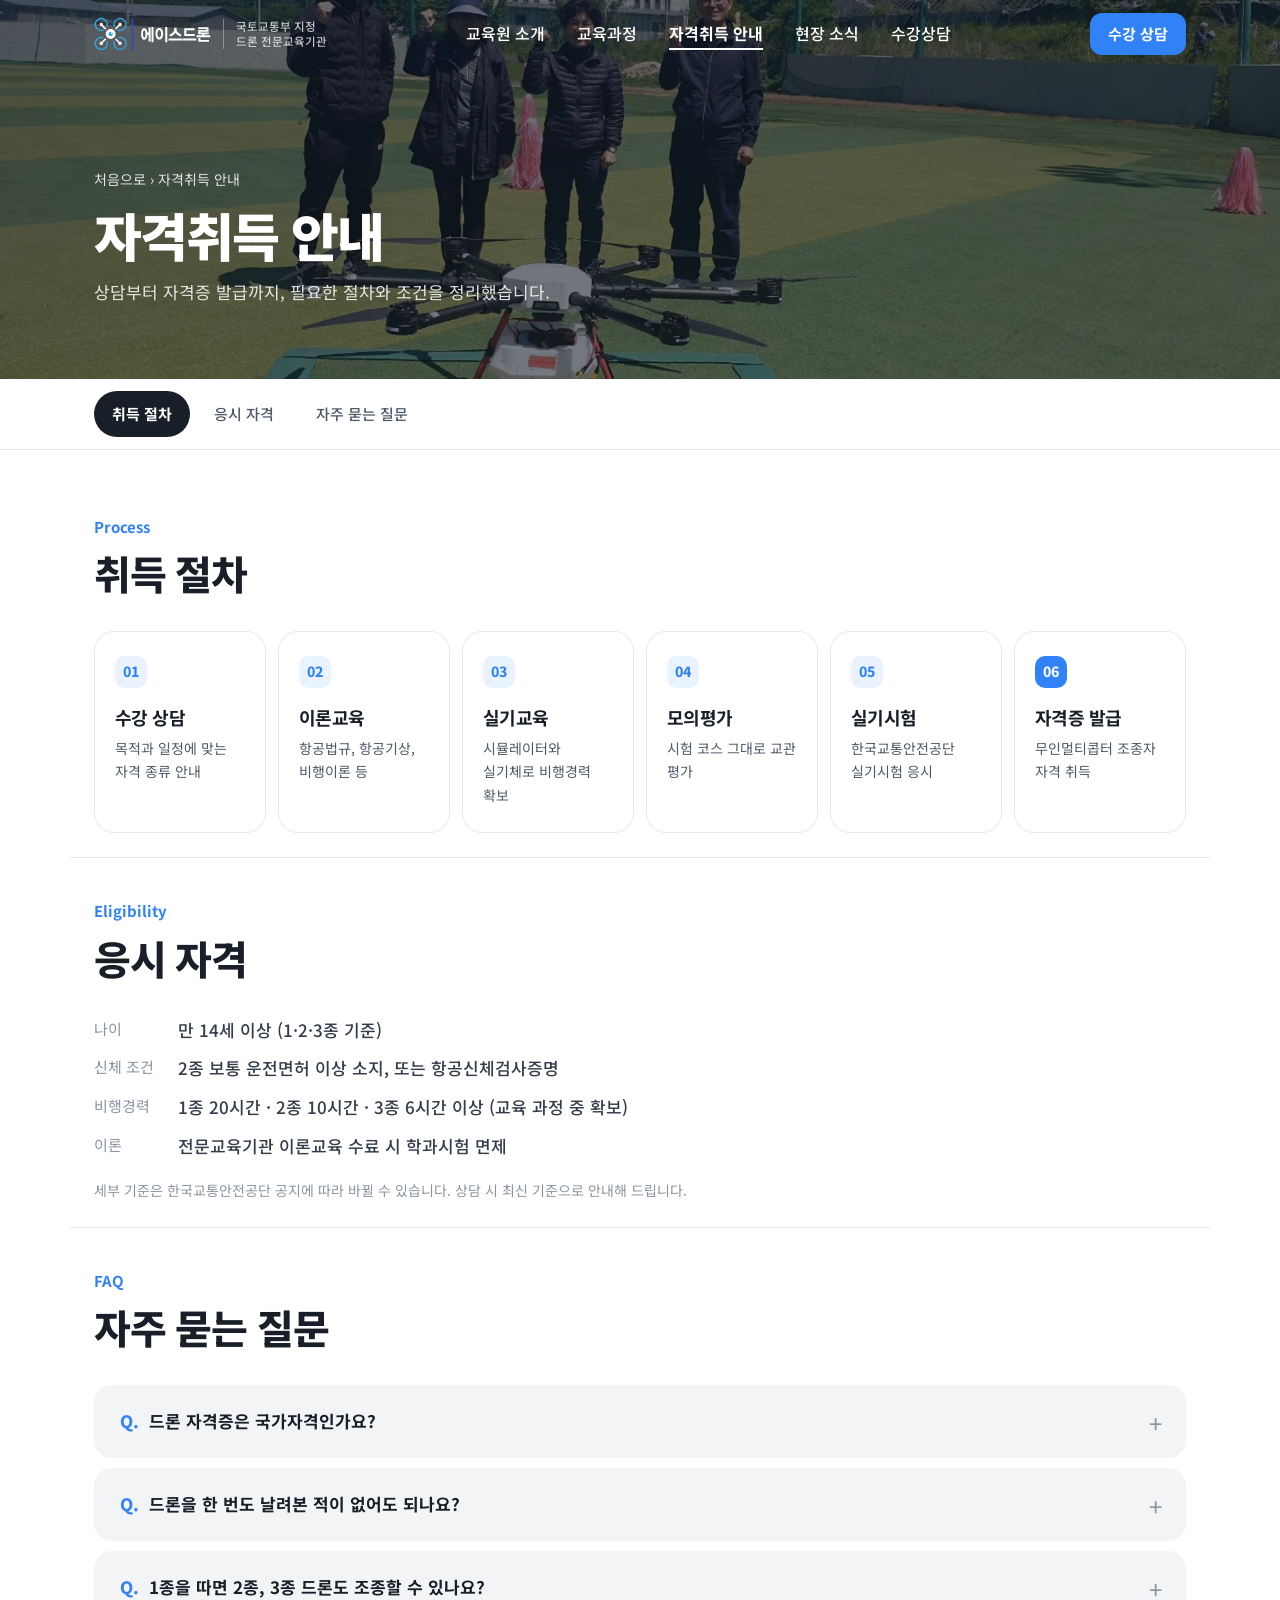
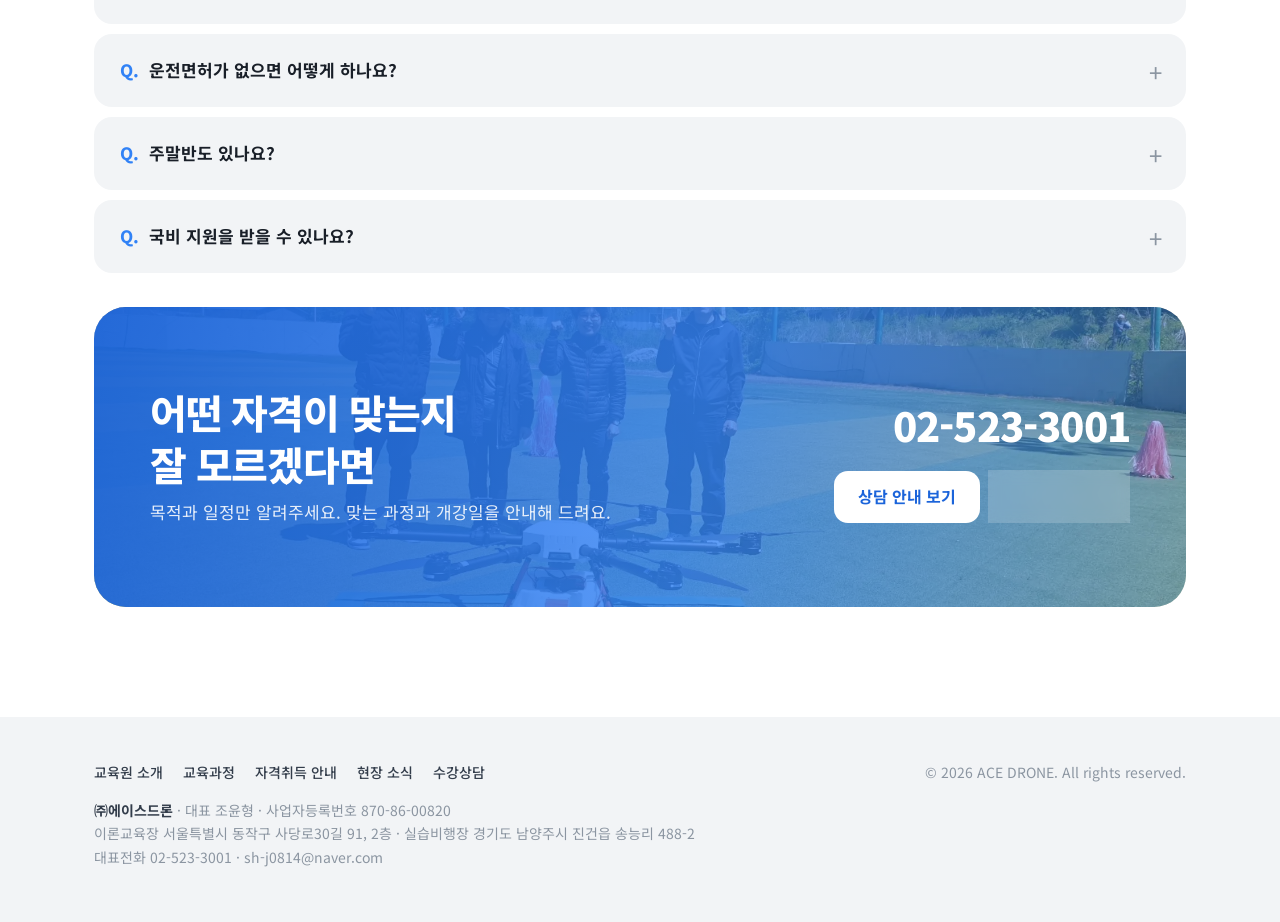
<file: docs/license.html>
<!doctype html>
<html lang="ko">
<head>
<meta charset="utf-8">
<meta name="viewport" content="width=device-width, initial-scale=1, viewport-fit=cover">
<title>자격취득 안내 | 에이스드론</title>
<meta name="claude:viewport-fit-sides" content="cover">
<meta name="naver-site-verification" content="5b5b9a02e9658df27cca956369ace3d30c6db346">
<meta name="google-site-verification" content="nsO2wRqofLVCr-JozCfUf1p5AFdo9hStCAKRzBdhAyA">
<meta name="description" content="드론 자격증(무인멀티콥터 조종자) 취득 절차, 응시 자격, 자주 묻는 질문을 에이스드론이 정리했습니다.">
<link rel="canonical" href="https://www.xn--hy1bs0eh1l1id9rc.com/license.html">
<meta property="og:type" content="website">
<meta property="og:site_name" content="에이스드론">
<meta property="og:title" content="자격취득 안내 | 에이스드론">
<meta property="og:description" content="드론 자격증(무인멀티콥터 조종자) 취득 절차, 응시 자격, 자주 묻는 질문을 에이스드론이 정리했습니다.">
<meta property="og:url" content="https://www.xn--hy1bs0eh1l1id9rc.com/license.html">
<meta property="og:locale" content="ko_KR">
<meta name="robots" content="index, follow">
<script type="application/ld+json">{"@context": "https://schema.org", "@graph": [{"@type": ["EducationalOrganization", "LocalBusiness"], "@id": "https://www.xn--hy1bs0eh1l1id9rc.com/#org", "founder": {"@type": "Person", "name": "조윤형"}, "taxID": "870-86-00820", "name": "㈜에이스드론", "alternateName": ["에이스드론", "에이스드론 교육원", "에이스드론 드론교육원", "ACE DRONE", "Ace Drone"], "url": "https://www.xn--hy1bs0eh1l1id9rc.com/", "email": "sh-j0814@naver.com", "description": "서울 사당 국토교통부 지정 드론 전문교육기관. 무인멀티콥터 1·2·3종 자격 교육, 2023 공단 우수기관 선정.", "award": "2023년 한국교통안전공단 드론 우수 전문교육기관", "knowsAbout": ["드론 자격증", "무인멀티콥터 조종자 자격", "초경량비행장치 조종자", "드론 전문교육기관", "드론 실기시험"], "areaServed": "KR", "image": "https://www.xn--hy1bs0eh1l1id9rc.com/images/office.jpg", "logo": "https://www.xn--hy1bs0eh1l1id9rc.com/images/logo.png", "location": [{"@type": "Place", "name": "에이스드론 이론교육장", "address": {"@type": "PostalAddress", "addressCountry": "KR", "addressRegion": "서울특별시", "addressLocality": "동작구", "streetAddress": "사당로30길 91, 2층"}}, {"@type": "Place", "name": "에이스드론 실습비행장", "address": {"@type": "PostalAddress", "addressCountry": "KR", "addressRegion": "경기도", "addressLocality": "남양주시", "streetAddress": "진건읍 송능리 488-2"}}], "amenityFeature": [{"@type": "LocationFeatureSpecification", "name": "주차 가능", "value": true}], "telephone": "+82-2-523-3001", "address": {"@type": "PostalAddress", "addressCountry": "KR", "addressRegion": "서울특별시", "addressLocality": "동작구", "streetAddress": "사당로30길 91, 2층"}, "sameAs": ["https://pf.kakao.com/_qxjSxaK"]}, {"@type": "BreadcrumbList", "itemListElement": [{"@type": "ListItem", "position": 1, "name": "에이스드론", "item": "https://www.xn--hy1bs0eh1l1id9rc.com/"}, {"@type": "ListItem", "position": 2, "name": "자격취득 안내 | 에이스드론", "item": "https://www.xn--hy1bs0eh1l1id9rc.com/license.html"}]}, {"@type": "FAQPage", "mainEntity": [{"@type": "Question", "name": "드론 자격증은 국가자격인가요?", "acceptedAnswer": {"@type": "Answer", "text": "네. 무인멀티콥터 조종자 자격은 항공안전법에 따라 한국교통안전공단이 발급하는 국가자격입니다."}}, {"@type": "Question", "name": "드론을 한 번도 날려본 적이 없어도 되나요?", "acceptedAnswer": {"@type": "Answer", "text": "네. 대부분의 수강생이 처음 시작하는 분들입니다. 시뮬레이터로 기초를 익힌 뒤 실기체로 넘어갑니다."}}, {"@type": "Question", "name": "1종을 따면 2종, 3종 드론도 조종할 수 있나요?", "acceptedAnswer": {"@type": "Answer", "text": "네. 상위 종류 자격이 있으면 하위 종류 기체도 조종할 수 있습니다."}}, {"@type": "Question", "name": "운전면허가 없으면 어떻게 하나요?", "acceptedAnswer": {"@type": "Answer", "text": "항공신체검사증명을 받아 제출하면 응시할 수 있습니다. 발급 방법은 상담 시 안내해 드립니다."}}, {"@type": "Question", "name": "주말반도 있나요?", "acceptedAnswer": {"@type": "Answer", "text": "현재 주말반은 운영하지 않고 평일반으로 교육합니다."}}, {"@type": "Question", "name": "국비 지원을 받을 수 있나요?", "acceptedAnswer": {"@type": "Answer", "text": "2027년부터 국비 지원 교육이 가능합니다. 세부 일정은 상담 시 안내해 드립니다."}}]}]}</script>
<link rel="preconnect" href="https://fonts.googleapis.com">
<link rel="preconnect" href="https://fonts.gstatic.com" crossorigin>
<link rel="stylesheet" href="https://fonts.googleapis.com/css2?family=Noto+Sans+KR:wght@400;500;700;800;900&display=swap">
<link rel="stylesheet" href="style.css">
</head>
<body>
<header class="top over">
  <div class="wrap">
    <a class="brand" href="index.html" aria-label="에이스드론 처음으로"><svg class="logo" viewBox="36.8 33 83.4 24.2" role="img" aria-label="에이스드론"><title>에이스드론</title><path fill="currentColor" d="M 52.17 45.08 C 52.17 47.02 50.60 48.59 48.67 48.59 C 46.73 48.59 45.16 47.02 45.16 45.08 C 45.16 43.15 46.73 41.58 48.67 41.58 C 50.60 41.58 52.17 43.15 52.17 45.08 "/><path fill="#30a8e1" d="M 46.25 40.46 C 46.01 40.21 45.80 40.01 45.60 39.78 C 45.56 39.74 45.58 39.63 45.60 39.56 C 45.86 38.76 45.87 37.94 45.62 37.15 C 45.39 36.45 44.98 35.86 44.39 35.39 C 43.58 34.75 42.67 34.45 41.64 34.53 C 41.21 34.57 40.80 34.71 40.41 34.89 C 39.67 35.23 39.09 35.75 38.70 36.45 C 38.44 36.93 38.25 37.44 38.21 38.01 C 38.13 39.37 38.63 40.47 39.66 41.31 C 40.18 41.73 40.78 42.05 41.47 42.08 C 41.93 42.09 42.40 42.06 42.86 42.05 C 42.93 42.04 43.01 42.02 43.07 41.98 C 43.20 41.89 43.30 41.92 43.41 42.03 C 43.55 42.19 43.71 42.34 43.86 42.50 C 43.98 42.63 43.96 42.67 43.80 42.73 C 43.03 43.04 42.22 43.13 41.40 43.03 C 40.47 42.93 39.66 42.56 38.94 41.96 C 38.01 41.18 37.45 40.17 37.30 38.98 C 37.12 37.61 37.46 36.37 38.35 35.29 C 38.90 34.63 39.58 34.16 40.38 33.87 C 41.37 33.51 42.37 33.48 43.39 33.79 C 44.13 34.01 44.78 34.40 45.32 34.93 C 45.98 35.58 46.44 36.36 46.63 37.29 C 46.72 37.74 46.79 38.17 46.75 38.62 C 46.68 39.24 46.57 39.84 46.25 40.46 "/><path fill="#30a8e1" d="M 51.57 38.25 C 51.57 38.74 51.57 39.13 51.73 39.50 C 51.79 39.65 51.75 39.77 51.64 39.88 C 51.48 40.02 51.34 40.17 51.19 40.31 C 51.12 40.39 51.06 40.39 51.01 40.28 C 50.62 39.34 50.49 38.39 50.70 37.39 C 50.89 36.44 51.32 35.64 52.00 34.96 C 52.73 34.24 53.60 33.80 54.62 33.64 C 55.87 33.45 57.00 33.72 58.03 34.41 C 58.88 35 59.48 35.78 59.83 36.76 C 60.15 37.70 60.18 38.64 59.93 39.58 C 59.72 40.36 59.33 41.05 58.76 41.63 C 58.21 42.19 57.57 42.62 56.83 42.85 C 55.98 43.11 55.11 43.17 54.24 42.93 C 53.99 42.86 53.75 42.79 53.51 42.72 C 53.36 42.67 53.35 42.59 53.44 42.5 C 53.61 42.32 53.77 42.15 53.95 42 C 54.00 41.95 54.11 41.92 54.17 41.95 C 54.62 42.12 55.09 42.11 55.55 42.11 C 56.33 42.11 57.01 41.81 57.63 41.35 C 58.03 41.07 58.36 40.70 58.60 40.27 C 58.84 39.84 59.06 39.41 59.09 38.91 C 59.12 38.52 59.13 38.12 59.09 37.73 C 59.03 37.13 58.76 36.59 58.41 36.10 C 58.08 35.63 57.64 35.27 57.15 34.99 C 56.71 34.74 56.23 34.59 55.73 34.54 C 54.96 34.46 54.24 34.60 53.57 34.97 C 52.89 35.34 52.34 35.87 51.98 36.58 C 51.69 37.14 51.51 37.71 51.57 38.25 "/><path fill="#30a8e1" d="M 53.36 47.51 C 54.99 46.69 57.41 46.92 58.93 48.69 C 60.62 50.65 60.40 53.43 58.73 55.14 C 57.00 56.90 54.14 57.00 52.30 55.45 C 50.44 53.89 50.23 51.39 51.09 49.72 C 51.32 49.95 51.53 50.17 51.73 50.41 C 51.77 50.46 51.75 50.58 51.72 50.67 C 51.44 51.67 51.49 52.64 52.00 53.58 C 52.38 54.28 52.91 54.80 53.61 55.18 C 54.46 55.64 55.37 55.73 56.28 55.49 C 57.32 55.21 58.12 54.58 58.67 53.61 C 59.14 52.79 59.19 51.93 59.07 51.05 C 59 50.5 58.75 49.98 58.38 49.55 C 58.16 49.28 57.91 49.01 57.63 48.79 C 56.98 48.28 56.23 48 55.39 48 C 54.96 48 54.55 48.05 54.15 48.19 C 54.10 48.21 54.02 48.20 53.98 48.17 C 53.78 47.98 53.58 47.78 53.38 47.57 C 53.37 47.56 53.37 47.53 53.36 47.51 "/><path fill="#30a8e1" d="M 42 56.58 C 41.51 56.50 41.00 56.48 40.54 56.33 C 39.46 55.97 38.58 55.31 37.98 54.33 C 37.63 53.76 37.39 53.16 37.30 52.50 C 37.21 51.81 37.23 51.11 37.45 50.43 C 37.65 49.80 37.95 49.22 38.39 48.71 C 39.00 48.02 39.74 47.53 40.63 47.26 C 41.45 47.02 42.27 46.99 43.10 47.19 C 43.36 47.25 43.60 47.35 43.86 47.44 C 43.96 47.48 43.97 47.54 43.89 47.62 C 43.73 47.78 43.57 47.96 43.39 48.10 C 43.32 48.16 43.20 48.18 43.12 48.16 C 42.40 47.95 41.67 47.91 40.96 48.15 C 40.20 48.39 39.55 48.80 39.04 49.44 C 38.67 49.90 38.42 50.40 38.30 50.94 C 38.13 51.64 38.14 52.36 38.41 53.05 C 38.67 53.70 39.03 54.27 39.57 54.71 C 40.37 55.36 41.28 55.67 42.32 55.59 C 43.49 55.5 44.39 54.93 45.08 54.01 C 45.60 53.32 45.84 52.51 45.78 51.63 C 45.76 51.26 45.73 50.89 45.60 50.54 C 45.57 50.47 45.61 50.35 45.66 50.29 C 45.80 50.12 45.97 49.96 46.13 49.81 C 46.22 49.72 46.28 49.72 46.33 49.85 C 46.65 50.59 46.82 51.35 46.74 52.15 C 46.65 53.16 46.31 54.07 45.64 54.85 C 45.06 55.53 44.35 56.03 43.50 56.32 C 43.02 56.48 42.52 56.57 42.00 56.52 C 42.00 56.54 42 56.56 42 56.58 "/><path fill="currentColor" d="M 55.25 39.48 C 55.08 39.42 54.95 39.53 54.82 39.66 C 54.09 40.39 53.37 41.12 52.64 41.84 C 52.44 42.04 52.42 42.03 52.25 41.82 C 52.15 41.68 52.01 41.57 51.87 41.46 C 51.70 41.33 51.68 41.28 51.83 41.13 C 52.57 40.39 53.31 39.64 54.06 38.91 C 54.18 38.78 54.22 38.67 54.18 38.49 C 54.08 38.04 54.25 37.66 54.59 37.38 C 54.95 37.08 55.34 36.98 55.79 37.19 C 56.23 37.40 56.49 37.73 56.53 38.21 C 56.58 38.92 56.00 39.5 55.25 39.48 "/><path fill="currentColor" d="M 43.19 38.33 C 43.19 38.37 43.19 38.46 43.16 38.54 C 43.08 38.72 43.17 38.83 43.28 38.95 C 44.02 39.68 44.75 40.41 45.48 41.14 C 45.63 41.30 45.62 41.33 45.46 41.47 C 45.30 41.60 45.16 41.75 45.02 41.90 C 44.91 42.04 44.87 42.05 44.74 41.92 C 43.95 41.14 43.17 40.34 42.37 39.57 C 42.30 39.49 42.13 39.48 42.01 39.48 C 41.39 39.48 40.83 38.97 40.81 38.35 C 40.78 37.67 41.31 37.12 41.95 37.08 C 42.60 37.04 43.19 37.62 43.19 38.33 "/><path fill="currentColor" d="M 55.33 52.96 C 54.63 52.95 54.06 52.29 54.17 51.60 C 54.19 51.46 54.16 51.35 54.05 51.23 C 53.29 50.49 52.55 49.74 51.80 48.99 C 51.72 48.91 51.73 48.84 51.80 48.79 C 52.03 48.66 52.20 48.46 52.35 48.25 C 52.43 48.12 52.53 48.18 52.62 48.27 C 53.08 48.73 53.54 49.20 54.00 49.66 C 54.25 49.91 54.51 50.16 54.75 50.42 C 54.88 50.56 55.01 50.61 55.20 50.58 C 55.91 50.51 56.51 51.03 56.53 51.71 C 56.56 52.38 56 52.96 55.33 52.96 "/><path fill="currentColor" d="M 42.10 50.58 C 42.28 50.64 42.42 50.55 42.57 50.40 C 43.29 49.66 44.02 48.94 44.75 48.21 C 44.83 48.12 44.91 48.12 44.97 48.22 C 45.11 48.43 45.27 48.62 45.5 48.76 C 45.60 48.82 45.57 48.91 45.49 49 C 44.98 49.5 44.49 50 43.99 50.50 C 43.77 50.72 43.56 50.94 43.33 51.15 C 43.18 51.28 43.15 51.42 43.17 51.62 C 43.27 52.29 42.73 52.93 42.05 52.96 C 41.54 52.97 41.08 52.66 40.88 52.15 C 40.71 51.72 40.85 51.20 41.22 50.86 C 41.46 50.66 41.75 50.56 42.10 50.58 "/><path fill="var(--logo-hole, #fff)" d="M 48.67 47.29 C 47.5 47.37 46.44 46.25 46.45 45.07 C 46.46 43.87 47.55 42.87 48.67 42.87 C 49.87 42.87 50.91 43.97 50.90 45.12 C 50.89 46.20 49.88 47.37 48.67 47.29 M 48.67 46.60 C 49.5 46.65 50.21 45.90 50.19 45.08 C 50.16 44.23 49.52 43.59 48.67 43.58 C 47.75 43.57 47.18 44.34 47.15 45.02 C 47.11 45.92 47.85 46.65 48.67 46.60 "/><path fill="#30a8e1" d="M 48.67 46.60 C 47.85 46.65 47.11 45.92 47.15 45.02 C 47.18 44.34 47.75 43.57 48.67 43.58 C 49.52 43.59 50.16 44.23 50.19 45.08 C 50.21 45.90 49.49 46.65 48.67 46.60 M 49.20 44.09 C 49.00 44.08 48.79 44.28 48.80 44.48 C 48.80 44.68 48.99 44.88 49.18 44.89 C 49.36 44.89 49.58 44.68 49.59 44.5 C 49.60 44.31 49.39 44.10 49.20 44.09 "/><path fill="var(--logo-hole, #fff)" d="M 49.20 44.09 C 49.39 44.10 49.60 44.31 49.59 44.5 C 49.58 44.68 49.36 44.89 49.18 44.89 C 48.99 44.88 48.80 44.68 48.80 44.48 C 48.79 44.28 49.00 44.08 49.20 44.09 "/><path fill="#2f45c8" d="M 64.78 56.60 L 63.68 56.60 L 63.68 33.59 L 64.78 33.59 Z M 64.78 56.60 "/><path fill="currentColor" d="M 77.74 40.14 L 79.16 40.14 L 79.16 50.92 L 77.74 50.92 Z M 73.19 43.23 C 73.03 42.74 72.83 42.5 72.57 42.5 C 72.30 42.5 72.08 42.74 71.94 43.23 C 71.78 43.72 71.71 44.34 71.71 45.09 C 71.71 45.82 71.78 46.44 71.94 46.94 C 72.08 47.44 72.30 47.70 72.57 47.70 C 72.83 47.70 73.03 47.45 73.19 46.95 C 73.34 46.45 73.42 45.83 73.42 45.09 C 73.42 44.35 73.34 43.73 73.19 43.23 M 75.66 50.43 L 75.66 45.64 L 74.82 45.64 C 74.76 46.75 74.52 47.61 74.11 48.23 C 73.70 48.85 73.18 49.16 72.56 49.16 C 71.89 49.16 71.35 48.80 70.93 48.08 C 70.51 47.37 70.30 46.37 70.30 45.10 C 70.30 43.85 70.51 42.85 70.93 42.13 C 71.35 41.40 71.89 41.04 72.56 41.04 C 73.14 41.04 73.62 41.31 74.02 41.85 C 74.41 42.39 74.66 43.14 74.77 44.07 L 75.66 44.07 L 75.66 40.39 L 77.08 40.39 L 77.08 50.43 Z M 75.66 50.43 "/><path fill="currentColor" d="M 87.50 40.14 L 88.96 40.14 L 88.96 50.92 L 87.50 50.92 Z M 84.25 43.12 C 84.01 42.58 83.69 42.31 83.28 42.31 C 82.87 42.31 82.54 42.58 82.30 43.12 C 82.05 43.67 81.94 44.27 81.94 44.93 C 81.94 45.61 82.05 46.22 82.30 46.76 C 82.54 47.30 82.87 47.57 83.28 47.57 C 83.69 47.57 84.01 47.30 84.25 46.77 C 84.48 46.23 84.60 45.62 84.60 44.93 C 84.60 44.26 84.48 43.66 84.25 43.12 M 85.30 47.89 C 84.80 48.64 84.12 49.02 83.27 49.02 C 82.42 49.02 81.75 48.65 81.25 47.90 C 80.74 47.15 80.49 46.17 80.49 44.94 C 80.49 43.71 80.74 42.72 81.25 41.98 C 81.75 41.24 82.42 40.87 83.27 40.87 C 84.12 40.87 84.80 41.24 85.30 41.99 C 85.80 42.74 86.05 43.73 86.05 44.94 C 86.05 46.15 85.80 47.13 85.30 47.89 "/><path fill="currentColor" d="M 98.21 46.88 C 97.69 46.71 97.08 46.37 96.36 45.85 C 95.65 45.33 95.10 44.75 94.73 44.14 C 94.39 44.74 93.87 45.30 93.17 45.81 C 92.48 46.33 91.83 46.68 91.23 46.87 L 90.28 45.69 C 91.22 45.35 92.06 44.84 92.80 44.16 C 93.54 43.47 93.91 42.65 93.91 41.69 L 93.91 40.64 L 95.54 40.64 L 95.54 41.69 C 95.54 42.65 95.90 43.46 96.60 44.12 C 97.32 44.78 98.16 45.31 99.12 45.69 Z M 89.88 48.31 L 99.57 48.31 L 99.57 49.71 L 89.88 49.71 Z M 89.88 48.31 "/><path fill="currentColor" d="M 101.04 46.50 L 101.04 41.07 L 108.42 41.07 L 108.42 42.48 L 102.52 42.48 L 102.52 45.09 L 108.48 45.09 L 108.48 46.50 Z M 99.85 48.36 L 109.55 48.36 L 109.55 49.75 L 99.85 49.75 Z M 99.85 48.36 "/><path fill="currentColor" d="M 111.05 50.67 L 111.05 47.97 L 112.55 47.97 L 112.55 49.29 L 118.67 49.29 L 118.67 50.67 Z M 109.82 47.38 L 109.82 46.03 L 113.81 46.03 L 113.81 45.33 L 111.00 45.33 L 111.00 42.20 L 116.78 42.20 L 116.78 41.58 L 111.00 41.58 L 111.00 40.29 L 118.32 40.29 L 118.32 43.44 L 112.52 43.44 L 112.52 44.05 L 118.46 44.05 L 118.46 45.33 L 115.44 45.33 L 115.44 46.03 L 119.52 46.03 L 119.52 47.38 Z M 109.82 47.38 "/></svg><span class="brand-tag">국토교통부 지정<br>드론 전문교육기관</span></a>
    <nav aria-label="주요 메뉴"><ul class="gnb"><li><a href="about.html">교육원 소개</a><ul class="sub"><li><a href="about.html#greeting">인사말</a></li><li><a href="about.html#award">우수기관 선정</a></li><li><a href="about.html#facility">시설 안내</a></li></ul></li><li><a href="courses.html">교육과정</a><ul class="sub"><li><a href="courses.html#overview">과정 한눈에 보기</a></li><li><a href="courses.html#grade1">1종 과정</a></li><li><a href="courses.html#grade2">2종 과정</a></li><li><a href="courses.html#grade3">3종 과정</a></li></ul></li><li><a href="license.html" aria-current="page">자격취득 안내</a><ul class="sub"><li><a href="license.html#process">취득 절차</a></li><li><a href="license.html#eligibility">응시 자격</a></li><li><a href="license.html#faq">자주 묻는 질문</a></li></ul></li><li><a href="gallery.html">현장 소식</a><ul class="sub"><li><a href="gallery.html#news">언론 보도</a></li><li><a href="gallery.html#events">교육·행사</a></li><li><a href="gallery.html#students">수료생</a></li><li><a href="gallery.html#places">교육장</a></li></ul></li><li><a href="contact.html">수강상담</a><ul class="sub"><li><a href="contact.html#consult">수강 상담</a></li><li><a href="contact.html#map">오시는 길</a></li></ul></li></ul></nav>
    <a class="btn top-cta" href="contact.html">수강 상담</a>
    <button class="menu-btn" type="button" aria-label="메뉴 열기" aria-expanded="false">☰</button>
  </div>
</header>
<main><section class="page-hero" style="--bg:url('images/hero-grads.webp')">
  <div class="wrap">
    <div class="crumbs"><a href="index.html">처음으로</a> › 자격취득 안내</div>
    <h1>자격취득 안내</h1>
    <p>상담부터 자격증 발급까지, 필요한 절차와 조건을 정리했습니다.</p>
  </div>
</section><div class="subnav-bar"><div class="wrap"><nav class="subnav" aria-label="자격취득 안내 하위 메뉴"><a href="#process" class="on">취득 절차</a><a href="#eligibility">응시 자격</a><a href="#faq">자주 묻는 질문</a></nav></div></div><section class="anchor" id="process"><div class="wrap" style="padding-block:64px 24px">
  <div class="section-title"><h2>취득 절차</h2><p class="eyebrow">Process</p></div>
  <ol class="steps">
  <li><span class="n">01</span><h3>수강 상담</h3><p>목적과 일정에 맞는 자격 종류 안내</p></li>
  <li><span class="n">02</span><h3>이론교육</h3><p>항공법규, 항공기상, 비행이론 등</p></li>
  <li><span class="n">03</span><h3>실기교육</h3><p>시뮬레이터와 실기체로 비행경력 확보</p></li>
  <li><span class="n">04</span><h3>모의평가</h3><p>시험 코스 그대로 교관 평가</p></li>
  <li><span class="n">05</span><h3>실기시험</h3><p>한국교통안전공단 실기시험 응시</p></li>
  <li><span class="n">06</span><h3>자격증 발급</h3><p>무인멀티콥터 조종자 자격 취득</p></li>
</ol>
</div></section><section class="anchor" id="eligibility"><div class="wrap" style="padding-block:40px 24px">
  <div class="section-title"><h2>응시 자격</h2><p class="eyebrow">Eligibility</p></div>
  <dl class="spec" style="max-width:46em">
  <dt>나이</dt><dd>만 14세 이상 (1·2·3종 기준)</dd>
  <dt>신체 조건</dt><dd>2종 보통 운전면허 이상 소지, 또는 항공신체검사증명</dd>
  <dt>비행경력</dt><dd>1종 20시간 · 2종 10시간 · 3종 6시간 이상 (교육 과정 중 확보)</dd>
  <dt>이론</dt><dd>전문교육기관 이론교육 수료 시 학과시험 면제</dd>
</dl>
<p class="note">세부 기준은 한국교통안전공단 공지에 따라 바뀔 수 있습니다. 상담 시 최신 기준으로 안내해 드립니다.</p>
</div></section><section class="anchor" id="faq"><div class="wrap" style="padding-block:40px 24px">
  <div class="section-title"><h2>자주 묻는 질문</h2><p class="eyebrow">FAQ</p></div>
  <div class="faq"><details><summary>드론 자격증은 국가자격인가요?</summary><p>네. 무인멀티콥터 조종자 자격은 항공안전법에 따라 한국교통안전공단이 발급하는 국가자격입니다.</p></details><details><summary>드론을 한 번도 날려본 적이 없어도 되나요?</summary><p>네. 대부분의 수강생이 처음 시작하는 분들입니다. 시뮬레이터로 기초를 익힌 뒤 실기체로 넘어갑니다.</p></details><details><summary>1종을 따면 2종, 3종 드론도 조종할 수 있나요?</summary><p>네. 상위 종류 자격이 있으면 하위 종류 기체도 조종할 수 있습니다.</p></details><details><summary>운전면허가 없으면 어떻게 하나요?</summary><p>항공신체검사증명을 받아 제출하면 응시할 수 있습니다. 발급 방법은 상담 시 안내해 드립니다.</p></details><details><summary>주말반도 있나요?</summary><p>현재 주말반은 운영하지 않고 평일반으로 교육합니다.</p></details><details><summary>국비 지원을 받을 수 있나요?</summary><p>2027년부터 국비 지원 교육이 가능합니다. 세부 일정은 상담 시 안내해 드립니다.</p></details></div>
</div></section></main>
<section class="cta-wrap"><div class="wrap">
  <div class="cta-card" style="--bg:url('images/hero-grads.webp')">
    <div><h2>어떤 자격이 맞는지<br>잘 모르겠다면</h2><p>목적과 일정만 알려주세요. 맞는 과정과 개강일을 안내해 드려요.</p></div>
    <div class="cta-actions"><a class="big" href="tel:02-523-3001">02-523-3001</a><div class="row"><a class="btn light" href="contact.html">상담 안내 보기</a><a class="btn glass" href="https://pf.kakao.com/_qxjSxaK" target="_blank" rel="noopener">카카오톡 문의</a></div></div>
  </div>
</div></section>
<footer>
  <div class="wrap">
    <div>
      <div class="links"><a href="about.html">교육원 소개</a><a href="courses.html">교육과정</a><a href="license.html">자격취득 안내</a><a href="gallery.html">현장 소식</a><a href="contact.html">수강상담</a></div>
      <p style="margin:14px 0 0"><b>㈜에이스드론</b> · 대표 조윤형 · 사업자등록번호 870-86-00820<br>이론교육장 서울특별시 동작구 사당로30길 91, 2층 · 실습비행장 경기도 남양주시 진건읍 송능리 488-2<br>대표전화 02-523-3001 · sh-j0814@naver.com</p>
    </div>
    <div>© 2026 ACE DRONE. All rights reserved.</div>
  </div>
</footer>
<script src="site.js"></script>
</body>
</html>
</file>
<file: docs/style.css>
/* 에이스드론 홈페이지 스타일 (v3)
   Layout: 국내 IT 서비스형 — 넓은 여백, 큰 굵은 제목, 둥근 카드, 밝은 회색 면 + 선명한 파랑 한 가지. 좌측 정렬, 섹션마다 흰색/회색 면 교차 */
[hidden] { display: none !important; }
:root {
  --paper: #ffffff;
  --gray: #f2f4f6;
  --gray-2: #e5e8eb;
  --surface: #ffffff;
  --ink: #191f28;
  --ink-2: #333d4b;
  --ink-soft: #4e5968;
  --muted: #8b95a1;
  --line: #e5e8eb;
  --signal: #3182f6;
  --signal-deep: #1b64da;
  --signal-soft: #e8f3ff;
  --signal-ink: #ffffff;
  --mark: #fff4bf;
  --head: rgba(255, 255, 255, .86);
  --f-body: "Noto Sans KR", "Apple SD Gothic Neo", "Malgun Gothic", sans-serif;
  --f-display: var(--f-body);
  --r-card: 24px;
  --r-btn: 14px;
  --wrap: 1140px;
}
@media (prefers-color-scheme: dark) {
  :root:not([data-theme="light"]) {
    --paper: #101318; --gray: #1a1f27; --gray-2: #262c36; --surface: #1a1f27; --ink: #f2f4f6; --ink-2: #d1d6db;
    --ink-soft: #b0b8c1; --muted: #8b95a1; --line: #2b313b; --signal: #4b93ff; --signal-deep: #2f7cf6; --signal-soft: #17263d;
    --signal-ink: #ffffff; --mark: #3a3410; --head: rgba(16, 19, 24, .86); color-scheme: dark;
  }
}
:root[data-theme="dark"] {
  --paper: #101318; --gray: #1a1f27; --gray-2: #262c36; --surface: #1a1f27; --ink: #f2f4f6; --ink-2: #d1d6db;
  --ink-soft: #b0b8c1; --muted: #8b95a1; --line: #2b313b; --signal: #4b93ff; --signal-deep: #2f7cf6; --signal-soft: #17263d;
  --signal-ink: #ffffff; --mark: #3a3410; --head: rgba(16, 19, 24, .86); color-scheme: dark;
}
* { box-sizing: border-box; }
html { scroll-behavior: smooth; }
body { margin: 0; background: var(--paper); color: var(--ink); font-family: var(--f-body); font-size: 17px; line-height: 1.7; word-break: keep-all; -webkit-font-smoothing: antialiased; }
a { color: inherit; }
img { max-width: 100%; }
h1, h2, h3 { margin: 0; text-wrap: balance; letter-spacing: -0.03em; }
h2 { font-size: clamp(28px, 3.6vw, 40px); font-weight: 800; line-height: 1.3; }
h3 { font-weight: 700; }
p { margin: 0; }
.wrap { max-width: var(--wrap); margin: 0 auto; padding-left: max(24px, env(safe-area-inset-left, 0px)); padding-right: max(24px, env(safe-area-inset-right, 0px)); }
.eyebrow { font-size: 15px; font-weight: 700; color: var(--signal); letter-spacing: 0; margin: 0 0 10px; }
.todo { background: var(--mark); border-bottom: 2px dashed #f59f00; padding: 0 .25em; font-style: normal; }
:focus-visible { outline: 3px solid var(--signal); outline-offset: 3px; border-radius: 6px; }
.num { font-variant-numeric: tabular-nums; }
.note { font-size: 14px; color: var(--muted); margin-top: 14px; }

/* 버튼 */
.btn { display: inline-flex; align-items: center; justify-content: center; gap: 8px; min-height: 52px; padding: 0 24px; border-radius: var(--r-btn); border: 0; background: var(--signal); color: var(--signal-ink); font: inherit; font-size: 16px; font-weight: 700; text-decoration: none; cursor: pointer; transition: background .15s, transform .15s; }
.btn:hover { background: var(--signal-deep); }
.btn:active { transform: scale(.98); }
.btn.ghost { background: var(--gray); color: var(--ink-2); box-shadow: none; }
.btn.ghost:hover { background: var(--gray-2); }
.btn.light { background: #fff; color: var(--signal-deep); }
.btn.light:hover { background: #f2f7ff; }

/* 상단 메뉴 */
body::before { content: ""; position: fixed; inset: 0 0 auto; height: env(safe-area-inset-top, 0px); z-index: 10; background: var(--paper); }
header.top { position: sticky; top: env(safe-area-inset-top, 0px); z-index: 20; background: var(--head); backdrop-filter: saturate(180%) blur(14px); -webkit-backdrop-filter: saturate(180%) blur(14px); border-bottom: 1px solid var(--line); color: var(--ink); }
header.top .wrap { display: flex; align-items: center; justify-content: space-between; gap: 20px; height: 68px; }
.brand { display: flex; align-items: center; gap: 12px; color: var(--ink); text-decoration: none; flex: none; line-height: 1.3; }
.brand svg.logo { display: block; height: 34px; width: auto; }
.brand-tag { font-size: 11.5px; font-weight: 500; color: var(--muted); padding-left: 12px; border-left: 1px solid var(--line); white-space: nowrap; }
.gnb { display: flex; list-style: none; margin: 0; padding: 0; }
.gnb > li { position: relative; }
.gnb > li > a { display: block; padding: 22px 16px; font-size: 16px; font-weight: 500; color: var(--ink-2); text-decoration: none; }
.gnb > li > a:hover, .gnb > li > a[aria-current="page"] { color: var(--signal); }
.gnb > li > a[aria-current="page"] { font-weight: 700; }
.gnb .sub { position: absolute; top: calc(100% - 6px); left: 50%; transform: translate(-50%, 6px); min-width: 170px; list-style: none; margin: 0; padding: 8px; background: var(--surface); border: 1px solid var(--line); border-radius: 16px; box-shadow: 0 16px 40px rgba(0, 27, 55, .12); visibility: hidden; opacity: 0; transition: opacity .15s, transform .15s; }
.gnb > li:hover .sub, .gnb > li:focus-within .sub { visibility: visible; opacity: 1; transform: translate(-50%, 0); }
.gnb .sub a { display: block; padding: 9px 14px; border-radius: 10px; font-size: 15px; color: var(--ink-2); text-decoration: none; white-space: nowrap; }
.gnb .sub a:hover { background: var(--gray); color: var(--signal); }
.top-cta { min-height: 42px; padding: 0 18px; font-size: 15px; border-radius: 12px; flex: none; }
.menu-btn { display: none; width: 44px; height: 44px; border: 0; border-radius: 12px; background: var(--gray); color: var(--ink); font-size: 20px; cursor: pointer; }

/* 메인 히어로 */
.hero { position: relative; overflow: hidden; background: linear-gradient(180deg, var(--signal-soft) 0%, var(--paper) 78%); }
.hero .wrap { display: grid; grid-template-columns: minmax(0, 1fr) minmax(0, 1fr); gap: 56px; align-items: center; padding-block: 84px 96px; }
.pill { display: inline-flex; align-items: center; gap: 8px; padding: 8px 14px 8px 10px; border-radius: 99px; background: var(--surface); border: 1px solid var(--line); font-size: 14px; font-weight: 700; color: var(--ink-2); box-shadow: 0 4px 14px rgba(0, 27, 55, .06); }
.pill .dot { width: 22px; height: 22px; border-radius: 50%; background: var(--signal); color: #fff; display: grid; place-items: center; font-size: 12px; }
.hero h1 { margin-top: 22px; font-size: clamp(40px, 5.4vw, 64px); font-weight: 900; line-height: 1.22; letter-spacing: -0.04em; }
.hero h1 em { font-style: normal; color: var(--signal); }
.hero .lead { margin-top: 22px; font-size: 19px; color: var(--ink-soft); max-width: 30em; }
.hero .actions { display: flex; flex-wrap: wrap; gap: 10px; margin-top: 34px; }
.hero .actions .btn { min-height: 58px; padding: 0 28px; font-size: 17px; }
.trust { display: flex; flex-wrap: wrap; gap: 6px 18px; margin-top: 28px; font-size: 15px; color: var(--ink-soft); }
.trust b { color: var(--ink); }
.hero-visual { position: relative; }
.hero-photo { display: block; width: 100%; aspect-ratio: 5 / 4; max-width: 100%; object-fit: cover; border-radius: 32px; box-shadow: 0 30px 60px rgba(0, 40, 100, .18); }
.float { position: absolute; display: flex; align-items: center; gap: 12px; padding: 14px 18px; border-radius: 18px; background: var(--surface); box-shadow: 0 14px 34px rgba(0, 27, 55, .16); font-size: 14px; color: var(--ink-soft); line-height: 1.4; }
.float b { display: block; font-size: 18px; color: var(--ink); font-weight: 800; }
.float .ic { width: 42px; height: 42px; flex: none; border-radius: 12px; display: grid; place-items: center; background: var(--signal-soft); color: var(--signal); }
.float.f1 { left: -28px; top: 34px; }
.float.f2 { right: -20px; bottom: 30px; }

/* 숫자 */
.stats { padding-block: 8px 0; }
.stats-grid { display: grid; grid-template-columns: repeat(4, minmax(0, 1fr)); gap: 12px; }
.stat { background: var(--gray); border-radius: var(--r-card); padding: 26px 26px 24px; }
.stat b { display: block; font-size: clamp(24px, 2.6vw, 32px); font-weight: 800; letter-spacing: -0.03em; color: var(--ink); font-variant-numeric: tabular-nums; }
.stat b.blue { color: var(--signal); }
.stat span { font-size: 15px; color: var(--ink-soft); }

/* 섹션 */
section.block { padding-block: 110px; }
section.block.gray { background: var(--gray); }
.head { display: flex; justify-content: space-between; align-items: flex-end; gap: 24px; flex-wrap: wrap; margin-bottom: 44px; }
.head .desc { color: var(--ink-soft); max-width: 34em; }
.head a.more { font-size: 16px; font-weight: 700; color: var(--signal); text-decoration: none; white-space: nowrap; }
.head a.more:hover { text-decoration: underline; }

/* 과정 카드 */
.plans { display: grid; grid-template-columns: repeat(3, minmax(0, 1fr)); gap: 16px; }
.plan { position: relative; display: flex; flex-direction: column; gap: 6px; padding: 34px 30px 30px; border-radius: var(--r-card); background: var(--surface); border: 1px solid var(--line); }
.gray .plan { border-color: transparent; }
.plan.best { background: var(--signal); color: #fff; border-color: transparent; box-shadow: 0 24px 48px rgba(49, 130, 246, .3); }
.plan .badge { position: absolute; top: 26px; right: 26px; padding: 4px 10px; border-radius: 99px; background: #fff; color: var(--signal-deep); font-size: 13px; font-weight: 800; }
.plan h3 { font-size: 28px; font-weight: 800; letter-spacing: -0.03em; }
.plan .w { font-size: 15px; color: var(--ink-soft); }
.plan.best .w, .plan.best li { color: rgba(255, 255, 255, .86); }
.plan .price { margin-top: 18px; font-size: 36px; font-weight: 900; letter-spacing: -0.03em; line-height: 1.2; }
.plan .price small { font-size: 16px; font-weight: 600; margin-left: 4px; }
.plan ul { list-style: none; padding: 0; margin: 14px 0 24px; display: grid; gap: 6px; font-size: 15px; color: var(--ink-soft); }
.plan li::before { content: "✓"; margin-right: 8px; color: var(--signal); font-weight: 800; }
.plan.best li::before { color: #fff; }
.plan .btn { margin-top: auto; }
.plan.best .btn { background: #fff; color: var(--signal-deep); }

/* 특징 */
.features { display: grid; grid-template-columns: repeat(3, minmax(0, 1fr)); gap: 16px; }
.feature { padding: 32px 30px; border-radius: var(--r-card); background: var(--gray); }
.gray .feature { background: var(--surface); }
.feature .ic { width: 52px; height: 52px; border-radius: 16px; background: var(--signal-soft); color: var(--signal); display: grid; place-items: center; margin-bottom: 22px; }
.feature h3 { font-size: 21px; margin-bottom: 8px; }
.feature p { color: var(--ink-soft); font-size: 16px; }

/* 절차 */
.steps { list-style: none; padding: 0; margin: 0; display: grid; grid-template-columns: repeat(6, minmax(0, 1fr)); gap: 12px; counter-reset: s; }
.steps li { padding: 24px 20px; border-radius: 20px; background: var(--surface); border: 1px solid var(--line); }
.gray .steps li { border-color: transparent; }
.steps .n { display: inline-grid; place-items: center; width: 32px; height: 32px; border-radius: 10px; background: var(--signal-soft); color: var(--signal); font-size: 14px; font-weight: 800; }
.steps li:last-child .n { background: var(--signal); color: #fff; }
.steps h3 { font-size: 18px; margin: 14px 0 4px; }
.steps p { font-size: 14px; color: var(--ink-soft); }

/* 한눈에 보기 */
.glance { display: grid; grid-template-columns: minmax(0, 1fr) minmax(0, 1.1fr); gap: 48px; padding: 44px; border-radius: 28px; background: var(--gray); }
.glance p { color: var(--ink-soft); margin-top: 14px; }
dl.info { margin: 0; display: grid; grid-template-columns: max-content minmax(0, 1fr); gap: 12px 24px; }
dl.info dt { font-size: 15px; color: var(--muted); }
dl.info dd { margin: 0; font-weight: 500; color: var(--ink-2); }

/* 상담 CTA */
.cta-card { display: flex; justify-content: space-between; align-items: center; gap: 28px; flex-wrap: wrap; padding: 52px 56px; border-radius: 32px; background: linear-gradient(120deg, var(--signal) 0%, #4ea3ff 100%); color: #fff; }
.cta-card h2 { color: #fff; }
.cta-card p { margin-top: 8px; color: rgba(255, 255, 255, .88); }
.cta-card .big { display: block; font-size: clamp(30px, 3.6vw, 40px); font-weight: 900; letter-spacing: -0.02em; color: #fff; text-decoration: none; text-align: right; }
.cta-card .cta-actions { display: flex; flex-direction: column; align-items: flex-end; gap: 12px; }
.cta-card .cta-actions .row { display: flex; gap: 8px; flex-wrap: wrap; justify-content: flex-end; }
.cta-card .btn.glass { background: rgba(255, 255, 255, .18); color: #fff; }
.cta-card .btn.glass:hover { background: rgba(255, 255, 255, .28); }
.cta-wrap { padding-block: 0 110px; }

/* 하위 페이지 머리 */
.page-hero { background: var(--gray); }
.page-hero .wrap { padding-block: 64px 0; }
.crumbs { font-size: 14px; color: var(--muted); margin-bottom: 12px; }
.crumbs a { color: var(--muted); text-decoration: none; }
.crumbs a:hover { color: var(--ink); }
.page-hero h1 { font-size: clamp(34px, 4.6vw, 52px); font-weight: 900; letter-spacing: -0.04em; line-height: 1.2; }
.page-hero p { margin-top: 12px; color: var(--ink-soft); max-width: 40em; }
.subnav { margin-top: 36px; display: flex; gap: 6px; overflow-x: auto; scrollbar-width: none; padding-bottom: 20px; }
.subnav::-webkit-scrollbar { display: none; }
.subnav a { flex: none; padding: 10px 18px; border-radius: 99px; font-size: 15px; font-weight: 500; color: var(--ink-soft); text-decoration: none; background: var(--surface); }
.subnav a:hover { color: var(--ink); }
.subnav a.on { background: var(--ink); color: var(--paper); font-weight: 700; }
.section-title { display: flex; flex-direction: column-reverse; margin-bottom: 32px; }
.section-title .eyebrow { margin: 0 0 8px; }
.anchor { scroll-margin-top: 90px; }
.anchor + .anchor > .wrap { border-top: 1px solid var(--line); }
.prose { max-width: 44em; color: var(--ink-2); }
.prose p { margin: 0 0 1em; }
.signature { margin-top: 28px; font-weight: 700; }
.signature span { font-weight: 400; color: var(--muted); margin-right: 8px; }

/* 카드(시설·표창) */
.cards { display: grid; grid-template-columns: repeat(3, minmax(0, 1fr)); gap: 16px; }
.card { margin: 0; display: flex; flex-direction: column; border-radius: var(--r-card); overflow: hidden; background: var(--gray); }
.card img.ph, .card .ph { display: block; width: 100%; aspect-ratio: 4 / 3; max-width: 100%; object-fit: cover; }
.card .body { padding: 20px 22px 24px; }
.card h3 { font-size: 19px; margin: 4px 0 6px; }
.card p { font-size: 15px; color: var(--ink-soft); }
.card .role { font-size: 13px; font-weight: 700; color: var(--signal); }
.award-card { width: 100%; max-width: 380px; justify-self: center; }
.award-card img { display: block; width: 100%; height: auto; }
.contact { display: grid; grid-template-columns: minmax(0, 1fr) minmax(0, 1fr); gap: 40px; align-items: start; }

/* 과정 표 · 상세 */
.table-scroll { overflow-x: auto; border-radius: 20px; background: var(--surface); border: 1px solid var(--line); }
table { border-collapse: collapse; width: 100%; min-width: 760px; }
th, td { text-align: left; padding: 20px 22px; border-bottom: 1px solid var(--line); vertical-align: top; font-size: 16px; }
thead th { font-size: 14px; font-weight: 500; color: var(--muted); background: var(--gray); }
tbody tr:last-child td { border-bottom: 0; }
td.grade { font-size: 24px; font-weight: 800; white-space: nowrap; letter-spacing: -0.02em; }
td.grade small { display: block; font-size: 13px; font-weight: 400; color: var(--muted); letter-spacing: 0; }
tr.featured td { background: var(--signal-soft); }
.tag { display: inline-block; margin-left: 8px; padding: 2px 8px; border-radius: 99px; background: var(--signal); color: #fff; font-size: 12px; font-weight: 700; vertical-align: middle; letter-spacing: 0; }
.course { display: grid; grid-template-columns: minmax(0, 220px) minmax(0, 1fr); gap: 40px; padding: 36px; margin-top: 16px; border-radius: var(--r-card); background: var(--gray); }
.course .grade-big { font-size: 56px; font-weight: 900; line-height: 1; letter-spacing: -0.04em; color: var(--signal); }
.course .grade-big small { display: block; margin-top: 10px; font-size: 15px; font-weight: 500; color: var(--ink-soft); letter-spacing: 0; }
.spec { margin: 0 0 18px; display: grid; grid-template-columns: max-content minmax(0, 1fr); gap: 10px 24px; }
.spec dt { color: var(--muted); font-size: 15px; }
.spec dd { margin: 0; font-weight: 500; color: var(--ink-2); }
.faq details { border-radius: 18px; background: var(--gray); margin-bottom: 10px; }
.faq summary { cursor: pointer; list-style: none; padding: 22px 56px 22px 26px; font-weight: 700; font-size: 17px; position: relative; }
.faq summary::-webkit-details-marker { display: none; }
.faq summary::before { content: "Q."; color: var(--signal); margin-right: 10px; font-weight: 800; }
.faq summary::after { content: "+"; position: absolute; right: 24px; top: 18px; font-size: 24px; font-weight: 400; color: var(--muted); }
.faq details[open] summary::after { content: "−"; }
.faq details p { padding: 0 26px 24px 54px; color: var(--ink-soft); }

/* 상담 페이지 */
.phone { display: block; margin: 8px 0 24px; font-size: clamp(34px, 5vw, 48px); font-weight: 900; letter-spacing: -0.03em; color: var(--signal); text-decoration: none; }
.mapbox { display: flex; flex-direction: column; justify-content: space-between; gap: 20px; padding: 30px; border-radius: var(--r-card); background: var(--gray); }
.mapbox p { color: var(--ink-soft); }
.maplinks { display: flex; gap: 8px; flex-wrap: wrap; }

/* 바닥글 */
footer { background: var(--gray); color: var(--muted); font-size: 14px; }
footer .wrap { padding-block: 44px 52px; display: flex; justify-content: space-between; gap: 20px; flex-wrap: wrap; }
footer b { color: var(--ink-2); }
footer .links { display: flex; gap: 20px; flex-wrap: wrap; }
footer .links a { color: var(--ink-2); font-weight: 500; text-decoration: none; }
footer .links a:hover { color: var(--signal); }
.cta-band { display: none; }

/* 현장 소식 */
.g-grid { list-style: none; margin: 0; padding: 0; display: grid; grid-template-columns: repeat(3, minmax(0, 1fr)); gap: 28px 18px; }
.g-grid-sm, .g-grid-4 { grid-template-columns: repeat(4, minmax(0, 1fr)); gap: 24px 14px; }
.g-card { display: flex; flex-direction: column; width: 100%; padding: 0; margin: 0; border: 0; background: none; text-align: left; font: inherit; color: inherit; cursor: pointer; text-decoration: none; }
.g-img { position: relative; display: block; aspect-ratio: 4 / 3; max-width: 100%; overflow: hidden; border-radius: 20px; background: var(--gray); }
.g-img img { width: 100%; height: 100%; object-fit: cover; display: block; transition: transform .35s ease; }
.g-card:hover .g-img img, .g-card:focus-visible .g-img img { transform: scale(1.05); }
.g-noimg { display: grid; place-items: center; height: 100%; color: var(--signal); font-weight: 800; }
.g-count { position: absolute; right: 10px; bottom: 10px; background: rgba(25, 31, 40, .7); color: #fff; font-size: 12px; font-weight: 700; padding: 3px 9px; border-radius: 99px; }
.g-cap { display: flex; flex-direction: column; gap: 2px; padding: 12px 4px 0; }
.g-cap b { font-size: 17px; font-weight: 700; line-height: 1.45; letter-spacing: -0.02em; }
.g-grid-sm .g-cap b, .g-grid-4 .g-cap b { font-size: 16px; }
.g-date { font-size: 14px; color: var(--muted); font-variant-numeric: tabular-nums; margin: 0; }
.g-more { margin: 36px auto 0; display: flex; }
.news-list { list-style: none; margin: 0; padding: 0; display: grid; gap: 12px; }
.news-item { width: 100%; display: grid; grid-template-columns: 180px minmax(0, 1fr); gap: 24px; align-items: center; padding: 16px; border: 0; border-radius: 22px; background: var(--gray); text-align: left; font: inherit; color: inherit; cursor: pointer; transition: background .15s; }
.news-item:hover { background: var(--gray-2); }
.news-thumb { display: block; aspect-ratio: 4 / 3; max-width: 100%; border-radius: 14px; overflow: hidden; background: var(--surface); }
.news-thumb img { width: 100%; height: 100%; object-fit: cover; display: block; }
.news-mark { display: grid; place-items: center; height: 100%; font-size: 20px; font-weight: 900; color: var(--signal); letter-spacing: .06em; }
.news-body { display: flex; flex-direction: column; gap: 4px; min-width: 0; }
.news-body b { font-size: 19px; line-height: 1.45; letter-spacing: -0.02em; }
.news-src { font-size: 14px; font-weight: 700; color: var(--signal); }
li[hidden] { display: none; }
.lb { position: fixed; inset: 0; z-index: 60; background: rgba(0, 12, 30, .78); display: flex; align-items: center; justify-content: center; padding: max(16px, env(safe-area-inset-top, 0px)) max(16px, env(safe-area-inset-right, 0px)) max(16px, env(safe-area-inset-bottom, 0px)) max(16px, env(safe-area-inset-left, 0px)); }
.lb-inner { position: relative; width: min(1060px, 100%); max-height: 100%; display: grid; grid-template-columns: minmax(0, 1fr) 320px; background: var(--surface); color: var(--ink); border-radius: 24px; overflow: hidden; }
.lb-stage { position: relative; background: #0d1117; display: grid; place-items: center; min-height: 340px; }
.lb-stage img { max-width: 100%; max-height: 78vh; display: block; object-fit: contain; }
.lb-nav { position: absolute; top: 50%; transform: translateY(-50%); width: 46px; height: 46px; border: 0; border-radius: 50%; background: rgba(255, 255, 255, .9); color: #191f28; font-size: 28px; line-height: 1; cursor: pointer; }
.lb-nav.prev { left: 14px; } .lb-nav.next { right: 14px; }
.lb-info { padding: 32px 28px; overflow-y: auto; display: flex; flex-direction: column; gap: 10px; }
.lb-info h3 { font-size: 22px; line-height: 1.4; }
#lb-text { color: var(--ink-soft); font-size: 16px; }
.lb-links { display: flex; flex-wrap: wrap; gap: 8px; margin-top: 8px; }
.lb-links .btn { min-height: 44px; padding: 0 18px; font-size: 15px; }
.lb-count { margin-top: auto; font-size: 14px; color: var(--muted); }
.lb-close { position: absolute; top: 12px; right: 12px; z-index: 2; width: 40px; height: 40px; border-radius: 50%; border: 0; background: var(--gray); color: var(--ink); font-size: 16px; cursor: pointer; }

/* 팝업 */
.popups { position: fixed; z-index: 50; top: calc(88px + env(safe-area-inset-top, 0px)); left: max(24px, env(safe-area-inset-left, 0px)); display: flex; gap: 16px; align-items: flex-start; flex-wrap: wrap; max-width: calc(100% - 48px); }
.popup { width: 340px; max-width: 100%; background: var(--surface); color: var(--ink); border-radius: 20px; overflow: hidden; box-shadow: 0 24px 60px rgba(0, 12, 30, .35); }
.popup .pop-img { display: block; width: 100%; height: auto; }
.popup .pop-foot { display: flex; justify-content: space-between; background: var(--surface); border-top: 1px solid var(--line); }
.popup .pop-foot button { background: none; border: 0; padding: 14px 18px; font: inherit; font-size: 14px; color: var(--ink-soft); cursor: pointer; }
.popup .pop-foot button + button { font-weight: 700; color: var(--ink); }
.pop-dim { display: none; }

/* 반응형 */
@media (max-width: 1000px) {
  .menu-btn { display: block; }
  .top-cta { display: none; }
  header.top nav { position: static; }
  .gnb { display: none; position: absolute; top: 100%; left: 0; right: 0; flex-direction: column; padding: 8px max(24px, env(safe-area-inset-right, 0px)) 24px max(24px, env(safe-area-inset-left, 0px)); background: var(--paper); border-bottom: 1px solid var(--line); max-height: calc(100vh - 70px); overflow-y: auto; }
  .gnb.open { display: flex; }
  .gnb > li > a { padding: 14px 0 6px; font-size: 18px; font-weight: 700; color: var(--ink); }
  .gnb .sub { position: static; transform: none; visibility: visible; opacity: 1; background: none; border: 0; box-shadow: none; padding: 0 0 8px; display: flex; flex-wrap: wrap; gap: 2px 16px; min-width: 0; }
  .gnb .sub a { padding: 4px 0; color: var(--ink-soft); }
  .gnb .sub a:hover { background: none; }
  .hero .wrap { grid-template-columns: minmax(0, 1fr); gap: 44px; padding-block: 56px 72px; }
  .float.f1 { left: 12px; top: 16px; } .float.f2 { right: 12px; bottom: 16px; }
  .stats-grid { grid-template-columns: repeat(2, minmax(0, 1fr)); }
  .plans, .features { grid-template-columns: minmax(0, 1fr); }
  .steps { grid-template-columns: repeat(2, minmax(0, 1fr)); }
  .glance, .contact { grid-template-columns: minmax(0, 1fr); gap: 28px; }
  .cards { grid-template-columns: repeat(2, minmax(0, 1fr)); }
  .course { grid-template-columns: minmax(0, 1fr); gap: 16px; }
  .g-grid { grid-template-columns: repeat(2, minmax(0, 1fr)); }
  .g-grid-sm, .g-grid-4 { grid-template-columns: repeat(3, minmax(0, 1fr)); }
  .lb-inner { grid-template-columns: minmax(0, 1fr); max-height: calc(100% - 20px); overflow-y: auto; }
  .lb-stage img { max-height: 60vh; }
  .cta-card { padding: 40px 32px; }
  .cta-card .cta-actions { align-items: flex-start; }
  .cta-card .big { text-align: left; }
  .cta-card .cta-actions .row { justify-content: flex-start; }
  section.block { padding-block: 80px; }
}
@media (max-width: 560px) {
  body { font-size: 16px; }
  .wrap { padding-left: max(20px, env(safe-area-inset-left, 0px)); padding-right: max(20px, env(safe-area-inset-right, 0px)); }
  .brand svg.logo { height: 30px; }
  .brand-tag { display: none; }
  .hero .lead { font-size: 17px; }
  .hero .actions .btn { flex: 1 1 auto; }
  .float { padding: 10px 14px; font-size: 12px; }
  .float b { font-size: 15px; }
  .float .ic { width: 34px; height: 34px; }
  .stat { padding: 20px; }
  .steps { grid-template-columns: minmax(0, 1fr); }
  .cards, .g-grid, .g-grid-sm, .g-grid-4 { grid-template-columns: repeat(2, minmax(0, 1fr)); gap: 20px 12px; }
  .cards { grid-template-columns: minmax(0, 1fr); }
  .g-cap b, .g-grid-sm .g-cap b, .g-grid-4 .g-cap b { font-size: 15px; }
  .news-item { grid-template-columns: 100px minmax(0, 1fr); gap: 14px; padding: 12px; }
  .news-body b { font-size: 16px; }
  .glance { padding: 28px 22px; }
  .course { padding: 26px 22px; }
  .cta-card { padding: 34px 24px; border-radius: 24px; }
  section.block { padding-block: 64px; }
  .cta-wrap { padding-block: 0 64px; }
  .pop-dim { display: block; position: fixed; inset: 0; z-index: 49; background: rgba(0, 12, 30, .55); }
  .popups { left: 50%; top: 50%; transform: translate(-50%, -50%); width: calc(100% - 40px); max-width: 360px; max-height: calc(100% - 80px); overflow-y: auto; }
  .popup { width: 100%; }
  .popup + .popup { display: none; }
}
@media (prefers-reduced-motion: reduce) { html { scroll-behavior: auto; } .g-img img, .btn, .gnb .sub { transition: none; } }
.stat b.blue { font-size: clamp(20px, 2.1vw, 26px); line-height: 1.5; }
.hero .wrap { grid-template-columns: minmax(0, 1.08fr) minmax(0, 1fr); }
.hero h1 { font-size: clamp(38px, 5vw, 58px); }

/* ===== v4: 사진 중심 레이아웃 ===== */
header.top.over { position: fixed; left: 0; right: 0; top: env(safe-area-inset-top, 0px); background: transparent; border-bottom-color: transparent; backdrop-filter: none; -webkit-backdrop-filter: none; color: #fff; transition: background .25s, border-color .25s, color .25s; }
header.top.over .brand, header.top.over .gnb > li > a { color: #fff; }
header.top.over .brand-tag { color: rgba(255, 255, 255, .75); border-left-color: rgba(255, 255, 255, .35); }
header.top.over .menu-btn { background: rgba(255, 255, 255, .18); color: #fff; }
header.top.over.solid, header.top.over.open-menu { background: var(--head); border-bottom-color: var(--line); backdrop-filter: saturate(180%) blur(14px); -webkit-backdrop-filter: saturate(180%) blur(14px); }
header.top.over.solid .brand, header.top.over.open-menu .brand { color: var(--ink); }
header.top.over.solid .gnb > li > a, header.top.over.open-menu .gnb > li > a { color: var(--ink-2); }
header.top.over.solid .gnb > li > a[aria-current="page"], header.top.over .gnb > li > a:hover { color: var(--signal); }
header.top.over:not(.solid) .gnb > li > a[aria-current="page"] { color: #fff; text-decoration: underline; text-underline-offset: 8px; text-decoration-thickness: 2px; }
header.top.over.solid .brand-tag, header.top.over.open-menu .brand-tag { color: var(--muted); border-left-color: var(--line); }
header.top.over.solid .menu-btn, header.top.over.open-menu .menu-btn { background: var(--gray); color: var(--ink); }
body::before { background: transparent; }

/* 메인 히어로 슬라이드 */
.hero { position: relative; min-height: clamp(560px, 92vh, 880px); display: flex; align-items: center; background: #0b1324; color: #fff; overflow: hidden; }
.hero .slides { position: absolute; inset: 0; }
.hero .slide { position: absolute; inset: 0; margin: 0; background: var(--bg) center / cover no-repeat; opacity: 0; transform: scale(1.06); transition: opacity 1.2s ease, transform 7s ease; }
.hero .slide.on { opacity: 1; transform: scale(1); }
.hero::after { content: ""; position: absolute; inset: 0; background: linear-gradient(180deg, rgba(5, 12, 26, .6) 0%, rgba(5, 12, 26, .42) 45%, rgba(5, 12, 26, .72) 100%); }
.hero-copy { position: relative; z-index: 2; width: 100%; text-align: center; padding-top: 68px; }
.hero-copy .wrap { display: block; padding-block: 0; }
.hero-kicker { display: inline-block; padding: 8px 16px; border-radius: 99px; background: rgba(255, 255, 255, .16); backdrop-filter: blur(6px); font-size: 15px; font-weight: 700; }
.hero h1 { margin: 22px auto 0; font-size: clamp(38px, 6vw, 76px); font-weight: 900; line-height: 1.18; letter-spacing: -0.04em; color: #fff; text-shadow: 0 2px 24px rgba(0, 0, 0, .25); }
.hero .lead { margin: 22px auto 0; max-width: none; font-size: clamp(16px, 1.6vw, 20px); color: rgba(255, 255, 255, .9); }
.hero .actions { justify-content: center; margin-top: 36px; }
.btn.glass { background: rgba(255, 255, 255, .16); color: #fff; backdrop-filter: blur(6px); box-shadow: inset 0 0 0 1px rgba(255, 255, 255, .35); }
.btn.glass:hover { background: rgba(255, 255, 255, .28); }
.hero-dots { position: absolute; z-index: 3; left: 50%; bottom: 34px; transform: translateX(-50%); display: flex; gap: 8px; }
.hero-dots button { width: 8px; height: 8px; padding: 0; border: 0; border-radius: 99px; background: rgba(255, 255, 255, .45); cursor: pointer; transition: width .3s, background .3s; }
.hero-dots button.on { width: 28px; background: #fff; }
.hero-copy h1, .hero-copy .lead, .hero-kicker { transition: opacity .4s ease; }
.hero.fading .hero-copy h1, .hero.fading .hero-copy .lead, .hero.fading .hero-kicker { opacity: 0; }

/* 큰 문장 */
.statement { padding-block: 130px 110px; text-align: center; }
.statement h2 { font-size: clamp(34px, 5.2vw, 64px); font-weight: 900; line-height: 1.25; letter-spacing: -0.045em; }
.statement h2 em { font-style: normal; color: var(--signal); }
.statement-sub { margin: 26px auto 0; max-width: 40em; font-size: clamp(16px, 1.5vw, 19px); color: var(--ink-soft); }
.big-stats { margin-top: 72px; display: grid; grid-template-columns: repeat(4, minmax(0, 1fr)); gap: 12px; }
.big-stats div { padding: 30px 16px; border-radius: var(--r-card); background: var(--gray); }
.big-stats b { display: block; font-size: clamp(28px, 3.4vw, 44px); font-weight: 900; letter-spacing: -0.04em; color: var(--ink); line-height: 1.2; }
.big-stats b small { font-size: .5em; margin-left: 2px; font-weight: 800; }
.big-stats div:first-child b { color: var(--signal); }
.big-stats span { display: block; margin-top: 6px; font-size: 15px; color: var(--ink-soft); }

/* 큰 사진 타일 */
.tiles-sec { padding-block: 0 110px; }
.tiles { display: grid; grid-template-columns: minmax(0, 1.35fr) minmax(0, 1fr); grid-template-rows: repeat(2, minmax(220px, 1fr)); gap: 16px; }
.tile { position: relative; display: flex; align-items: flex-end; min-height: 240px; border-radius: 28px; overflow: hidden; color: #fff; text-decoration: none; background: #0b1324 var(--bg) center / cover no-repeat; isolation: isolate; }
.tile::before { content: ""; position: absolute; inset: 0; z-index: -1; background: inherit; transition: transform .6s ease; }
.tile::after { content: ""; position: absolute; inset: 0; z-index: -1; background: linear-gradient(180deg, transparent 35%, rgba(5, 12, 26, .72) 100%); }
.tile:hover::before { transform: scale(1.05); }
.tile.t-big { grid-row: span 2; min-height: 500px; }
.tile-copy { padding: 30px 32px; display: flex; flex-direction: column; gap: 6px; }
.tile-copy small { font-size: 15px; font-weight: 700; color: rgba(255, 255, 255, .85); }
.tile-copy b { font-size: clamp(22px, 2.4vw, 32px); font-weight: 800; line-height: 1.3; letter-spacing: -0.03em; }

/* 상담 카드: 사진 배경 */
.cta-card { position: relative; overflow: hidden; isolation: isolate; background: #0b1324 var(--bg) center / cover no-repeat; min-height: 300px; }
.cta-card::before { content: ""; position: absolute; inset: 0; z-index: -1; background: linear-gradient(100deg, rgba(27, 100, 218, .94) 0%, rgba(49, 130, 246, .8) 55%, rgba(49, 130, 246, .35) 100%); }

/* 하위 페이지 머리: 사진 배경 */
.page-hero { position: relative; color: #fff; background: #0b1324 var(--bg) center / cover no-repeat; isolation: isolate; }
.page-hero::before { content: ""; position: absolute; inset: 0; z-index: -1; background: linear-gradient(180deg, rgba(5, 12, 26, .6) 0%, rgba(5, 12, 26, .55) 100%); }
.page-hero .wrap { padding-block: 168px 72px; }
.page-hero h1 { color: #fff; }
.page-hero p, .crumbs, .crumbs a { color: rgba(255, 255, 255, .85); }
.crumbs a:hover { color: #fff; }
.subnav-bar { position: sticky; top: calc(68px + env(safe-area-inset-top, 0px)); z-index: 15; background: var(--head); backdrop-filter: saturate(180%) blur(14px); -webkit-backdrop-filter: saturate(180%) blur(14px); border-bottom: 1px solid var(--line); }
.subnav { margin: 0; padding: 12px 0; }
.subnav a { background: transparent; }
.subnav a:hover { background: var(--gray); }
.anchor { scroll-margin-top: 150px; }

@media (max-width: 1000px) {
  header.top.over .gnb { background: var(--paper); }
  header.top.over .gnb > li > a { color: var(--ink); }
  header.top.over .gnb .sub a { color: var(--ink-soft); }
  .big-stats { grid-template-columns: repeat(2, minmax(0, 1fr)); }
  .tiles { grid-template-columns: minmax(0, 1fr); grid-template-rows: none; }
  .tile.t-big { grid-row: auto; min-height: 340px; }
  .statement { padding-block: 96px 80px; }
  .tiles-sec { padding-block: 0 80px; }
}
@media (max-width: 560px) {
  .hero { min-height: 620px; }
  .hero .lead br, .statement-sub br { display: none; }
  .hero .actions .btn { flex: 1 1 140px; }
  .statement { padding-block: 72px 64px; }
  .big-stats { margin-top: 44px; gap: 10px; }
  .big-stats div { padding: 22px 12px; }
  .tile-copy { padding: 22px; }
  .page-hero .wrap { padding-block: 128px 48px; }
  .tiles-sec { padding-block: 0 64px; }
}
@media (prefers-reduced-motion: reduce) { .hero .slide, .tile::before { transition: none; transform: none; } }
/* 휴대폰에서는 세로용 사진 사용 (--bg-m) */
@media (max-width: 700px) { .hero .slide { background-image: var(--bg-m, var(--bg)); } }
/* 휴대폰: 휴대폰용 사진(--bg-m)이 있으면 그 사진을 쓰고, 글은 아래쪽에 배치 */
@media (max-width: 700px) {
  .hero .slide { background-image: var(--bg-m, var(--bg)); background-position: center top; }
  .hero { align-items: flex-end; min-height: 100svh; max-height: 860px; }
  .hero-copy { padding: 0 0 84px; }
  .hero h1 { font-size: 34px; }
  .hero::after { background: linear-gradient(180deg, rgba(5, 12, 26, .45) 0%, rgba(5, 12, 26, .05) 30%, rgba(5, 12, 26, .55) 55%, rgba(5, 12, 26, .88) 100%); }
}
</file>
